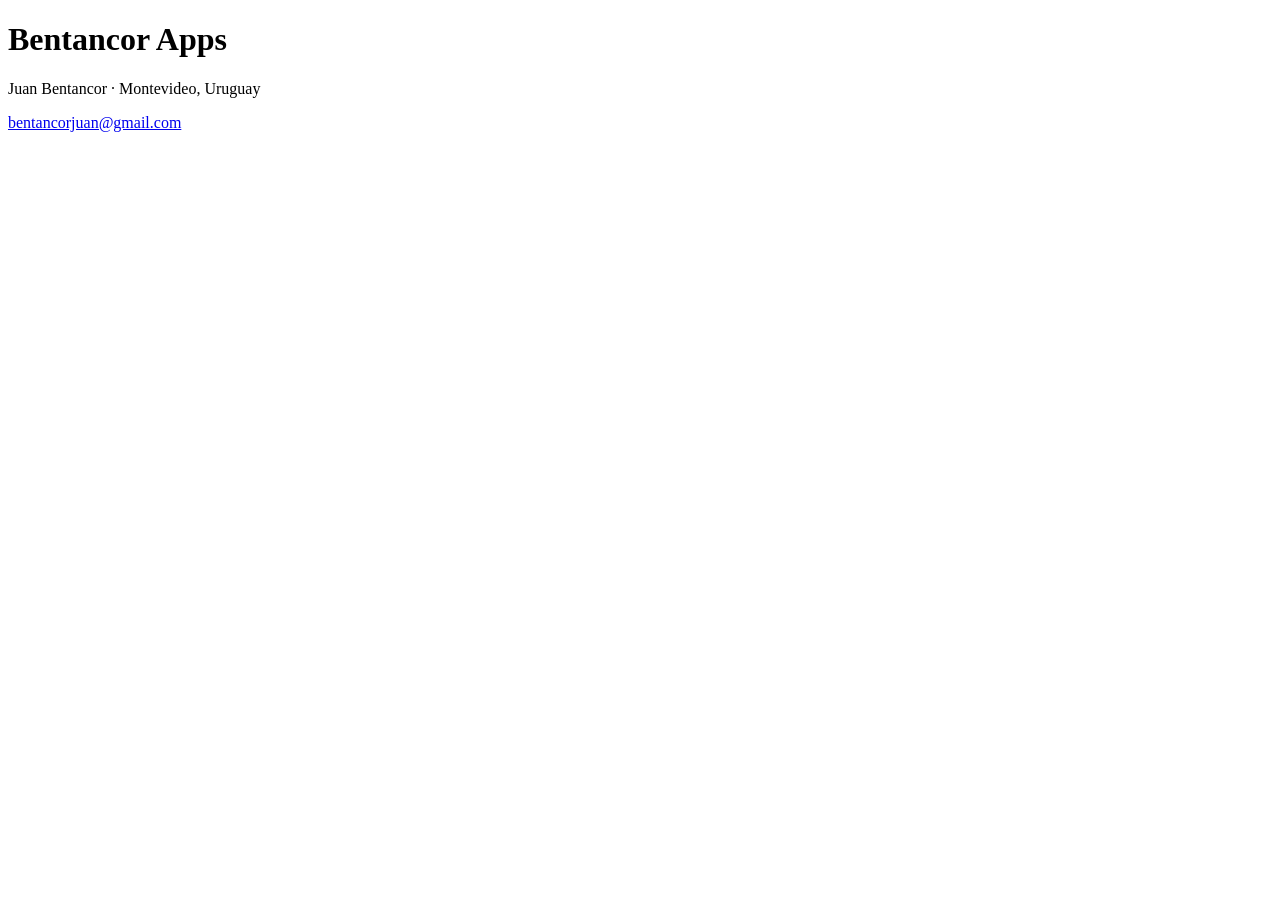
<file: index.html>
﻿<!DOCTYPE html>
<html lang="es">
<head><meta charset="utf-8"><title>Bentancor Apps</title></head>
<body>
  <h1>Bentancor Apps</h1>
  <p>Juan Bentancor · Montevideo, Uruguay</p>
  <p><a href="mailto:bentancorjuan@gmail.com">bentancorjuan@gmail.com</a></p>
</body>
</html>
</file>
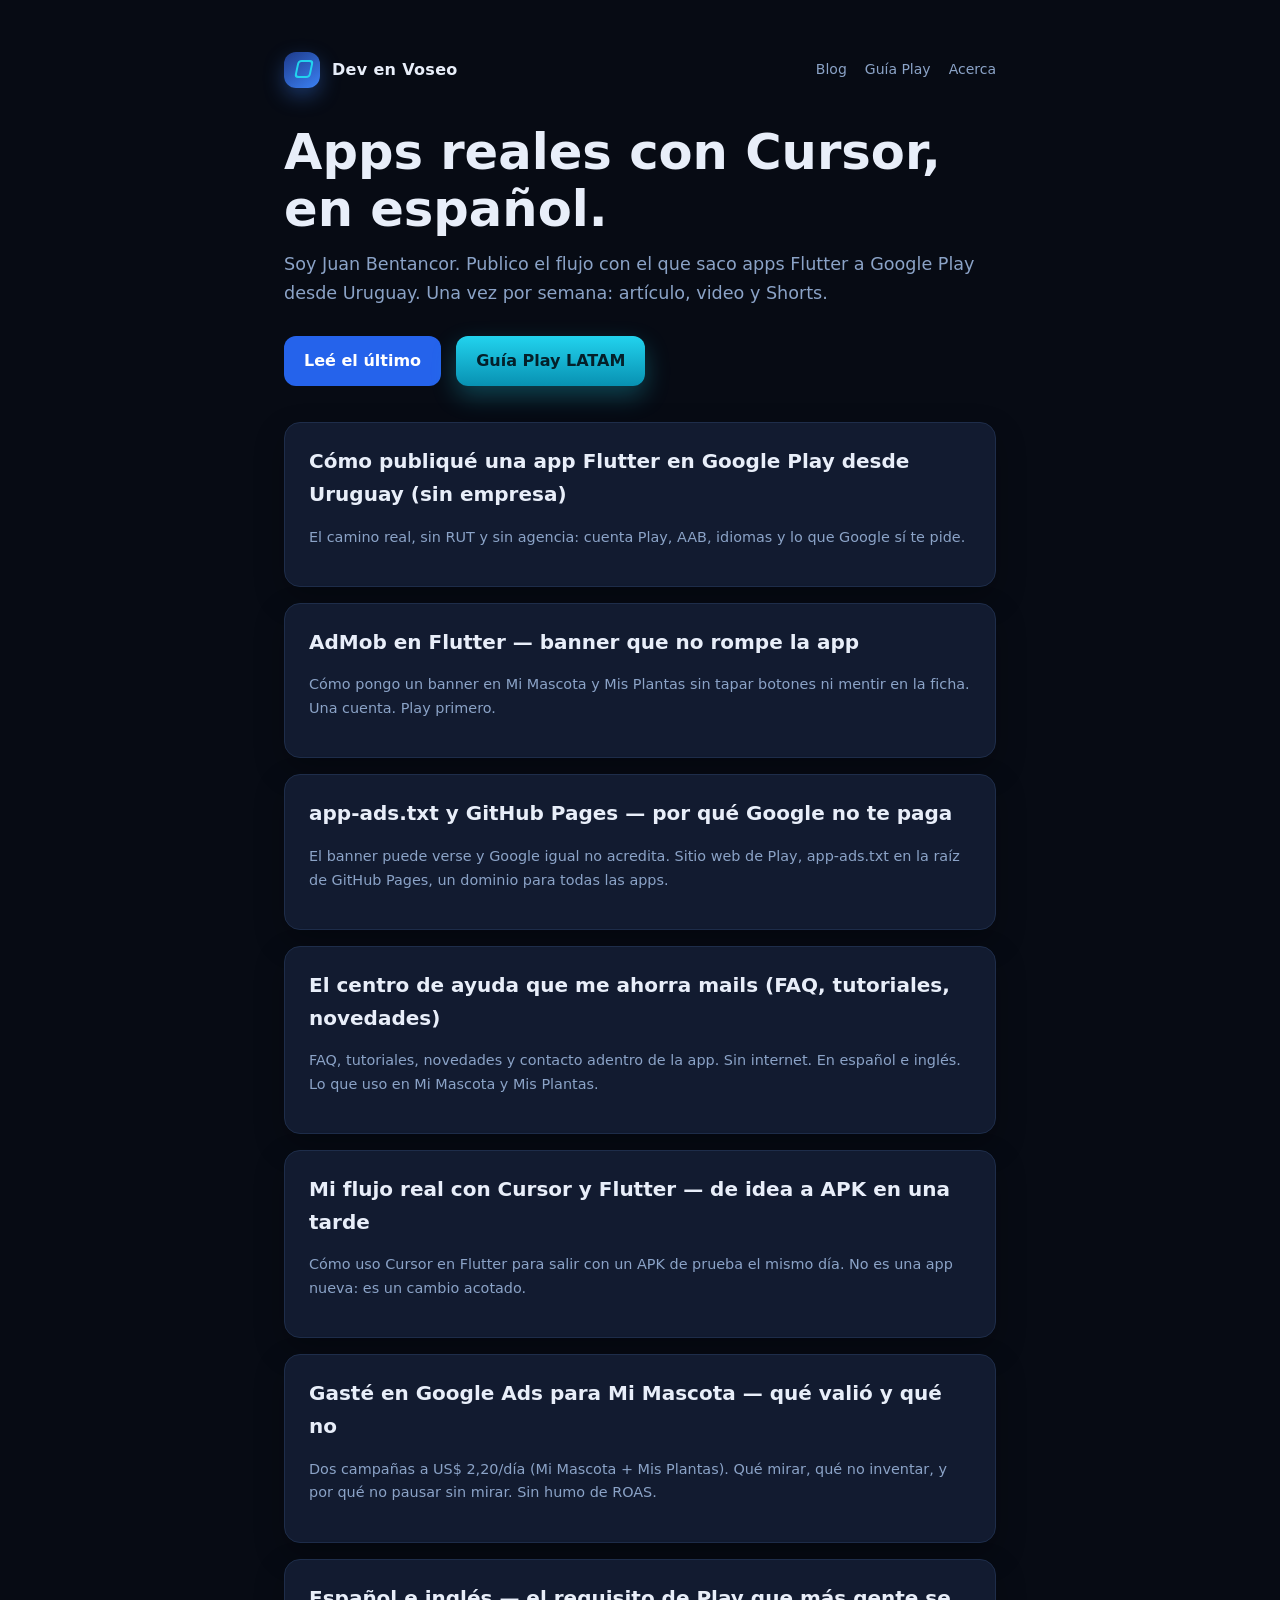
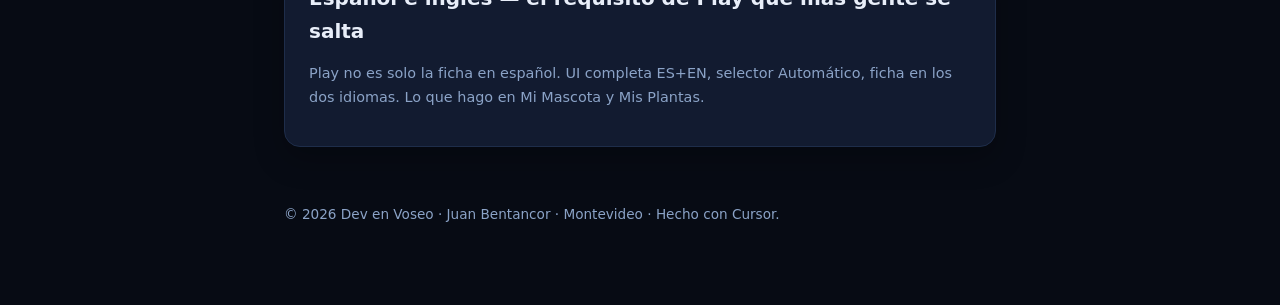
<file: dev-en-voseo/index.html>
<!DOCTYPE html>
<html lang="es">
<head>
<meta charset="utf-8">
<meta name="viewport" content="width=device-width, initial-scale=1">
<title>Blog · Dev en Voseo</title>
<meta name="description" content="Tutoriales Flutter y Cursor en español rioplatense.">
<link rel="stylesheet" href="./estilos.css">
</head>
<body>
<div class="wrap">
<header class="site">
  <a class="brand" href="./"><span class="logo"></span>Dev en Voseo</a>
  <nav>
    <a href="./">Blog</a>
    <a href="./guia.html">Guía Play</a>
    <a href="./acerca.html">Acerca</a>
  </nav>
</header>

<section class="hero">
  <h1>Apps reales con Cursor, en español.</h1>
  <p>Soy Juan Bentancor. Publico el flujo con el que saco apps Flutter a Google Play desde Uruguay. Una vez por semana: artículo, video y Shorts.</p>
  <a class="btn" href="./publicar-app-flutter-google-play-uruguay.html">Leé el último</a>
  <a class="btn btn-cta" href="./guia.html" style="margin-left:10px">Guía Play LATAM</a>
</section>
<div class="grid"><article class="card"><h2><a href="./publicar-app-flutter-google-play-uruguay.html">Cómo publiqué una app Flutter en Google Play desde Uruguay (sin empresa)</a></h2><p class="muted">El camino real, sin RUT y sin agencia: cuenta Play, AAB, idiomas y lo que Google sí te pide.</p></article><article class="card"><h2><a href="./admob-flutter-banner-discreto.html">AdMob en Flutter — banner que no rompe la app</a></h2><p class="muted">Cómo pongo un banner en Mi Mascota y Mis Plantas sin tapar botones ni mentir en la ficha. Una cuenta. Play primero.</p></article><article class="card"><h2><a href="./app-ads-txt-github-pages.html">app-ads.txt y GitHub Pages — por qué Google no te paga</a></h2><p class="muted">El banner puede verse y Google igual no acredita. Sitio web de Play, app-ads.txt en la raíz de GitHub Pages, un dominio para todas las apps.</p></article><article class="card"><h2><a href="./centro-ayuda-apps-flutter.html">El centro de ayuda que me ahorra mails (FAQ, tutoriales, novedades)</a></h2><p class="muted">FAQ, tutoriales, novedades y contacto adentro de la app. Sin internet. En español e inglés. Lo que uso en Mi Mascota y Mis Plantas.</p></article><article class="card"><h2><a href="./cursor-flutter-flujo-diario.html">Mi flujo real con Cursor y Flutter — de idea a APK en una tarde</a></h2><p class="muted">Cómo uso Cursor en Flutter para salir con un APK de prueba el mismo día. No es una app nueva: es un cambio acotado.</p></article><article class="card"><h2><a href="./google-ads-app-mascotas.html">Gasté en Google Ads para Mi Mascota — qué valió y qué no</a></h2><p class="muted">Dos campañas a US$ 2,20/día (Mi Mascota + Mis Plantas). Qué mirar, qué no inventar, y por qué no pausar sin mirar. Sin humo de ROAS.</p></article><article class="card"><h2><a href="./i18n-espanol-ingles-google-play.html">Español e inglés — el requisito de Play que más gente se salta</a></h2><p class="muted">Play no es solo la ficha en español. UI completa ES+EN, selector Automático, ficha en los dos idiomas. Lo que hago en Mi Mascota y Mis Plantas.</p></article></div>

<footer>© 2026 Dev en Voseo · Juan Bentancor · Montevideo · Hecho con Cursor.</footer>
</div>
</body>
</html>
</file>
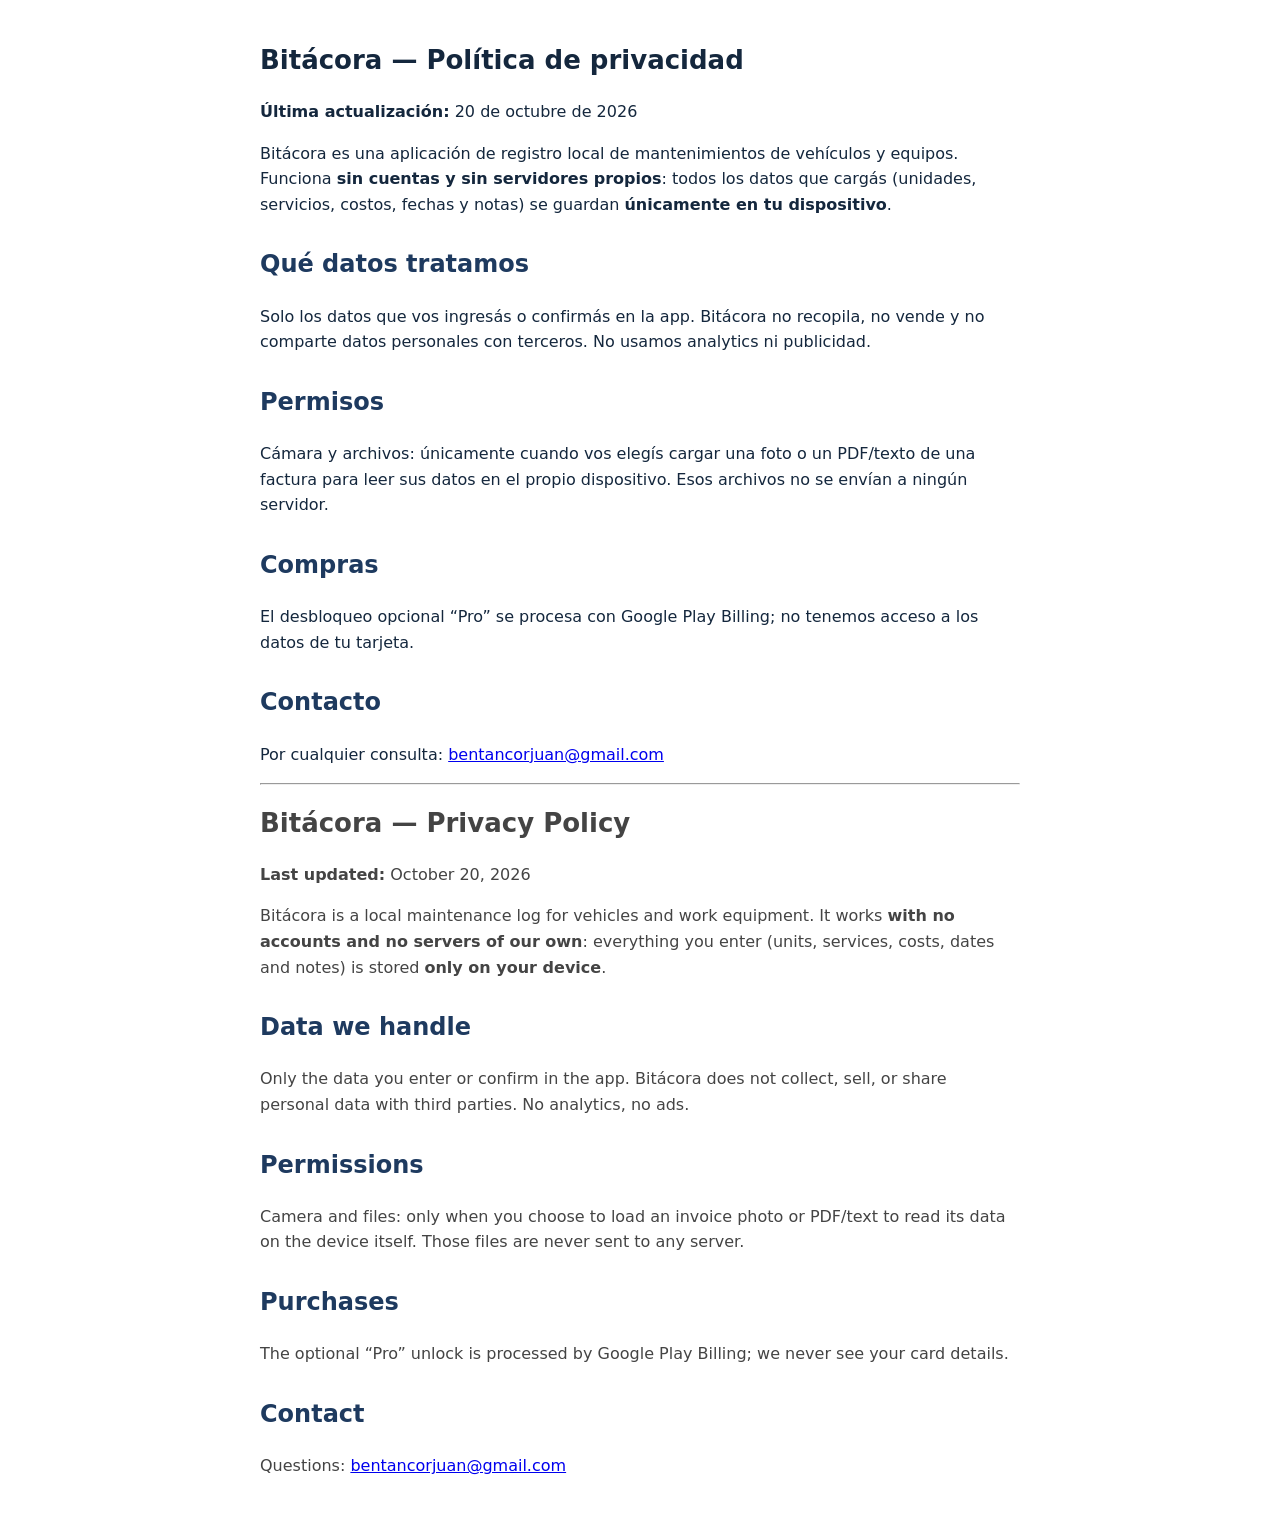
<file: bitacora-privacy.html>
<!doctype html>
<html lang="es">
<head>
<meta charset="utf-8">
<meta name="viewport" content="width=device-width, initial-scale=1">
<title>Bitácora — Política de privacidad / Privacy Policy</title>
<style>
body{font-family:system-ui,Segoe UI,Roboto,sans-serif;max-width:760px;margin:40px auto;padding:0 20px;line-height:1.6;color:#14273D}
h1{font-size:26px}h2{margin-top:28px;color:#1E3A5F}.en{color:#444}
</style>
</head>
<body>
<h1>Bitácora — Política de privacidad</h1>
<p><strong>Última actualización:</strong> 20 de octubre de 2026</p>
<p>Bitácora es una aplicación de registro local de mantenimientos de vehículos y equipos. Funciona <strong>sin cuentas y sin servidores propios</strong>: todos los datos que cargás (unidades, servicios, costos, fechas y notas) se guardan <strong>únicamente en tu dispositivo</strong>.</p>
<h2>Qué datos tratamos</h2>
<p>Solo los datos que vos ingresás o confirmás en la app. Bitácora no recopila, no vende y no comparte datos personales con terceros. No usamos analytics ni publicidad.</p>
<h2>Permisos</h2>
<p>Cámara y archivos: únicamente cuando vos elegís cargar una foto o un PDF/texto de una factura para leer sus datos en el propio dispositivo. Esos archivos no se envían a ningún servidor.</p>
<h2>Compras</h2>
<p>El desbloqueo opcional “Pro” se procesa con Google Play Billing; no tenemos acceso a los datos de tu tarjeta.</p>
<h2>Contacto</h2>
<p>Por cualquier consulta: <a href="mailto:bentancorjuan@gmail.com">bentancorjuan@gmail.com</a></p>

<hr>
<div class="en">
<h1>Bitácora — Privacy Policy</h1>
<p><strong>Last updated:</strong> October 20, 2026</p>
<p>Bitácora is a local maintenance log for vehicles and work equipment. It works <strong>with no accounts and no servers of our own</strong>: everything you enter (units, services, costs, dates and notes) is stored <strong>only on your device</strong>.</p>
<h2>Data we handle</h2>
<p>Only the data you enter or confirm in the app. Bitácora does not collect, sell, or share personal data with third parties. No analytics, no ads.</p>
<h2>Permissions</h2>
<p>Camera and files: only when you choose to load an invoice photo or PDF/text to read its data on the device itself. Those files are never sent to any server.</p>
<h2>Purchases</h2>
<p>The optional “Pro” unlock is processed by Google Play Billing; we never see your card details.</p>
<h2>Contact</h2>
<p>Questions: <a href="mailto:bentancorjuan@gmail.com">bentancorjuan@gmail.com</a></p>
</div>
</body>
</html>
</file>
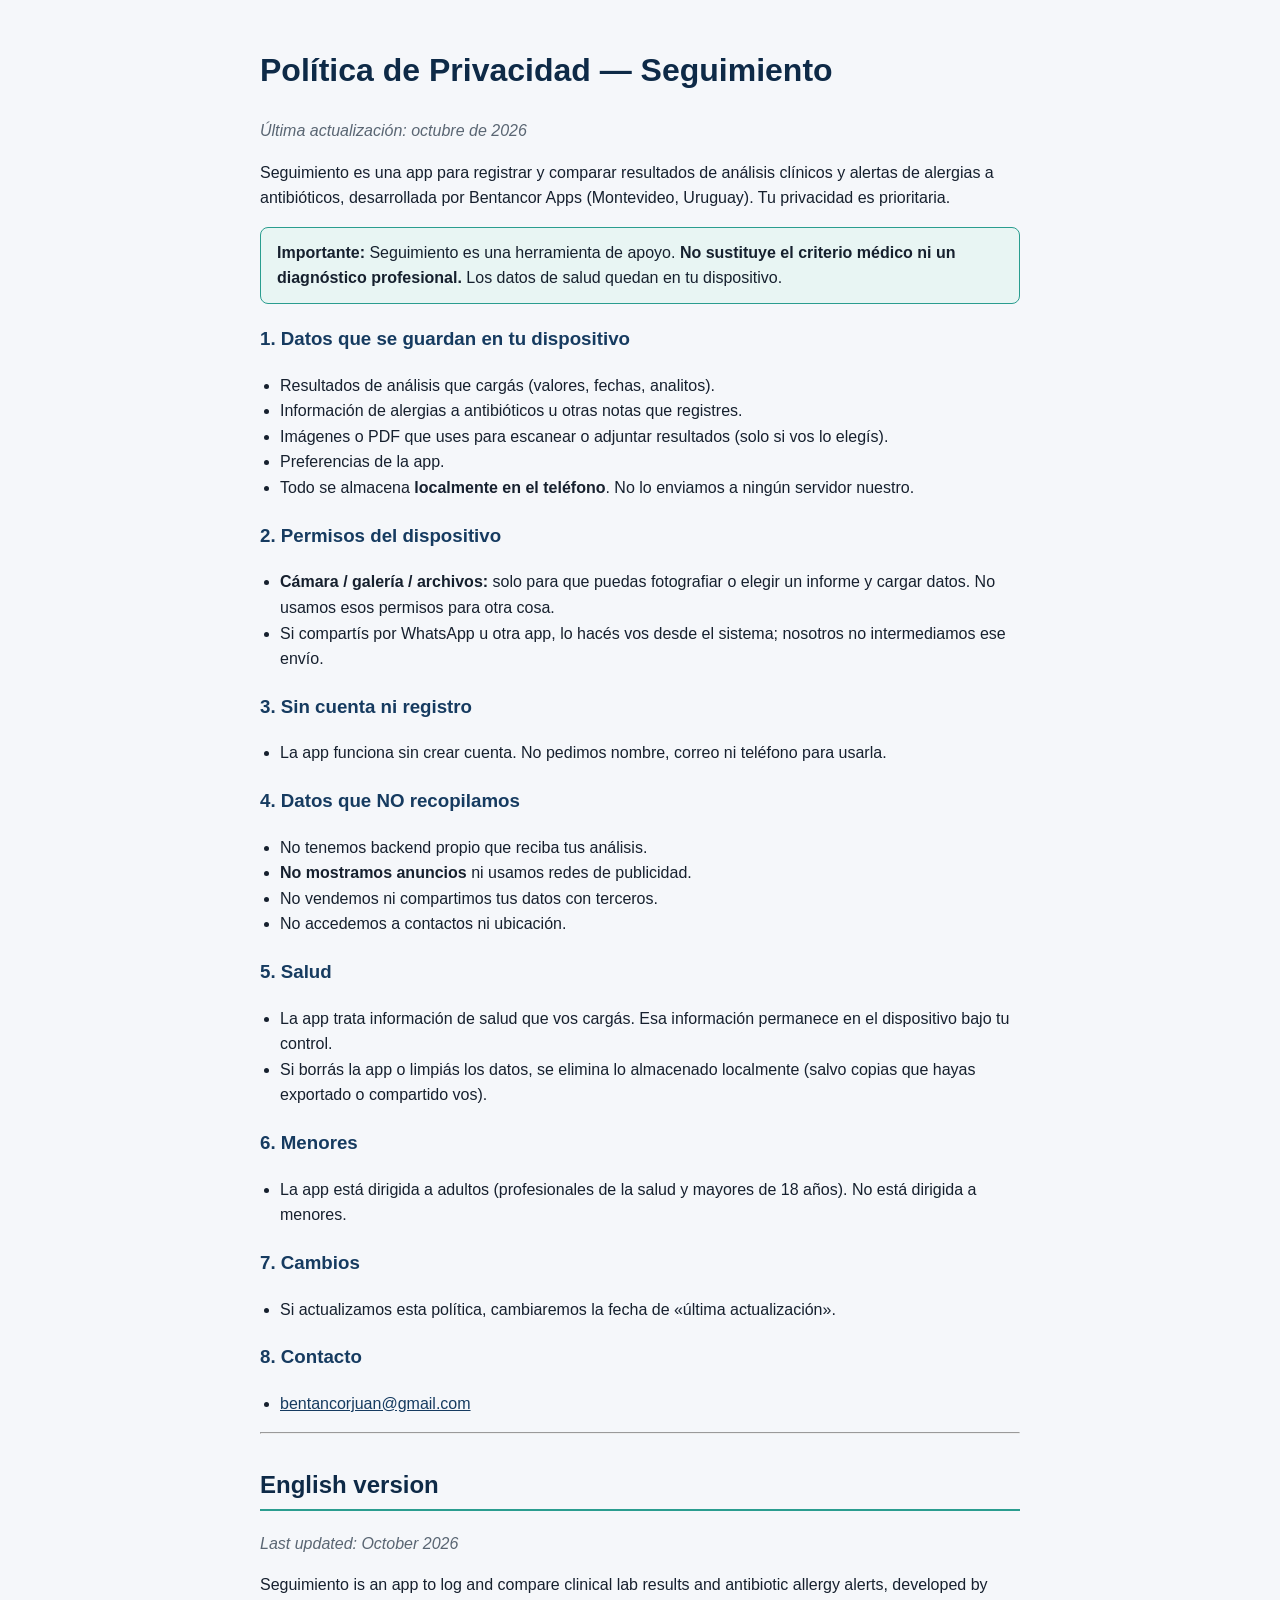
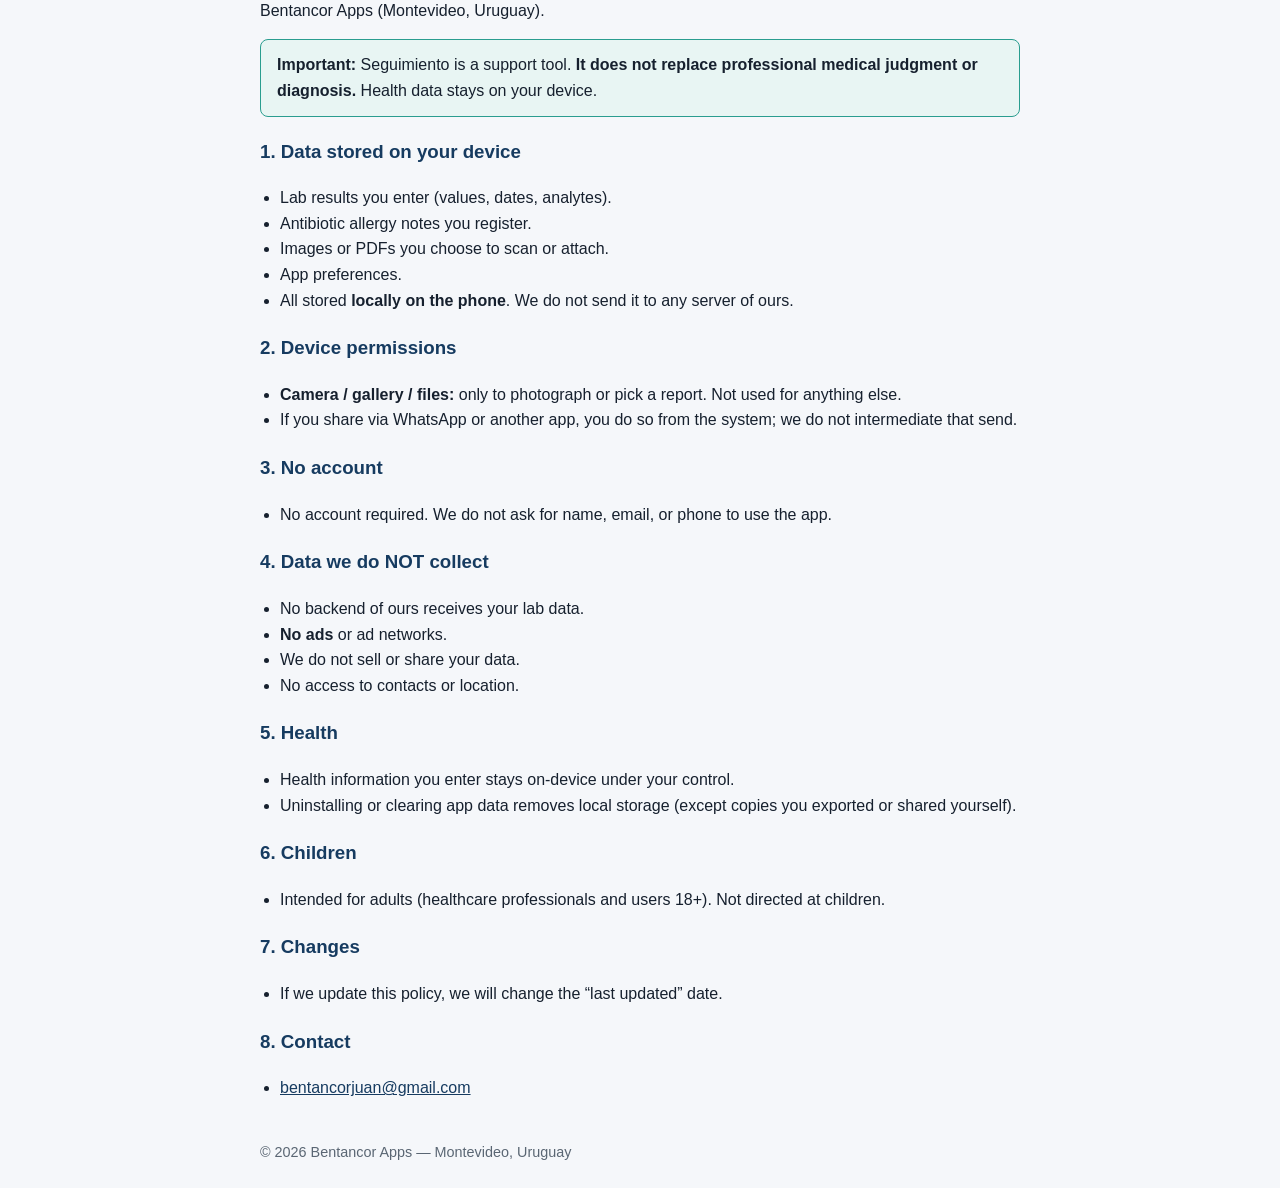
<file: seguimiento-privacy.html>
<!DOCTYPE html>
<html lang="es">
<head>
  <meta charset="UTF-8">
  <meta name="viewport" content="width=device-width, initial-scale=1.0">
  <title>Política de Privacidad - Seguimiento</title>
  <style>
    body { font-family: -apple-system, Segoe UI, Roboto, Arial, sans-serif; line-height: 1.6; color: #16202e; max-width: 760px; margin: 0 auto; padding: 24px; background: #f5f7fa; }
    h1 { color: #0e2a47; }
    h2 { color: #0e2a47; margin-top: 32px; border-bottom: 2px solid #2a9d8f; padding-bottom: 4px; }
    h3 { color: #163b60; margin-top: 20px; }
    .updated { color: #5a6673; font-style: italic; }
    .aviso { background: #e8f5f3; border: 1px solid #2a9d8f; border-radius: 8px; padding: 12px 16px; margin: 16px 0; }
    ul { padding-left: 20px; }
    a { color: #163b60; }
    footer { margin-top: 40px; font-size: 0.9em; color: #5a6673; }
  </style>
</head>
<body>
  <h1>Política de Privacidad — Seguimiento</h1>
  <p class="updated">Última actualización: octubre de 2026</p>
  <p>Seguimiento es una app para registrar y comparar resultados de análisis clínicos y alertas de alergias a antibióticos, desarrollada por Bentancor Apps (Montevideo, Uruguay). Tu privacidad es prioritaria.</p>

  <div class="aviso">
    <strong>Importante:</strong> Seguimiento es una herramienta de apoyo. <strong>No sustituye el criterio médico ni un diagnóstico profesional.</strong> Los datos de salud quedan en tu dispositivo.
  </div>

  <h3>1. Datos que se guardan en tu dispositivo</h3>
  <ul>
    <li>Resultados de análisis que cargás (valores, fechas, analitos).</li>
    <li>Información de alergias a antibióticos u otras notas que registres.</li>
    <li>Imágenes o PDF que uses para escanear o adjuntar resultados (solo si vos lo elegís).</li>
    <li>Preferencias de la app.</li>
    <li>Todo se almacena <strong>localmente en el teléfono</strong>. No lo enviamos a ningún servidor nuestro.</li>
  </ul>

  <h3>2. Permisos del dispositivo</h3>
  <ul>
    <li><strong>Cámara / galería / archivos:</strong> solo para que puedas fotografiar o elegir un informe y cargar datos. No usamos esos permisos para otra cosa.</li>
    <li>Si compartís por WhatsApp u otra app, lo hacés vos desde el sistema; nosotros no intermediamos ese envío.</li>
  </ul>

  <h3>3. Sin cuenta ni registro</h3>
  <ul>
    <li>La app funciona sin crear cuenta. No pedimos nombre, correo ni teléfono para usarla.</li>
  </ul>

  <h3>4. Datos que NO recopilamos</h3>
  <ul>
    <li>No tenemos backend propio que reciba tus análisis.</li>
    <li><strong>No mostramos anuncios</strong> ni usamos redes de publicidad.</li>
    <li>No vendemos ni compartimos tus datos con terceros.</li>
    <li>No accedemos a contactos ni ubicación.</li>
  </ul>

  <h3>5. Salud</h3>
  <ul>
    <li>La app trata información de salud que vos cargás. Esa información permanece en el dispositivo bajo tu control.</li>
    <li>Si borrás la app o limpiás los datos, se elimina lo almacenado localmente (salvo copias que hayas exportado o compartido vos).</li>
  </ul>

  <h3>6. Menores</h3>
  <ul>
    <li>La app está dirigida a adultos (profesionales de la salud y mayores de 18 años). No está dirigida a menores.</li>
  </ul>

  <h3>7. Cambios</h3>
  <ul>
    <li>Si actualizamos esta política, cambiaremos la fecha de «última actualización».</li>
  </ul>

  <h3>8. Contacto</h3>
  <ul>
    <li><a href="mailto:bentancorjuan@gmail.com">bentancorjuan@gmail.com</a></li>
  </ul>

  <hr>

  <h2>English version</h2>
  <p class="updated">Last updated: October 2026</p>
  <p>Seguimiento is an app to log and compare clinical lab results and antibiotic allergy alerts, developed by Bentancor Apps (Montevideo, Uruguay).</p>

  <div class="aviso">
    <strong>Important:</strong> Seguimiento is a support tool. <strong>It does not replace professional medical judgment or diagnosis.</strong> Health data stays on your device.
  </div>

  <h3>1. Data stored on your device</h3>
  <ul>
    <li>Lab results you enter (values, dates, analytes).</li>
    <li>Antibiotic allergy notes you register.</li>
    <li>Images or PDFs you choose to scan or attach.</li>
    <li>App preferences.</li>
    <li>All stored <strong>locally on the phone</strong>. We do not send it to any server of ours.</li>
  </ul>

  <h3>2. Device permissions</h3>
  <ul>
    <li><strong>Camera / gallery / files:</strong> only to photograph or pick a report. Not used for anything else.</li>
    <li>If you share via WhatsApp or another app, you do so from the system; we do not intermediate that send.</li>
  </ul>

  <h3>3. No account</h3>
  <ul><li>No account required. We do not ask for name, email, or phone to use the app.</li></ul>

  <h3>4. Data we do NOT collect</h3>
  <ul>
    <li>No backend of ours receives your lab data.</li>
    <li><strong>No ads</strong> or ad networks.</li>
    <li>We do not sell or share your data.</li>
    <li>No access to contacts or location.</li>
  </ul>

  <h3>5. Health</h3>
  <ul>
    <li>Health information you enter stays on-device under your control.</li>
    <li>Uninstalling or clearing app data removes local storage (except copies you exported or shared yourself).</li>
  </ul>

  <h3>6. Children</h3>
  <ul><li>Intended for adults (healthcare professionals and users 18+). Not directed at children.</li></ul>

  <h3>7. Changes</h3>
  <ul><li>If we update this policy, we will change the “last updated” date.</li></ul>

  <h3>8. Contact</h3>
  <ul><li><a href="mailto:bentancorjuan@gmail.com">bentancorjuan@gmail.com</a></li></ul>

  <footer>© 2026 Bentancor Apps — Montevideo, Uruguay</footer>
</body>
</html>
</file>
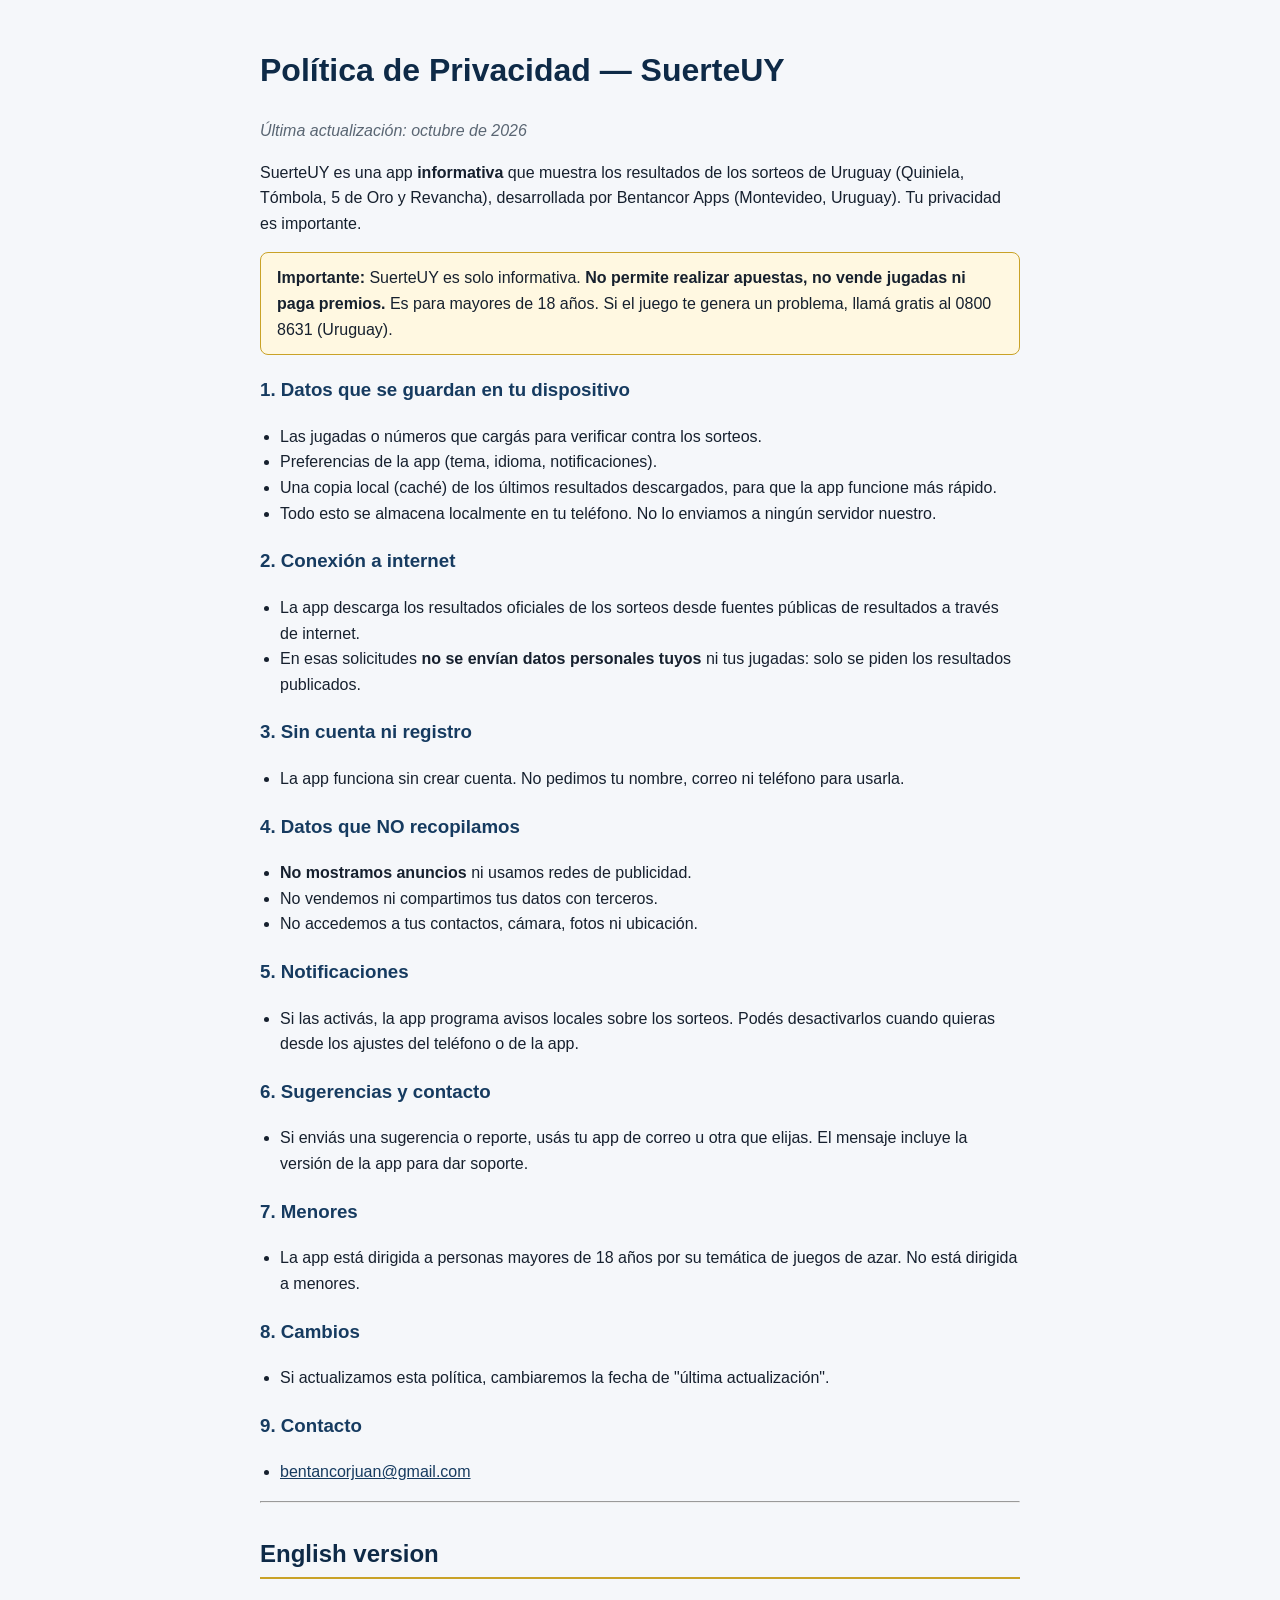
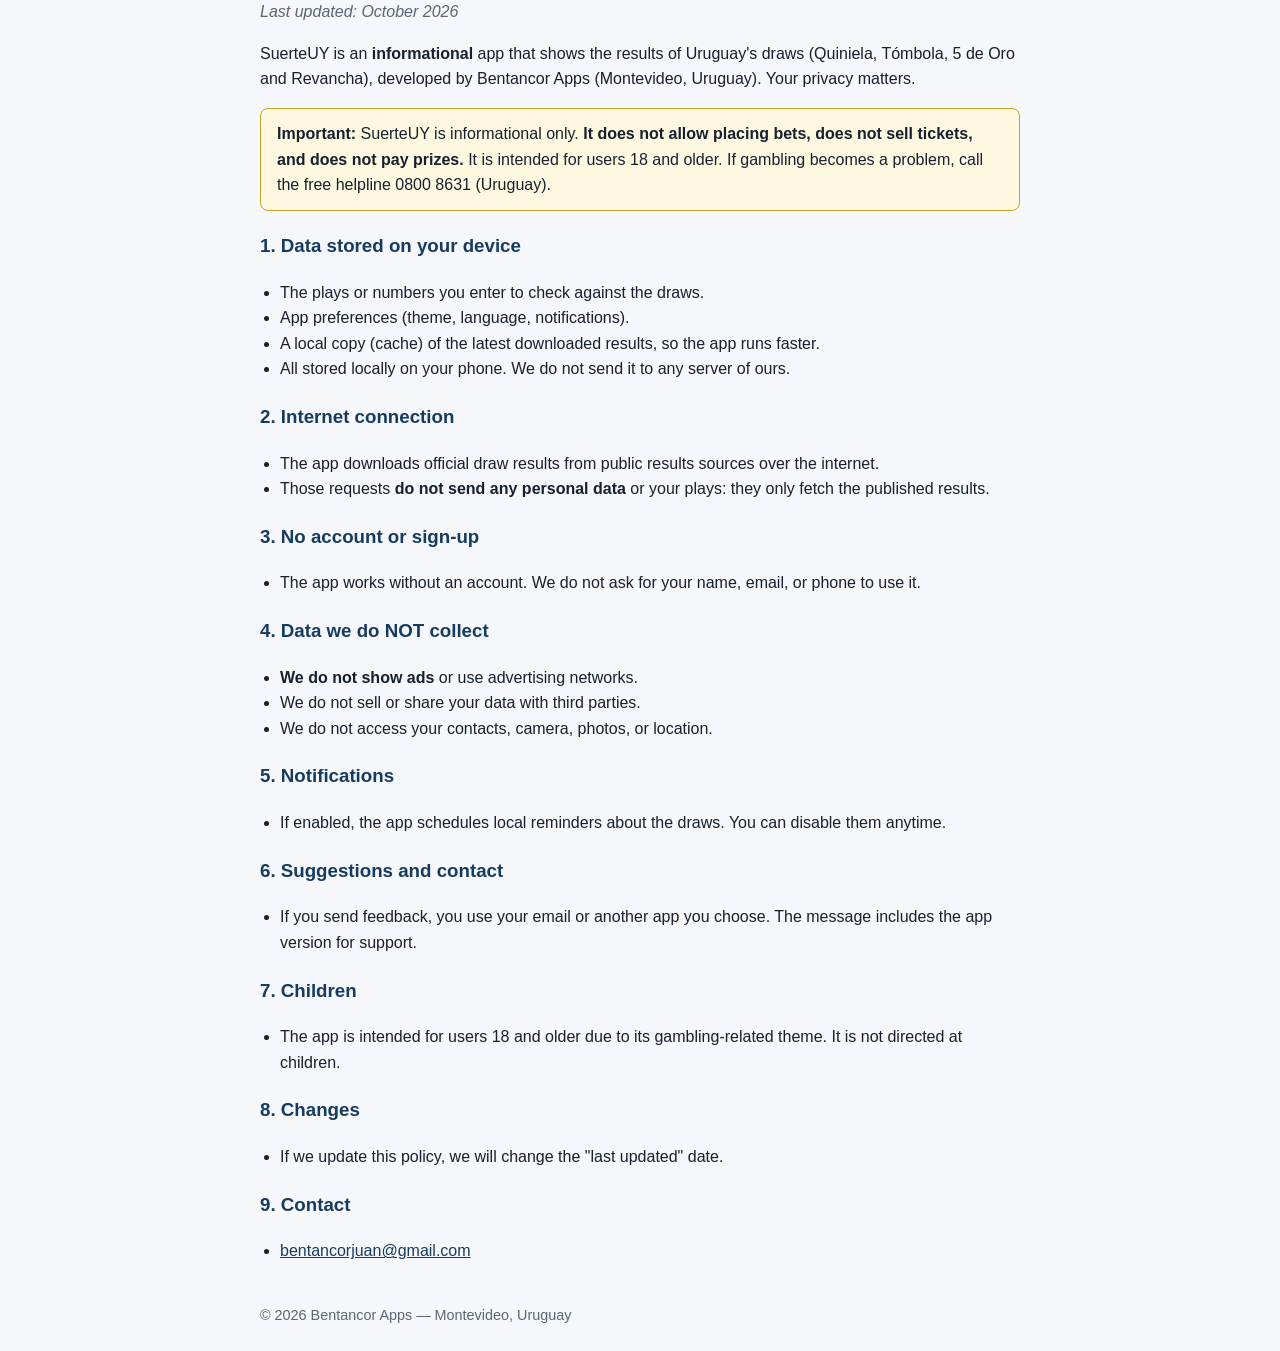
<file: suerteuy-privacy.html>
<!DOCTYPE html>
<html lang="es">
<head>
  <meta charset="UTF-8">
  <meta name="viewport" content="width=device-width, initial-scale=1.0">
  <title>Política de Privacidad - SuerteUY</title>
  <style>
    body { font-family: -apple-system, Segoe UI, Roboto, Arial, sans-serif; line-height: 1.6; color: #16202e; max-width: 760px; margin: 0 auto; padding: 24px; background: #f5f7fa; }
    h1 { color: #0e2a47; }
    h2 { color: #0e2a47; margin-top: 32px; border-bottom: 2px solid #c9a227; padding-bottom: 4px; }
    h3 { color: #163b60; margin-top: 20px; }
    .updated { color: #5a6673; font-style: italic; }
    .aviso { background: #fff8e1; border: 1px solid #c9a227; border-radius: 8px; padding: 12px 16px; margin: 16px 0; }
    ul { padding-left: 20px; }
    a { color: #163b60; }
    footer { margin-top: 40px; font-size: 0.9em; color: #5a6673; }
  </style>
</head>
<body>
  <h1>Política de Privacidad — SuerteUY</h1>
  <p class="updated">Última actualización: octubre de 2026</p>
  <p>SuerteUY es una app <strong>informativa</strong> que muestra los resultados de los sorteos de Uruguay (Quiniela, Tómbola, 5 de Oro y Revancha), desarrollada por Bentancor Apps (Montevideo, Uruguay). Tu privacidad es importante.</p>

  <div class="aviso">
    <strong>Importante:</strong> SuerteUY es solo informativa. <strong>No permite realizar apuestas, no vende jugadas ni paga premios.</strong> Es para mayores de 18 años. Si el juego te genera un problema, llamá gratis al 0800 8631 (Uruguay).
  </div>

  <h3>1. Datos que se guardan en tu dispositivo</h3>
  <ul>
    <li>Las jugadas o números que cargás para verificar contra los sorteos.</li>
    <li>Preferencias de la app (tema, idioma, notificaciones).</li>
    <li>Una copia local (caché) de los últimos resultados descargados, para que la app funcione más rápido.</li>
    <li>Todo esto se almacena localmente en tu teléfono. No lo enviamos a ningún servidor nuestro.</li>
  </ul>

  <h3>2. Conexión a internet</h3>
  <ul>
    <li>La app descarga los resultados oficiales de los sorteos desde fuentes públicas de resultados a través de internet.</li>
    <li>En esas solicitudes <strong>no se envían datos personales tuyos</strong> ni tus jugadas: solo se piden los resultados publicados.</li>
  </ul>

  <h3>3. Sin cuenta ni registro</h3>
  <ul><li>La app funciona sin crear cuenta. No pedimos tu nombre, correo ni teléfono para usarla.</li></ul>

  <h3>4. Datos que NO recopilamos</h3>
  <ul>
    <li><strong>No mostramos anuncios</strong> ni usamos redes de publicidad.</li>
    <li>No vendemos ni compartimos tus datos con terceros.</li>
    <li>No accedemos a tus contactos, cámara, fotos ni ubicación.</li>
  </ul>

  <h3>5. Notificaciones</h3>
  <ul><li>Si las activás, la app programa avisos locales sobre los sorteos. Podés desactivarlos cuando quieras desde los ajustes del teléfono o de la app.</li></ul>

  <h3>6. Sugerencias y contacto</h3>
  <ul><li>Si enviás una sugerencia o reporte, usás tu app de correo u otra que elijas. El mensaje incluye la versión de la app para dar soporte.</li></ul>

  <h3>7. Menores</h3>
  <ul><li>La app está dirigida a personas mayores de 18 años por su temática de juegos de azar. No está dirigida a menores.</li></ul>

  <h3>8. Cambios</h3>
  <ul><li>Si actualizamos esta política, cambiaremos la fecha de "última actualización".</li></ul>

  <h3>9. Contacto</h3>
  <ul><li><a href="mailto:bentancorjuan@gmail.com">bentancorjuan@gmail.com</a></li></ul>

  <hr>

  <h2>English version</h2>
  <p class="updated">Last updated: October 2026</p>
  <p>SuerteUY is an <strong>informational</strong> app that shows the results of Uruguay's draws (Quiniela, Tómbola, 5 de Oro and Revancha), developed by Bentancor Apps (Montevideo, Uruguay). Your privacy matters.</p>

  <div class="aviso">
    <strong>Important:</strong> SuerteUY is informational only. <strong>It does not allow placing bets, does not sell tickets, and does not pay prizes.</strong> It is intended for users 18 and older. If gambling becomes a problem, call the free helpline 0800 8631 (Uruguay).
  </div>

  <h3>1. Data stored on your device</h3>
  <ul>
    <li>The plays or numbers you enter to check against the draws.</li>
    <li>App preferences (theme, language, notifications).</li>
    <li>A local copy (cache) of the latest downloaded results, so the app runs faster.</li>
    <li>All stored locally on your phone. We do not send it to any server of ours.</li>
  </ul>

  <h3>2. Internet connection</h3>
  <ul>
    <li>The app downloads official draw results from public results sources over the internet.</li>
    <li>Those requests <strong>do not send any personal data</strong> or your plays: they only fetch the published results.</li>
  </ul>

  <h3>3. No account or sign-up</h3>
  <ul><li>The app works without an account. We do not ask for your name, email, or phone to use it.</li></ul>

  <h3>4. Data we do NOT collect</h3>
  <ul>
    <li><strong>We do not show ads</strong> or use advertising networks.</li>
    <li>We do not sell or share your data with third parties.</li>
    <li>We do not access your contacts, camera, photos, or location.</li>
  </ul>

  <h3>5. Notifications</h3>
  <ul><li>If enabled, the app schedules local reminders about the draws. You can disable them anytime.</li></ul>

  <h3>6. Suggestions and contact</h3>
  <ul><li>If you send feedback, you use your email or another app you choose. The message includes the app version for support.</li></ul>

  <h3>7. Children</h3>
  <ul><li>The app is intended for users 18 and older due to its gambling-related theme. It is not directed at children.</li></ul>

  <h3>8. Changes</h3>
  <ul><li>If we update this policy, we will change the "last updated" date.</li></ul>

  <h3>9. Contact</h3>
  <ul><li><a href="mailto:bentancorjuan@gmail.com">bentancorjuan@gmail.com</a></li></ul>

  <footer>© 2026 Bentancor Apps — Montevideo, Uruguay</footer>
</body>
</html>
</file>
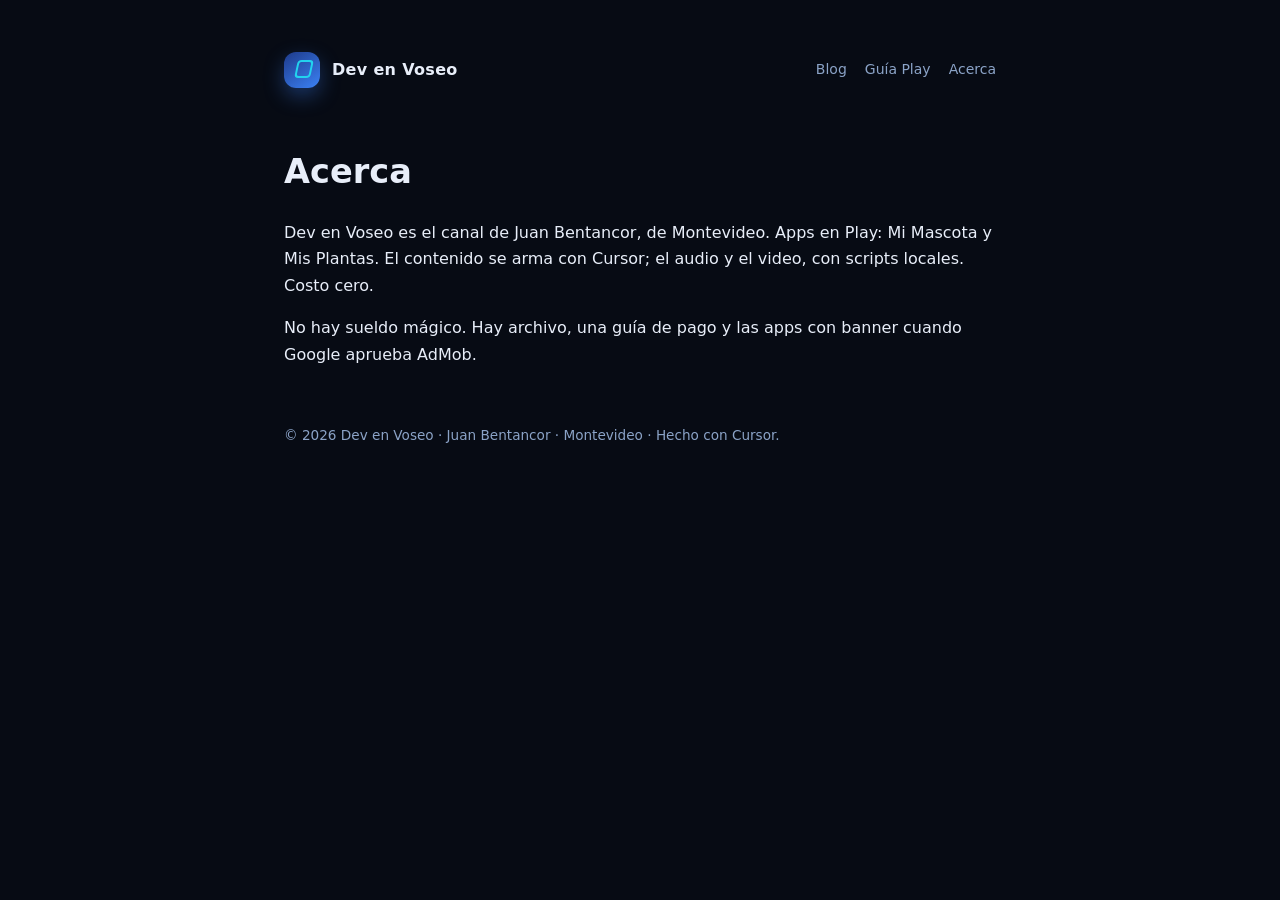
<file: dev-en-voseo/acerca.html>
<!DOCTYPE html>
<html lang="es">
<head>
<meta charset="utf-8">
<meta name="viewport" content="width=device-width, initial-scale=1">
<title>Acerca · Dev en Voseo</title>
<meta name="description" content="Dev en Voseo">
<link rel="stylesheet" href="./estilos.css">
</head>
<body>
<div class="wrap">
<header class="site">
  <a class="brand" href="./"><span class="logo"></span>Dev en Voseo</a>
  <nav>
    <a href="./">Blog</a>
    <a href="./guia.html">Guía Play</a>
    <a href="./acerca.html">Acerca</a>
  </nav>
</header>

<article class="post">
  <h1>Acerca</h1>
  <p>Dev en Voseo es el canal de Juan Bentancor, de Montevideo. Apps en Play: Mi Mascota y Mis Plantas. El contenido se arma con Cursor; el audio y el video, con scripts locales. Costo cero.</p>
  <p>No hay sueldo mágico. Hay archivo, una guía de pago y las apps con banner cuando Google aprueba AdMob.</p>
</article>

<footer>© 2026 Dev en Voseo · Juan Bentancor · Montevideo · Hecho con Cursor.</footer>
</div>
</body>
</html>
</file>
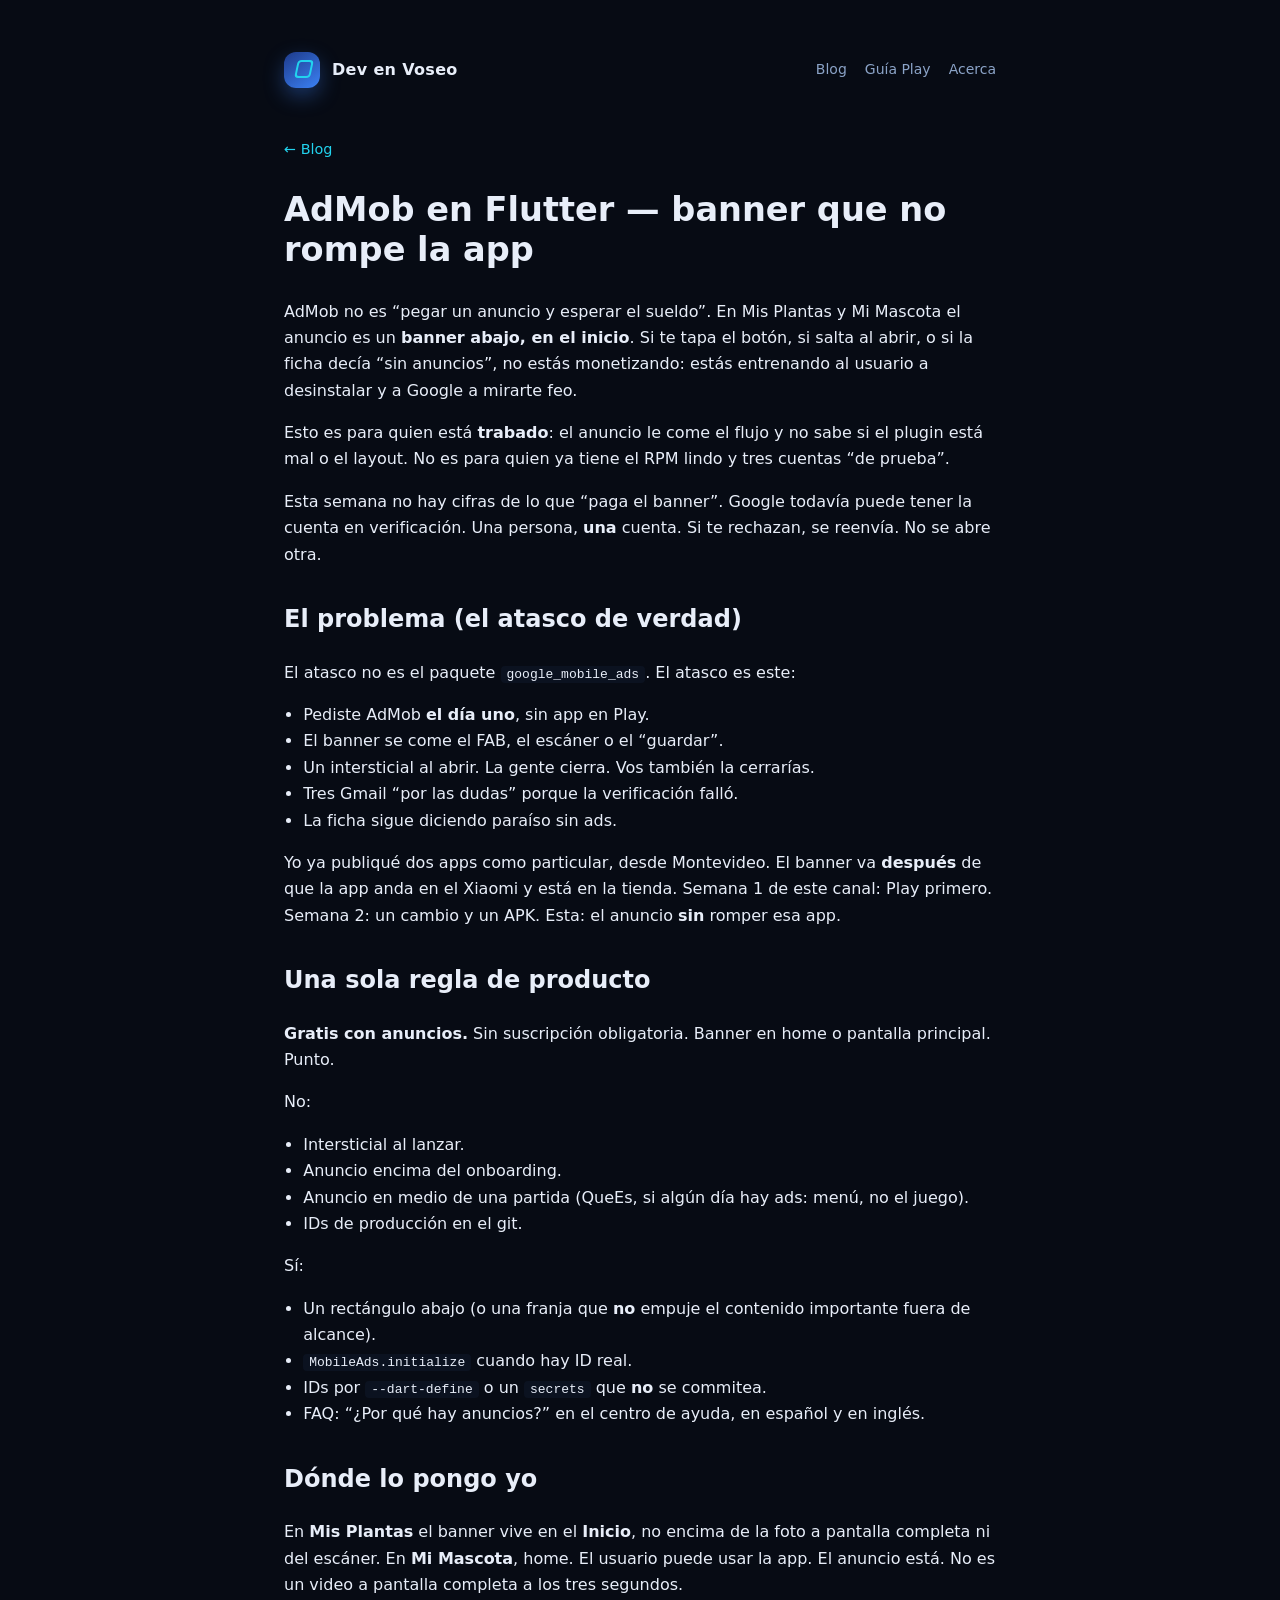
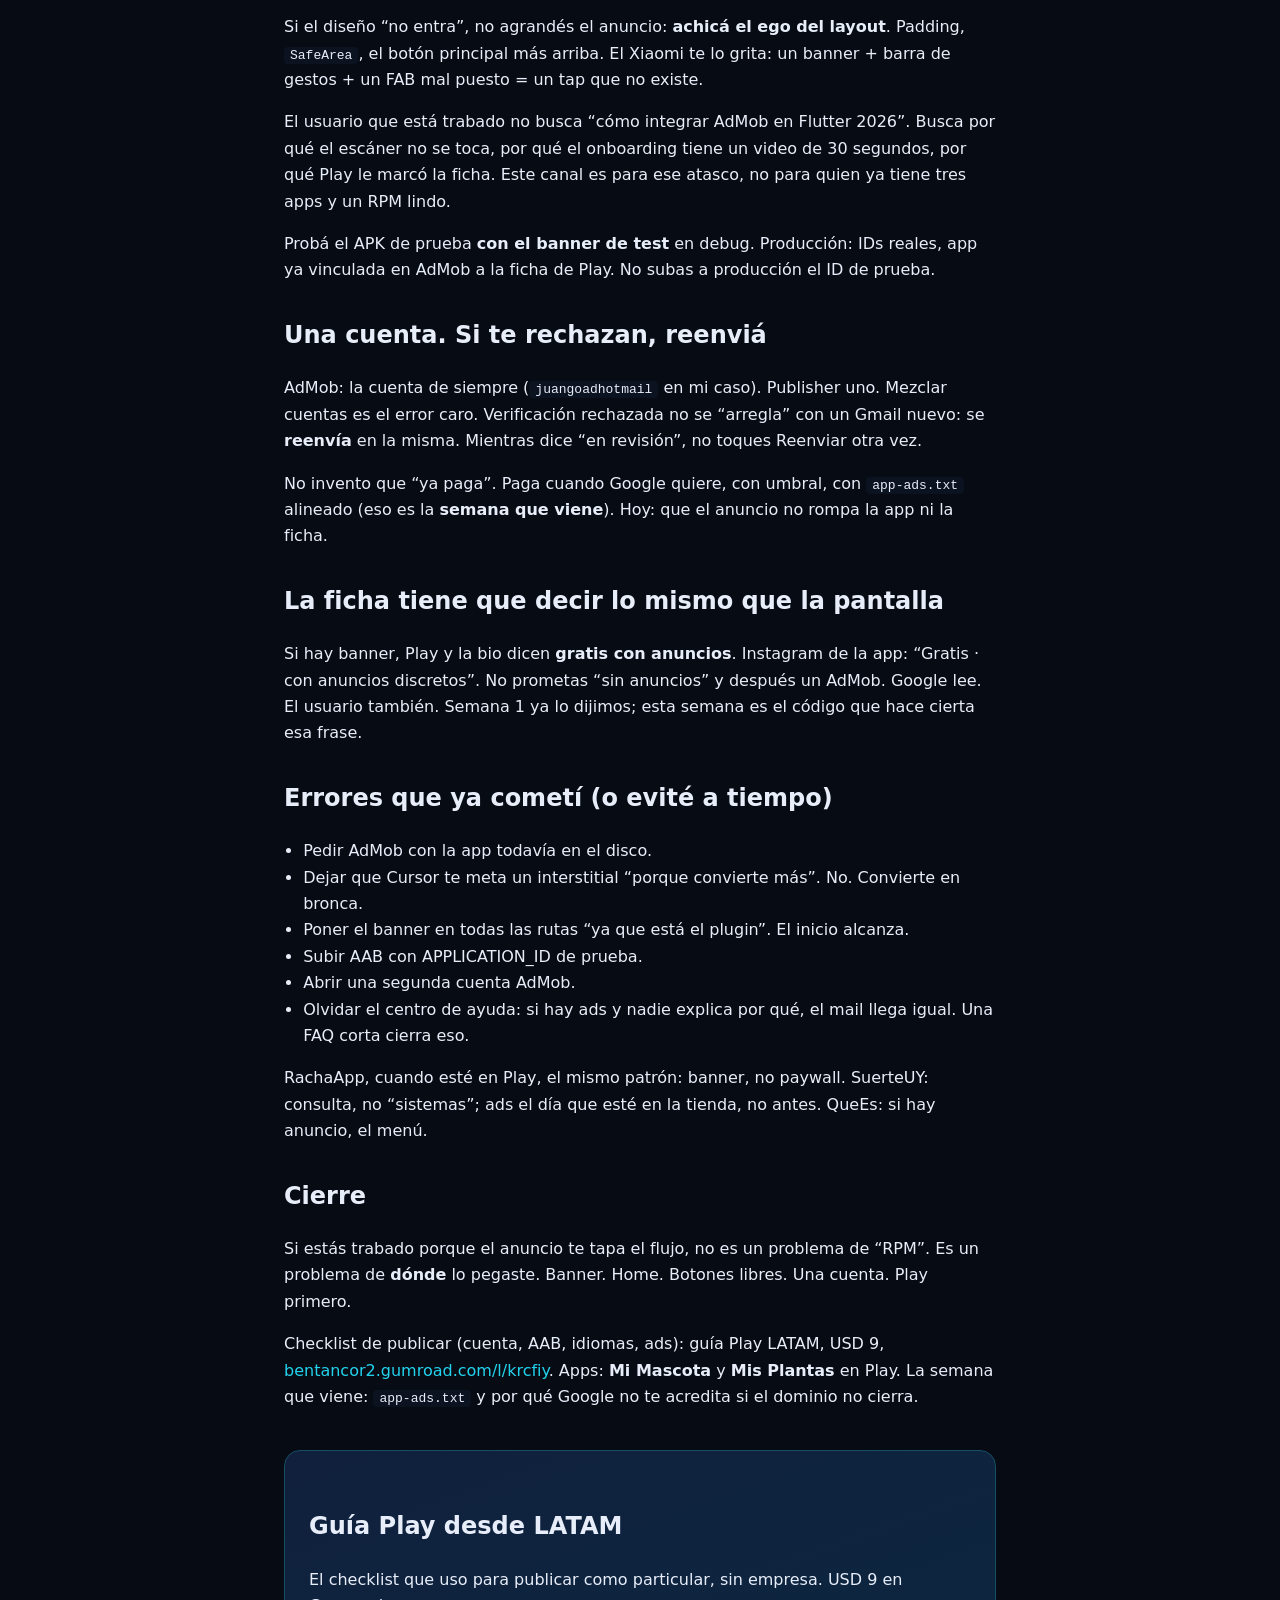
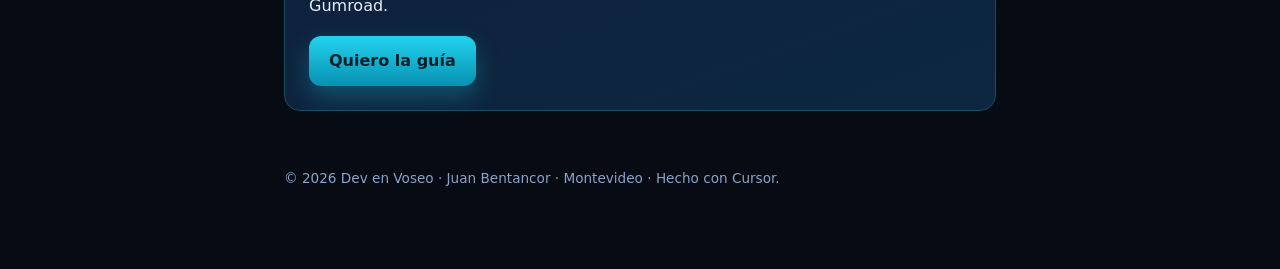
<file: dev-en-voseo/admob-flutter-banner-discreto.html>
<!DOCTYPE html>
<html lang="es">
<head>
<meta charset="utf-8">
<meta name="viewport" content="width=device-width, initial-scale=1">
<title>AdMob en Flutter — banner que no rompe la app · Dev en Voseo</title>
<meta name="description" content="Cómo pongo un banner en Mi Mascota y Mis Plantas sin tapar botones ni mentir en la ficha. Una cuenta. Play primero.">
<link rel="stylesheet" href="./estilos.css">
</head>
<body>
<div class="wrap">
<header class="site">
  <a class="brand" href="./"><span class="logo"></span>Dev en Voseo</a>
  <nav>
    <a href="./">Blog</a>
    <a href="./guia.html">Guía Play</a>
    <a href="./acerca.html">Acerca</a>
  </nav>
</header>

<article class="post">
  <p class="muted"><a href="./">← Blog</a></p>
  <h1>AdMob en Flutter — banner que no rompe la app</h1>
  <p>AdMob no es “pegar un anuncio y esperar el sueldo”. En Mis Plantas y Mi Mascota el anuncio es un <strong>banner abajo, en el inicio</strong>. Si te tapa el botón, si salta al abrir, o si la ficha decía “sin anuncios”, no estás monetizando: estás entrenando al usuario a desinstalar y a Google a mirarte feo.</p>
<p>Esto es para quien está <strong>trabado</strong>: el anuncio le come el flujo y no sabe si el plugin está mal o el layout. No es para quien ya tiene el RPM lindo y tres cuentas “de prueba”.</p>
<p>Esta semana no hay cifras de lo que “paga el banner”. Google todavía puede tener la cuenta en verificación. Una persona, <strong>una</strong> cuenta. Si te rechazan, se reenvía. No se abre otra.</p>
<h2>El problema (el atasco de verdad)</h2>
<p>El atasco no es el paquete <code>google_mobile_ads</code>. El atasco es este:</p>
<ul>
<li>Pediste AdMob <strong>el día uno</strong>, sin app en Play.</li>
<li>El banner se come el FAB, el escáner o el “guardar”.</li>
<li>Un intersticial al abrir. La gente cierra. Vos también la cerrarías.</li>
<li>Tres Gmail “por las dudas” porque la verificación falló.</li>
<li>La ficha sigue diciendo paraíso sin ads.</li>
</ul>
<p>Yo ya publiqué dos apps como particular, desde Montevideo. El banner va <strong>después</strong> de que la app anda en el Xiaomi y está en la tienda. Semana 1 de este canal: Play primero. Semana 2: un cambio y un APK. Esta: el anuncio <strong>sin</strong> romper esa app.</p>
<h2>Una sola regla de producto</h2>
<p><strong>Gratis con anuncios.</strong> Sin suscripción obligatoria. Banner en home o pantalla principal. Punto.</p>
<p>No:</p>
<ul>
<li>Intersticial al lanzar.</li>
<li>Anuncio encima del onboarding.</li>
<li>Anuncio en medio de una partida (QueEs, si algún día hay ads: menú, no el juego).</li>
<li>IDs de producción en el git.</li>
</ul>
<p>Sí:</p>
<ul>
<li>Un rectángulo abajo (o una franja que <strong>no</strong> empuje el contenido importante fuera de alcance).</li>
<li><code>MobileAds.initialize</code> cuando hay ID real.</li>
<li>IDs por <code>--dart-define</code> o un <code>secrets</code> que <strong>no</strong> se commitea.</li>
<li>FAQ: “¿Por qué hay anuncios?” en el centro de ayuda, en español y en inglés.</li>
</ul>
<h2>Dónde lo pongo yo</h2>
<p>En <strong>Mis Plantas</strong> el banner vive en el <strong>Inicio</strong>, no encima de la foto a pantalla completa ni del escáner. En <strong>Mi Mascota</strong>, home. El usuario puede usar la app. El anuncio está. No es un video a pantalla completa a los tres segundos.</p>
<p>Si el diseño “no entra”, no agrandés el anuncio: <strong>achicá el ego del layout</strong>. Padding, <code>SafeArea</code>, el botón principal más arriba. El Xiaomi te lo grita: un banner + barra de gestos + un FAB mal puesto = un tap que no existe.</p>
<p>El usuario que está trabado no busca “cómo integrar AdMob en Flutter 2026”. Busca por qué el escáner no se toca, por qué el onboarding tiene un video de 30 segundos, por qué Play le marcó la ficha. Este canal es para ese atasco, no para quien ya tiene tres apps y un RPM lindo.</p>
<p>Probá el APK de prueba <strong>con el banner de test</strong> en debug. Producción: IDs reales, app ya vinculada en AdMob a la ficha de Play. No subas a producción el ID de prueba.</p>
<h2>Una cuenta. Si te rechazan, reenviá</h2>
<p>AdMob: la cuenta de siempre (<code>juangoadhotmail</code> en mi caso). Publisher uno. Mezclar cuentas es el error caro. Verificación rechazada no se “arregla” con un Gmail nuevo: se <strong>reenvía</strong> en la misma. Mientras dice “en revisión”, no toques Reenviar otra vez.</p>
<p>No invento que “ya paga”. Paga cuando Google quiere, con umbral, con <code>app-ads.txt</code> alineado (eso es la <strong>semana que viene</strong>). Hoy: que el anuncio no rompa la app ni la ficha.</p>
<h2>La ficha tiene que decir lo mismo que la pantalla</h2>
<p>Si hay banner, Play y la bio dicen <strong>gratis con anuncios</strong>. Instagram de la app: “Gratis · con anuncios discretos”. No prometas “sin anuncios” y después un AdMob. Google lee. El usuario también. Semana 1 ya lo dijimos; esta semana es el código que hace cierta esa frase.</p>
<h2>Errores que ya cometí (o evité a tiempo)</h2>
<ul>
<li>Pedir AdMob con la app todavía en el disco.</li>
<li>Dejar que Cursor te meta un interstitial “porque convierte más”. No. Convierte en bronca.</li>
<li>Poner el banner en todas las rutas “ya que está el plugin”. El inicio alcanza.</li>
<li>Subir AAB con APPLICATION_ID de prueba.</li>
<li>Abrir una segunda cuenta AdMob.</li>
<li>Olvidar el centro de ayuda: si hay ads y nadie explica por qué, el mail llega igual. Una FAQ corta cierra eso.</li>
</ul>
<p>RachaApp, cuando esté en Play, el mismo patrón: banner, no paywall. SuerteUY: consulta, no “sistemas”; ads el día que esté en la tienda, no antes. QueEs: si hay anuncio, el menú.</p>
<h2>Cierre</h2>
<p>Si estás trabado porque el anuncio te tapa el flujo, no es un problema de “RPM”. Es un problema de <strong>dónde</strong> lo pegaste. Banner. Home. Botones libres. Una cuenta. Play primero.</p>
<p>Checklist de publicar (cuenta, AAB, idiomas, ads): guía Play LATAM, USD 9, <a href="https://bentancor2.gumroad.com/l/krcfiy">bentancor2.gumroad.com/l/krcfiy</a>. Apps: <strong>Mi Mascota</strong> y <strong>Mis Plantas</strong> en Play. La semana que viene: <code>app-ads.txt</code> y por qué Google no te acredita si el dominio no cierra.</p>
  <div class="cta-box">
    <h2>Guía Play desde LATAM</h2>
    <p>El checklist que uso para publicar como particular, sin empresa. USD 9 en Gumroad.</p>
    <a class="btn btn-cta" href="./guia.html">Quiero la guía</a>
  </div>
</article>

<footer>© 2026 Dev en Voseo · Juan Bentancor · Montevideo · Hecho con Cursor.</footer>
</div>
</body>
</html>
</file>
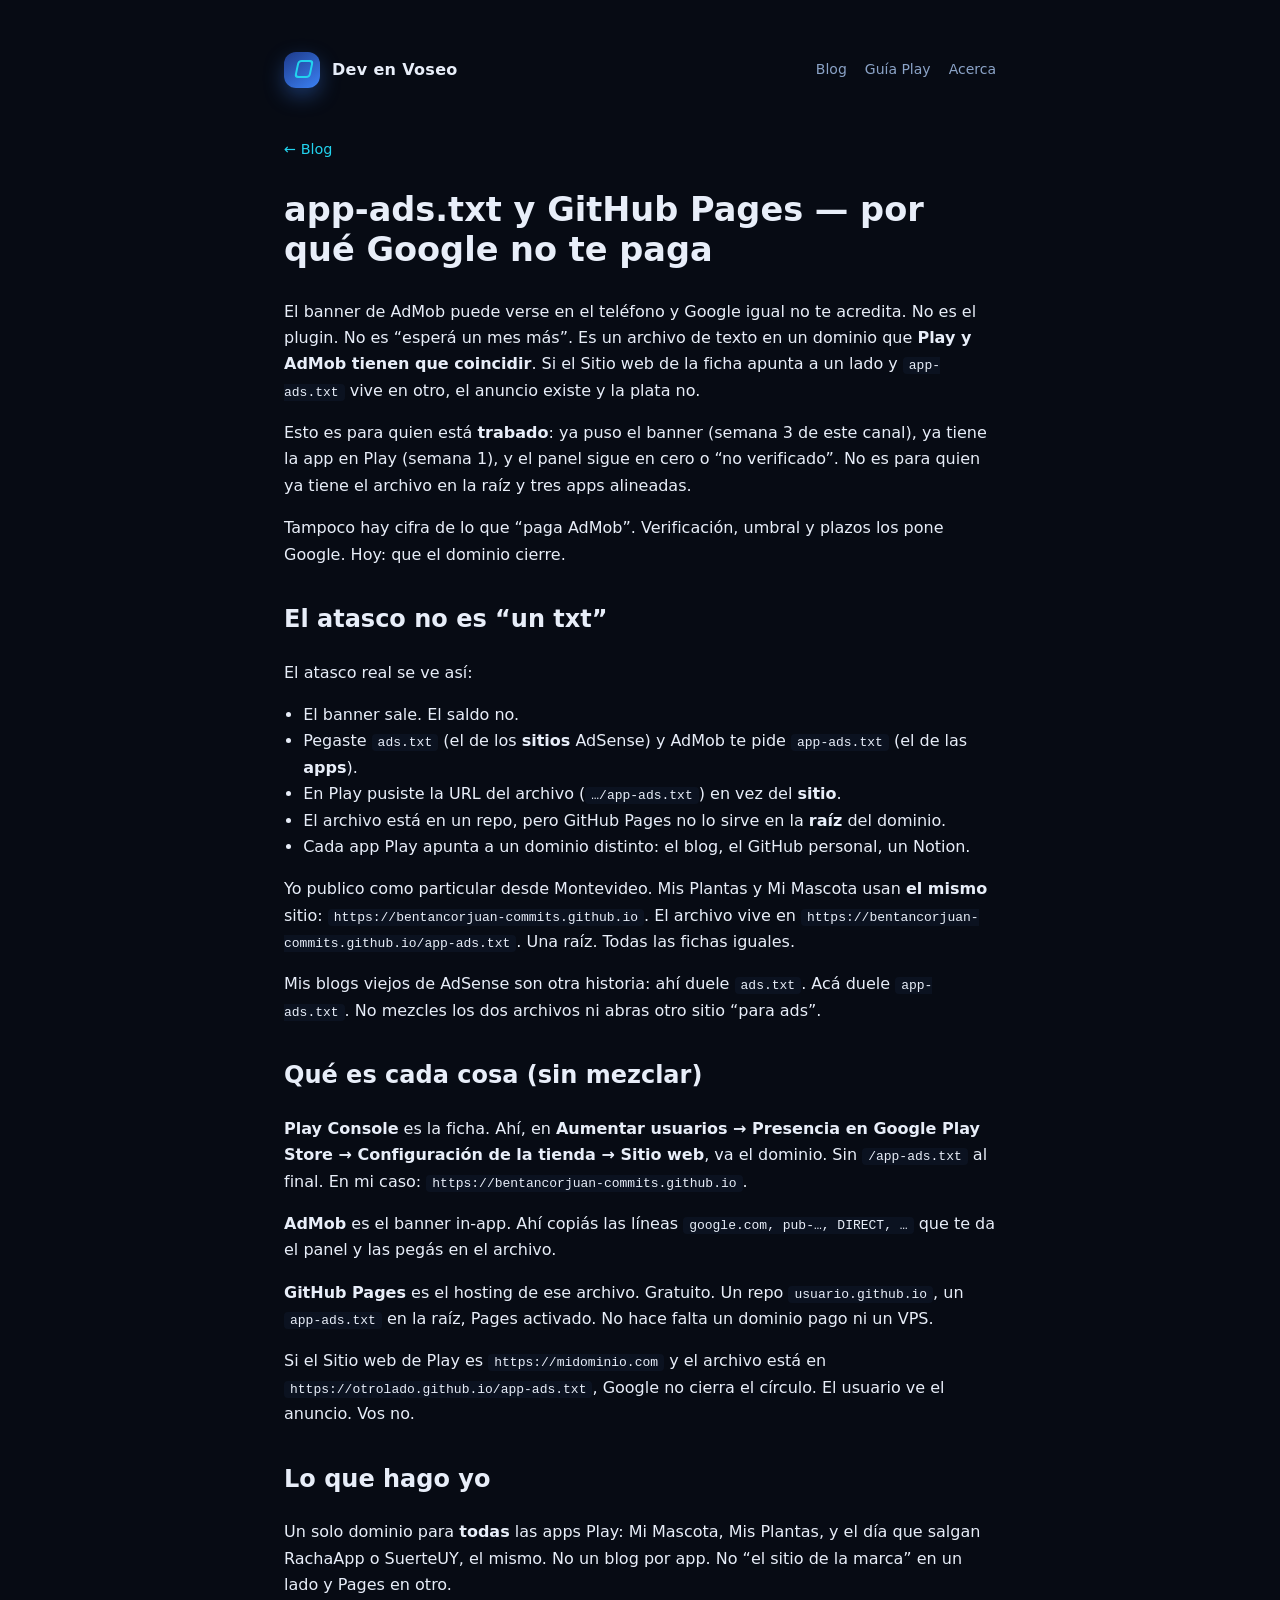
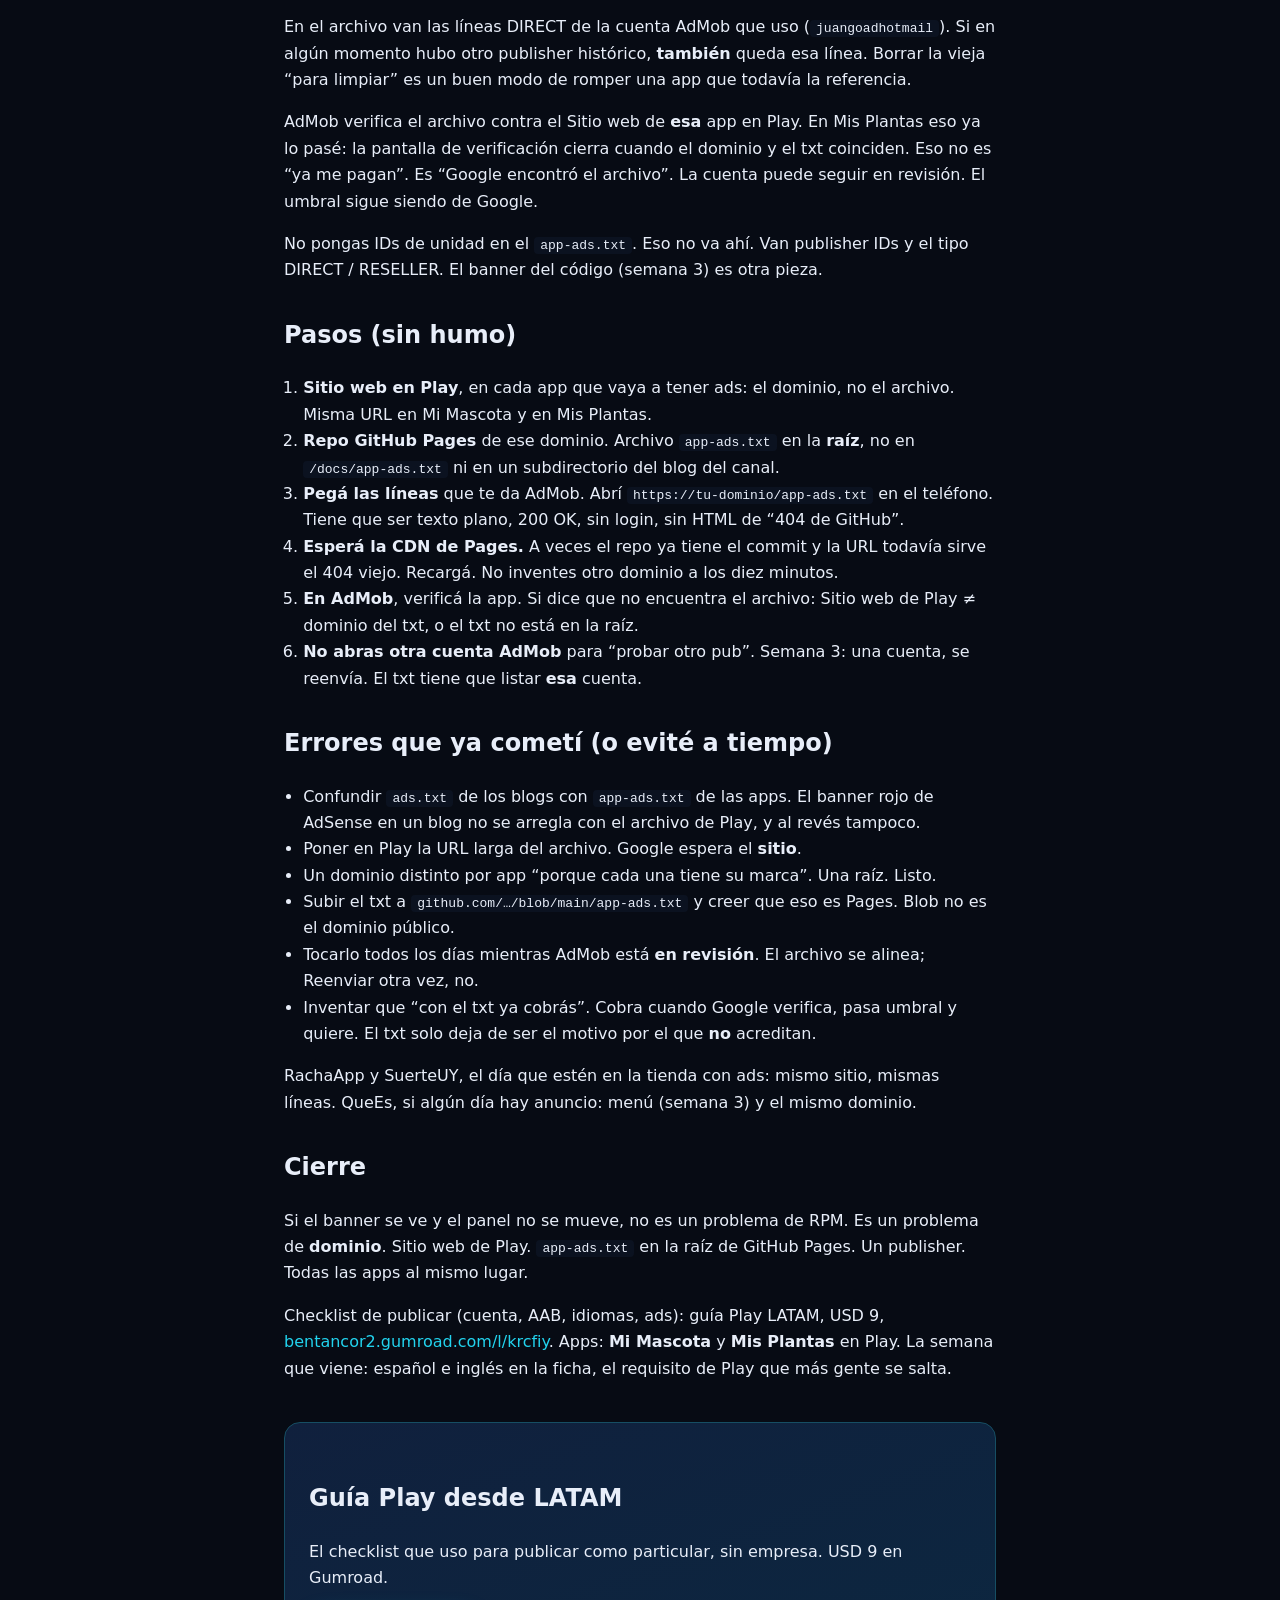
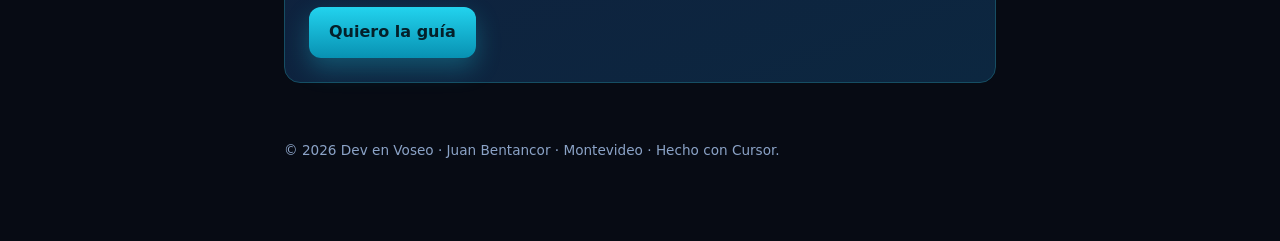
<file: dev-en-voseo/app-ads-txt-github-pages.html>
<!DOCTYPE html>
<html lang="es">
<head>
<meta charset="utf-8">
<meta name="viewport" content="width=device-width, initial-scale=1">
<title>app-ads.txt y GitHub Pages — por qué Google no te paga · Dev en Voseo</title>
<meta name="description" content="El banner puede verse y Google igual no acredita. Sitio web de Play, app-ads.txt en la raíz de GitHub Pages, un dominio para todas las apps.">
<link rel="stylesheet" href="./estilos.css">
</head>
<body>
<div class="wrap">
<header class="site">
  <a class="brand" href="./"><span class="logo"></span>Dev en Voseo</a>
  <nav>
    <a href="./">Blog</a>
    <a href="./guia.html">Guía Play</a>
    <a href="./acerca.html">Acerca</a>
  </nav>
</header>

<article class="post">
  <p class="muted"><a href="./">← Blog</a></p>
  <h1>app-ads.txt y GitHub Pages — por qué Google no te paga</h1>
  <p>El banner de AdMob puede verse en el teléfono y Google igual no te acredita. No es el plugin. No es “esperá un mes más”. Es un archivo de texto en un dominio que <strong>Play y AdMob tienen que coincidir</strong>. Si el Sitio web de la ficha apunta a un lado y <code>app-ads.txt</code> vive en otro, el anuncio existe y la plata no.</p>
<p>Esto es para quien está <strong>trabado</strong>: ya puso el banner (semana 3 de este canal), ya tiene la app en Play (semana 1), y el panel sigue en cero o “no verificado”. No es para quien ya tiene el archivo en la raíz y tres apps alineadas.</p>
<p>Tampoco hay cifra de lo que “paga AdMob”. Verificación, umbral y plazos los pone Google. Hoy: que el dominio cierre.</p>
<h2>El atasco no es “un txt”</h2>
<p>El atasco real se ve así:</p>
<ul>
<li>El banner sale. El saldo no.</li>
<li>Pegaste <code>ads.txt</code> (el de los <strong>sitios</strong> AdSense) y AdMob te pide <code>app-ads.txt</code> (el de las <strong>apps</strong>).</li>
<li>En Play pusiste la URL del archivo (<code>…/app-ads.txt</code>) en vez del <strong>sitio</strong>.</li>
<li>El archivo está en un repo, pero GitHub Pages no lo sirve en la <strong>raíz</strong> del dominio.</li>
<li>Cada app Play apunta a un dominio distinto: el blog, el GitHub personal, un Notion.</li>
</ul>
<p>Yo publico como particular desde Montevideo. Mis Plantas y Mi Mascota usan <strong>el mismo</strong> sitio: <code>https://bentancorjuan-commits.github.io</code>. El archivo vive en <code>https://bentancorjuan-commits.github.io/app-ads.txt</code>. Una raíz. Todas las fichas iguales.</p>
<p>Mis blogs viejos de AdSense son otra historia: ahí duele <code>ads.txt</code>. Acá duele <code>app-ads.txt</code>. No mezcles los dos archivos ni abras otro sitio “para ads”.</p>
<h2>Qué es cada cosa (sin mezclar)</h2>
<p><strong>Play Console</strong> es la ficha. Ahí, en <strong>Aumentar usuarios → Presencia en Google Play Store → Configuración de la tienda → Sitio web</strong>, va el dominio. Sin <code>/app-ads.txt</code> al final. En mi caso: <code>https://bentancorjuan-commits.github.io</code>.</p>
<p><strong>AdMob</strong> es el banner in-app. Ahí copiás las líneas <code>google.com, pub-…, DIRECT, …</code> que te da el panel y las pegás en el archivo.</p>
<p><strong>GitHub Pages</strong> es el hosting de ese archivo. Gratuito. Un repo <code>usuario.github.io</code>, un <code>app-ads.txt</code> en la raíz, Pages activado. No hace falta un dominio pago ni un VPS.</p>
<p>Si el Sitio web de Play es <code>https://midominio.com</code> y el archivo está en <code>https://otrolado.github.io/app-ads.txt</code>, Google no cierra el círculo. El usuario ve el anuncio. Vos no.</p>
<h2>Lo que hago yo</h2>
<p>Un solo dominio para <strong>todas</strong> las apps Play: Mi Mascota, Mis Plantas, y el día que salgan RachaApp o SuerteUY, el mismo. No un blog por app. No “el sitio de la marca” en un lado y Pages en otro.</p>
<p>En el archivo van las líneas DIRECT de la cuenta AdMob que uso (<code>juangoadhotmail</code>). Si en algún momento hubo otro publisher histórico, <strong>también</strong> queda esa línea. Borrar la vieja “para limpiar” es un buen modo de romper una app que todavía la referencia.</p>
<p>AdMob verifica el archivo contra el Sitio web de <strong>esa</strong> app en Play. En Mis Plantas eso ya lo pasé: la pantalla de verificación cierra cuando el dominio y el txt coinciden. Eso no es “ya me pagan”. Es “Google encontró el archivo”. La cuenta puede seguir en revisión. El umbral sigue siendo de Google.</p>
<p>No pongas IDs de unidad en el <code>app-ads.txt</code>. Eso no va ahí. Van publisher IDs y el tipo DIRECT / RESELLER. El banner del código (semana 3) es otra pieza.</p>
<h2>Pasos (sin humo)</h2>
<ol>
<li><strong>Sitio web en Play</strong>, en cada app que vaya a tener ads: el dominio, no el archivo. Misma URL en Mi Mascota y en Mis Plantas.</li>
<li><strong>Repo GitHub Pages</strong> de ese dominio. Archivo <code>app-ads.txt</code> en la <strong>raíz</strong>, no en <code>/docs/app-ads.txt</code> ni en un subdirectorio del blog del canal.</li>
<li><strong>Pegá las líneas</strong> que te da AdMob. Abrí <code>https://tu-dominio/app-ads.txt</code> en el teléfono. Tiene que ser texto plano, 200 OK, sin login, sin HTML de “404 de GitHub”.</li>
<li><strong>Esperá la CDN de Pages.</strong> A veces el repo ya tiene el commit y la URL todavía sirve el 404 viejo. Recargá. No inventes otro dominio a los diez minutos.</li>
<li><strong>En AdMob</strong>, verificá la app. Si dice que no encuentra el archivo: Sitio web de Play ≠ dominio del txt, o el txt no está en la raíz.</li>
<li><strong>No abras otra cuenta AdMob</strong> para “probar otro pub”. Semana 3: una cuenta, se reenvía. El txt tiene que listar <strong>esa</strong> cuenta.</li>
</ol>
<h2>Errores que ya cometí (o evité a tiempo)</h2>
<ul>
<li>Confundir <code>ads.txt</code> de los blogs con <code>app-ads.txt</code> de las apps. El banner rojo de AdSense en un blog no se arregla con el archivo de Play, y al revés tampoco.</li>
<li>Poner en Play la URL larga del archivo. Google espera el <strong>sitio</strong>.</li>
<li>Un dominio distinto por app “porque cada una tiene su marca”. Una raíz. Listo.</li>
<li>Subir el txt a <code>github.com/…/blob/main/app-ads.txt</code> y creer que eso es Pages. Blob no es el dominio público.</li>
<li>Tocarlo todos los días mientras AdMob está <strong>en revisión</strong>. El archivo se alinea; Reenviar otra vez, no.</li>
<li>Inventar que “con el txt ya cobrás”. Cobra cuando Google verifica, pasa umbral y quiere. El txt solo deja de ser el motivo por el que <strong>no</strong> acreditan.</li>
</ul>
<p>RachaApp y SuerteUY, el día que estén en la tienda con ads: mismo sitio, mismas líneas. QueEs, si algún día hay anuncio: menú (semana 3) y el mismo dominio.</p>
<h2>Cierre</h2>
<p>Si el banner se ve y el panel no se mueve, no es un problema de RPM. Es un problema de <strong>dominio</strong>. Sitio web de Play. <code>app-ads.txt</code> en la raíz de GitHub Pages. Un publisher. Todas las apps al mismo lugar.</p>
<p>Checklist de publicar (cuenta, AAB, idiomas, ads): guía Play LATAM, USD 9, <a href="https://bentancor2.gumroad.com/l/krcfiy">bentancor2.gumroad.com/l/krcfiy</a>. Apps: <strong>Mi Mascota</strong> y <strong>Mis Plantas</strong> en Play. La semana que viene: español e inglés en la ficha, el requisito de Play que más gente se salta.</p>
  <div class="cta-box">
    <h2>Guía Play desde LATAM</h2>
    <p>El checklist que uso para publicar como particular, sin empresa. USD 9 en Gumroad.</p>
    <a class="btn btn-cta" href="./guia.html">Quiero la guía</a>
  </div>
</article>

<footer>© 2026 Dev en Voseo · Juan Bentancor · Montevideo · Hecho con Cursor.</footer>
</div>
</body>
</html>
</file>
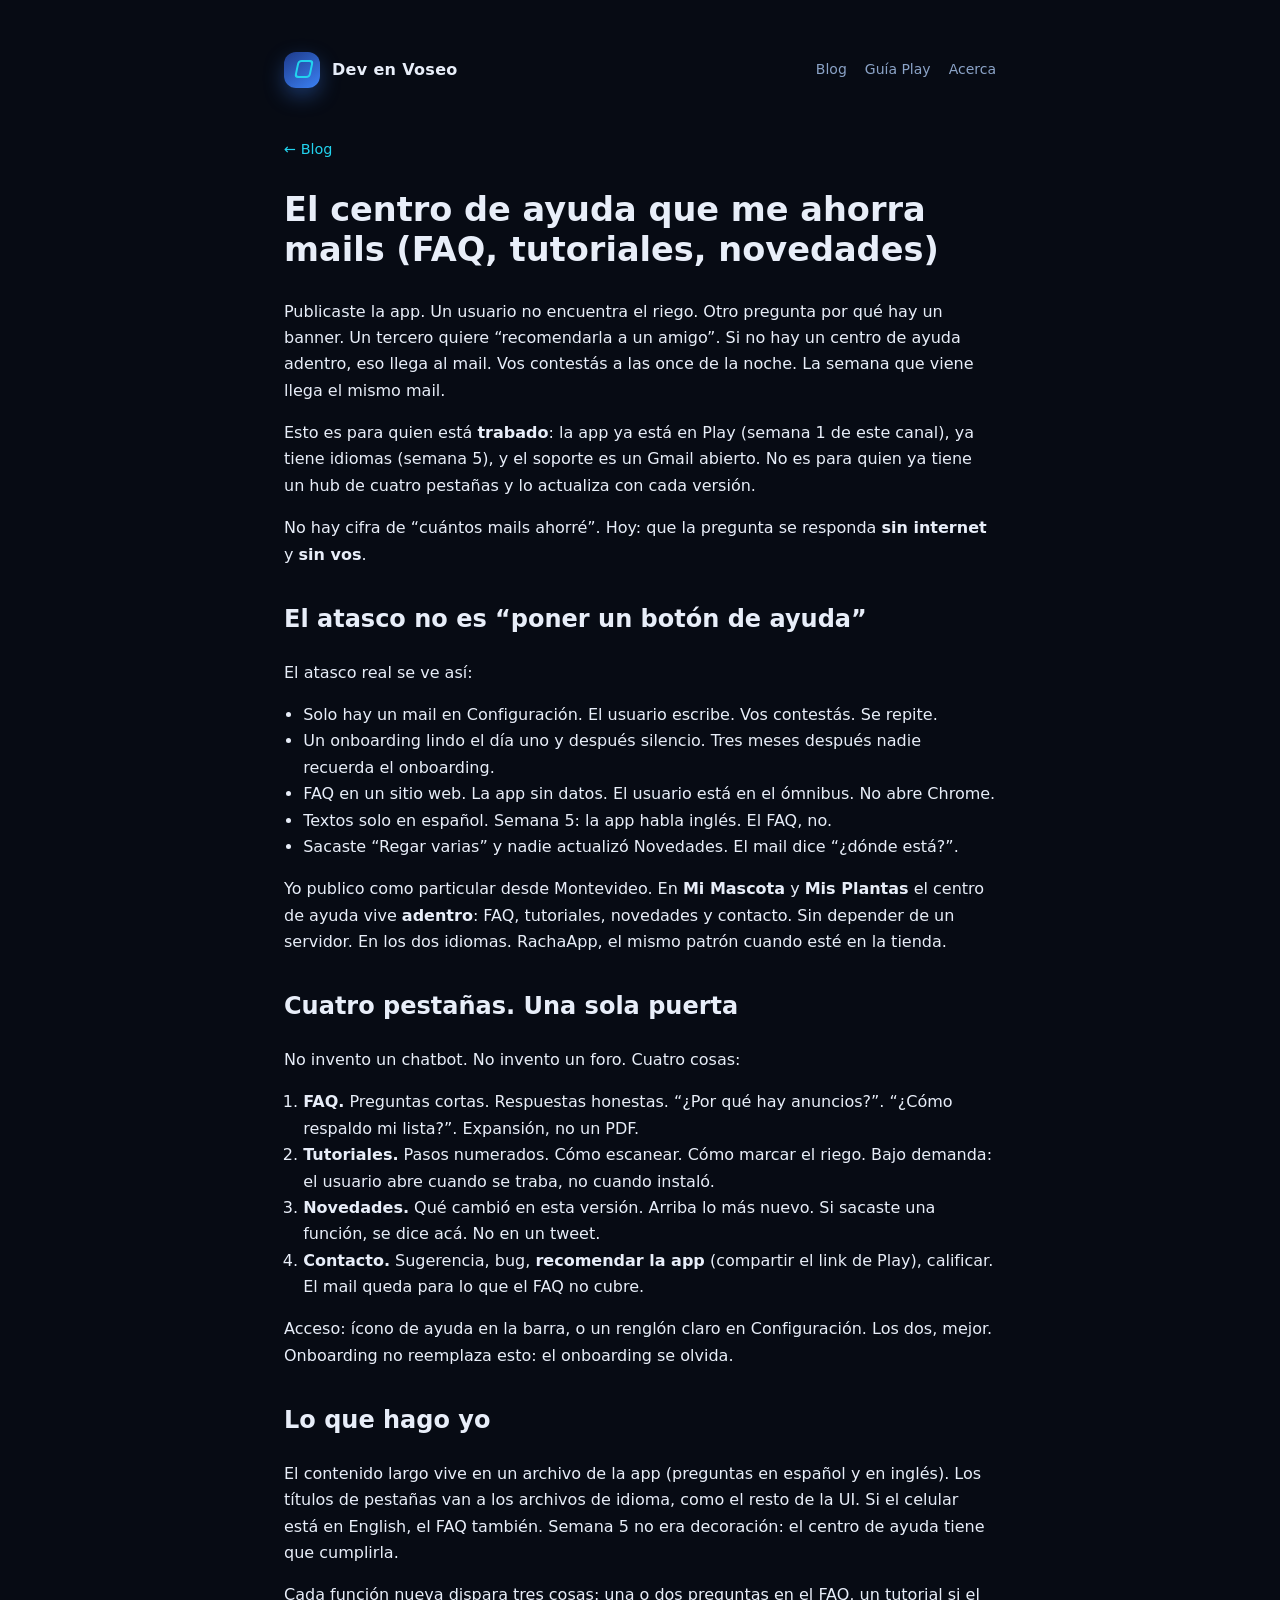
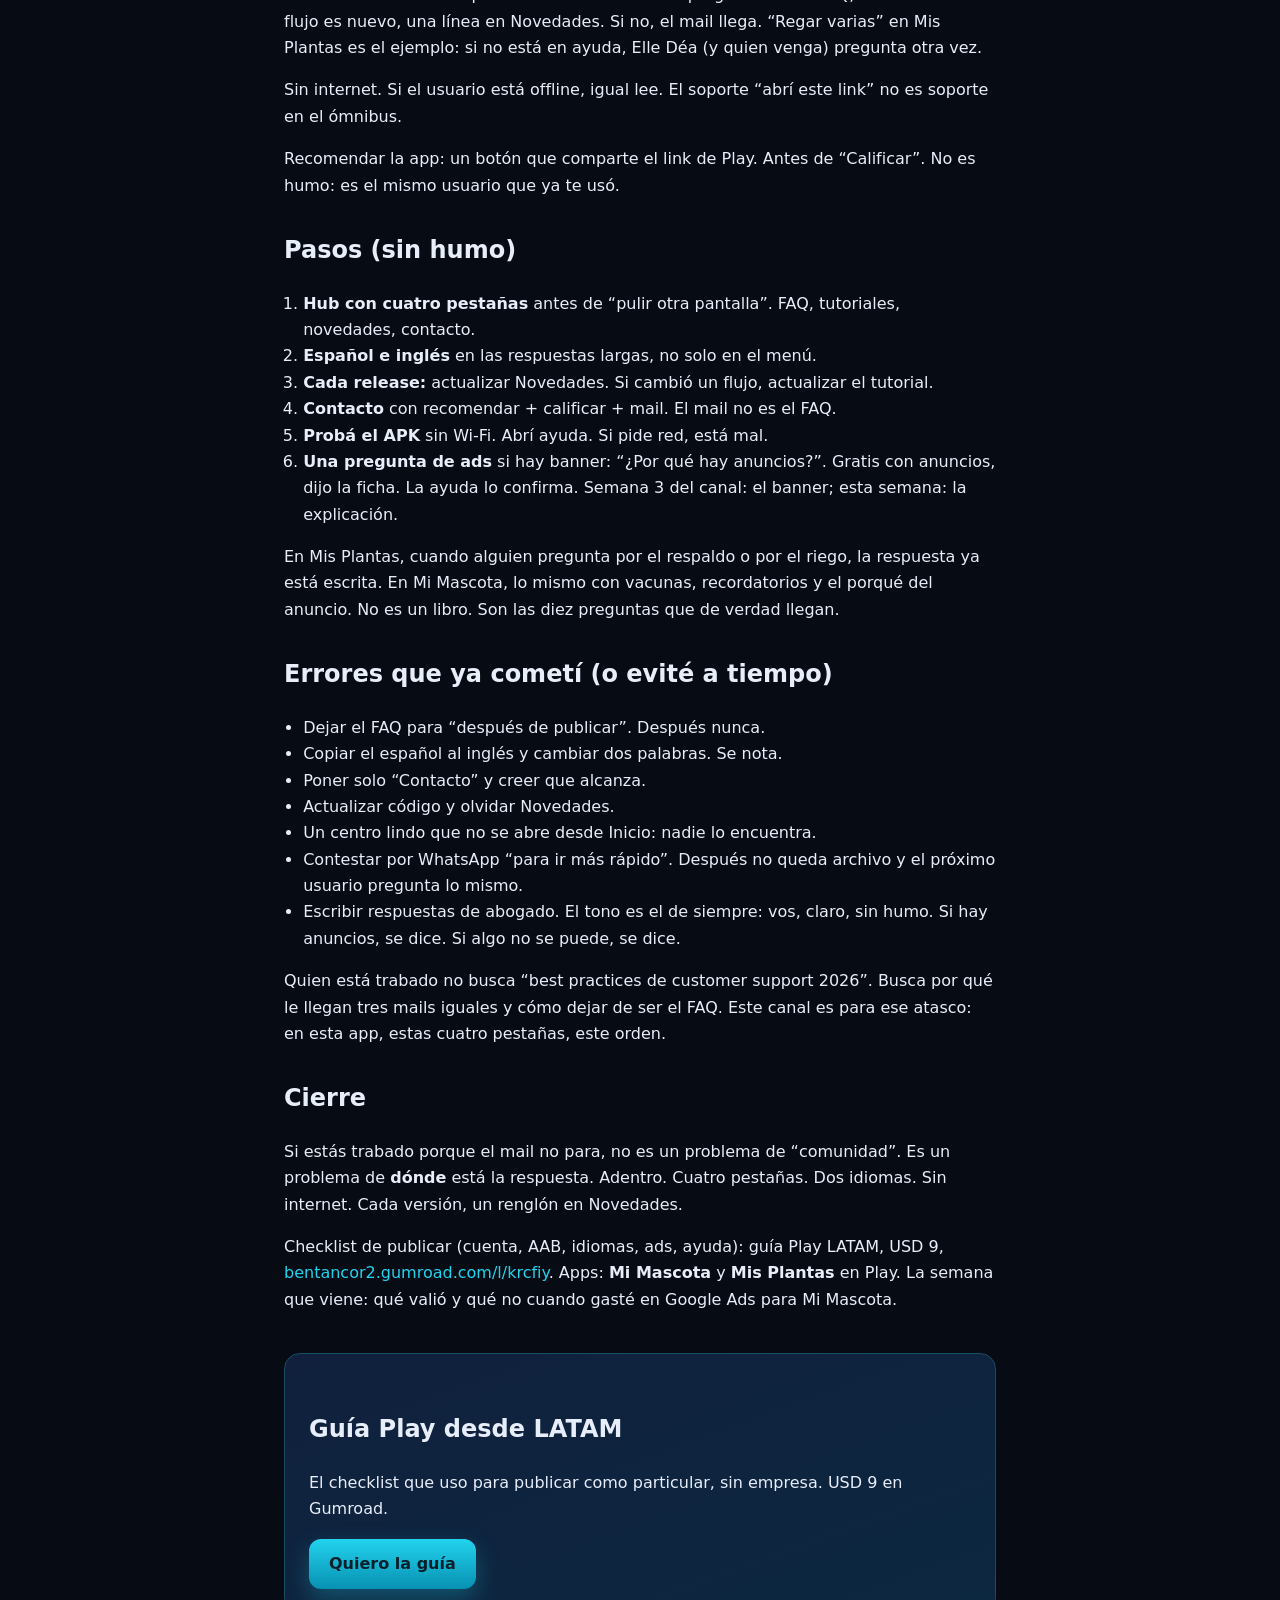
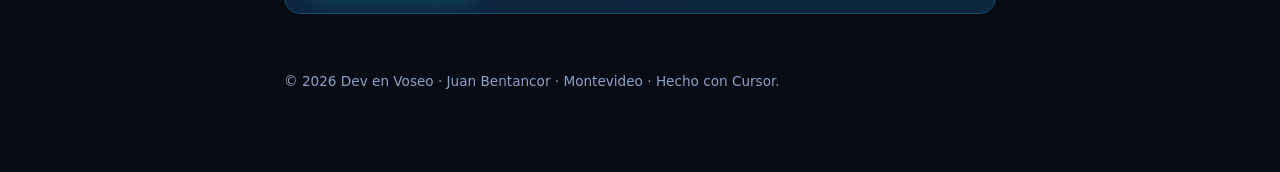
<file: dev-en-voseo/centro-ayuda-apps-flutter.html>
<!DOCTYPE html>
<html lang="es">
<head>
<meta charset="utf-8">
<meta name="viewport" content="width=device-width, initial-scale=1">
<title>El centro de ayuda que me ahorra mails (FAQ, tutoriales, novedades) · Dev en Voseo</title>
<meta name="description" content="FAQ, tutoriales, novedades y contacto adentro de la app. Sin internet. En español e inglés. Lo que uso en Mi Mascota y Mis Plantas.">
<link rel="stylesheet" href="./estilos.css">
</head>
<body>
<div class="wrap">
<header class="site">
  <a class="brand" href="./"><span class="logo"></span>Dev en Voseo</a>
  <nav>
    <a href="./">Blog</a>
    <a href="./guia.html">Guía Play</a>
    <a href="./acerca.html">Acerca</a>
  </nav>
</header>

<article class="post">
  <p class="muted"><a href="./">← Blog</a></p>
  <h1>El centro de ayuda que me ahorra mails (FAQ, tutoriales, novedades)</h1>
  <p>Publicaste la app. Un usuario no encuentra el riego. Otro pregunta por qué hay un banner. Un tercero quiere “recomendarla a un amigo”. Si no hay un centro de ayuda adentro, eso llega al mail. Vos contestás a las once de la noche. La semana que viene llega el mismo mail.</p>
<p>Esto es para quien está <strong>trabado</strong>: la app ya está en Play (semana 1 de este canal), ya tiene idiomas (semana 5), y el soporte es un Gmail abierto. No es para quien ya tiene un hub de cuatro pestañas y lo actualiza con cada versión.</p>
<p>No hay cifra de “cuántos mails ahorré”. Hoy: que la pregunta se responda <strong>sin internet</strong> y <strong>sin vos</strong>.</p>
<h2>El atasco no es “poner un botón de ayuda”</h2>
<p>El atasco real se ve así:</p>
<ul>
<li>Solo hay un mail en Configuración. El usuario escribe. Vos contestás. Se repite.</li>
<li>Un onboarding lindo el día uno y después silencio. Tres meses después nadie recuerda el onboarding.</li>
<li>FAQ en un sitio web. La app sin datos. El usuario está en el ómnibus. No abre Chrome.</li>
<li>Textos solo en español. Semana 5: la app habla inglés. El FAQ, no.</li>
<li>Sacaste “Regar varias” y nadie actualizó Novedades. El mail dice “¿dónde está?”.</li>
</ul>
<p>Yo publico como particular desde Montevideo. En <strong>Mi Mascota</strong> y <strong>Mis Plantas</strong> el centro de ayuda vive <strong>adentro</strong>: FAQ, tutoriales, novedades y contacto. Sin depender de un servidor. En los dos idiomas. RachaApp, el mismo patrón cuando esté en la tienda.</p>
<h2>Cuatro pestañas. Una sola puerta</h2>
<p>No invento un chatbot. No invento un foro. Cuatro cosas:</p>
<ol>
<li><strong>FAQ.</strong> Preguntas cortas. Respuestas honestas. “¿Por qué hay anuncios?”. “¿Cómo respaldo mi lista?”. Expansión, no un PDF.</li>
<li><strong>Tutoriales.</strong> Pasos numerados. Cómo escanear. Cómo marcar el riego. Bajo demanda: el usuario abre cuando se traba, no cuando instaló.</li>
<li><strong>Novedades.</strong> Qué cambió en esta versión. Arriba lo más nuevo. Si sacaste una función, se dice acá. No en un tweet.</li>
<li><strong>Contacto.</strong> Sugerencia, bug, <strong>recomendar la app</strong> (compartir el link de Play), calificar. El mail queda para lo que el FAQ no cubre.</li>
</ol>
<p>Acceso: ícono de ayuda en la barra, o un renglón claro en Configuración. Los dos, mejor. Onboarding no reemplaza esto: el onboarding se olvida.</p>
<h2>Lo que hago yo</h2>
<p>El contenido largo vive en un archivo de la app (preguntas en español y en inglés). Los títulos de pestañas van a los archivos de idioma, como el resto de la UI. Si el celular está en English, el FAQ también. Semana 5 no era decoración: el centro de ayuda tiene que cumplirla.</p>
<p>Cada función nueva dispara tres cosas: una o dos preguntas en el FAQ, un tutorial si el flujo es nuevo, una línea en Novedades. Si no, el mail llega. “Regar varias” en Mis Plantas es el ejemplo: si no está en ayuda, Elle Déa (y quien venga) pregunta otra vez.</p>
<p>Sin internet. Si el usuario está offline, igual lee. El soporte “abrí este link” no es soporte en el ómnibus.</p>
<p>Recomendar la app: un botón que comparte el link de Play. Antes de “Calificar”. No es humo: es el mismo usuario que ya te usó.</p>
<h2>Pasos (sin humo)</h2>
<ol>
<li><strong>Hub con cuatro pestañas</strong> antes de “pulir otra pantalla”. FAQ, tutoriales, novedades, contacto.</li>
<li><strong>Español e inglés</strong> en las respuestas largas, no solo en el menú.</li>
<li><strong>Cada release:</strong> actualizar Novedades. Si cambió un flujo, actualizar el tutorial.</li>
<li><strong>Contacto</strong> con recomendar + calificar + mail. El mail no es el FAQ.</li>
<li><strong>Probá el APK</strong> sin Wi‑Fi. Abrí ayuda. Si pide red, está mal.</li>
<li><strong>Una pregunta de ads</strong> si hay banner: “¿Por qué hay anuncios?”. Gratis con anuncios, dijo la ficha. La ayuda lo confirma. Semana 3 del canal: el banner; esta semana: la explicación.</li>
</ol>
<p>En Mis Plantas, cuando alguien pregunta por el respaldo o por el riego, la respuesta ya está escrita. En Mi Mascota, lo mismo con vacunas, recordatorios y el porqué del anuncio. No es un libro. Son las diez preguntas que de verdad llegan.</p>
<h2>Errores que ya cometí (o evité a tiempo)</h2>
<ul>
<li>Dejar el FAQ para “después de publicar”. Después nunca.</li>
<li>Copiar el español al inglés y cambiar dos palabras. Se nota.</li>
<li>Poner solo “Contacto” y creer que alcanza.</li>
<li>Actualizar código y olvidar Novedades.</li>
<li>Un centro lindo que no se abre desde Inicio: nadie lo encuentra.</li>
<li>Contestar por WhatsApp “para ir más rápido”. Después no queda archivo y el próximo usuario pregunta lo mismo.</li>
<li>Escribir respuestas de abogado. El tono es el de siempre: vos, claro, sin humo. Si hay anuncios, se dice. Si algo no se puede, se dice.</li>
</ul>
<p>Quien está trabado no busca “best practices de customer support 2026”. Busca por qué le llegan tres mails iguales y cómo dejar de ser el FAQ. Este canal es para ese atasco: en esta app, estas cuatro pestañas, este orden.</p>
<h2>Cierre</h2>
<p>Si estás trabado porque el mail no para, no es un problema de “comunidad”. Es un problema de <strong>dónde</strong> está la respuesta. Adentro. Cuatro pestañas. Dos idiomas. Sin internet. Cada versión, un renglón en Novedades.</p>
<p>Checklist de publicar (cuenta, AAB, idiomas, ads, ayuda): guía Play LATAM, USD 9, <a href="https://bentancor2.gumroad.com/l/krcfiy">bentancor2.gumroad.com/l/krcfiy</a>. Apps: <strong>Mi Mascota</strong> y <strong>Mis Plantas</strong> en Play. La semana que viene: qué valió y qué no cuando gasté en Google Ads para Mi Mascota.</p>
  <div class="cta-box">
    <h2>Guía Play desde LATAM</h2>
    <p>El checklist que uso para publicar como particular, sin empresa. USD 9 en Gumroad.</p>
    <a class="btn btn-cta" href="./guia.html">Quiero la guía</a>
  </div>
</article>

<footer>© 2026 Dev en Voseo · Juan Bentancor · Montevideo · Hecho con Cursor.</footer>
</div>
</body>
</html>
</file>
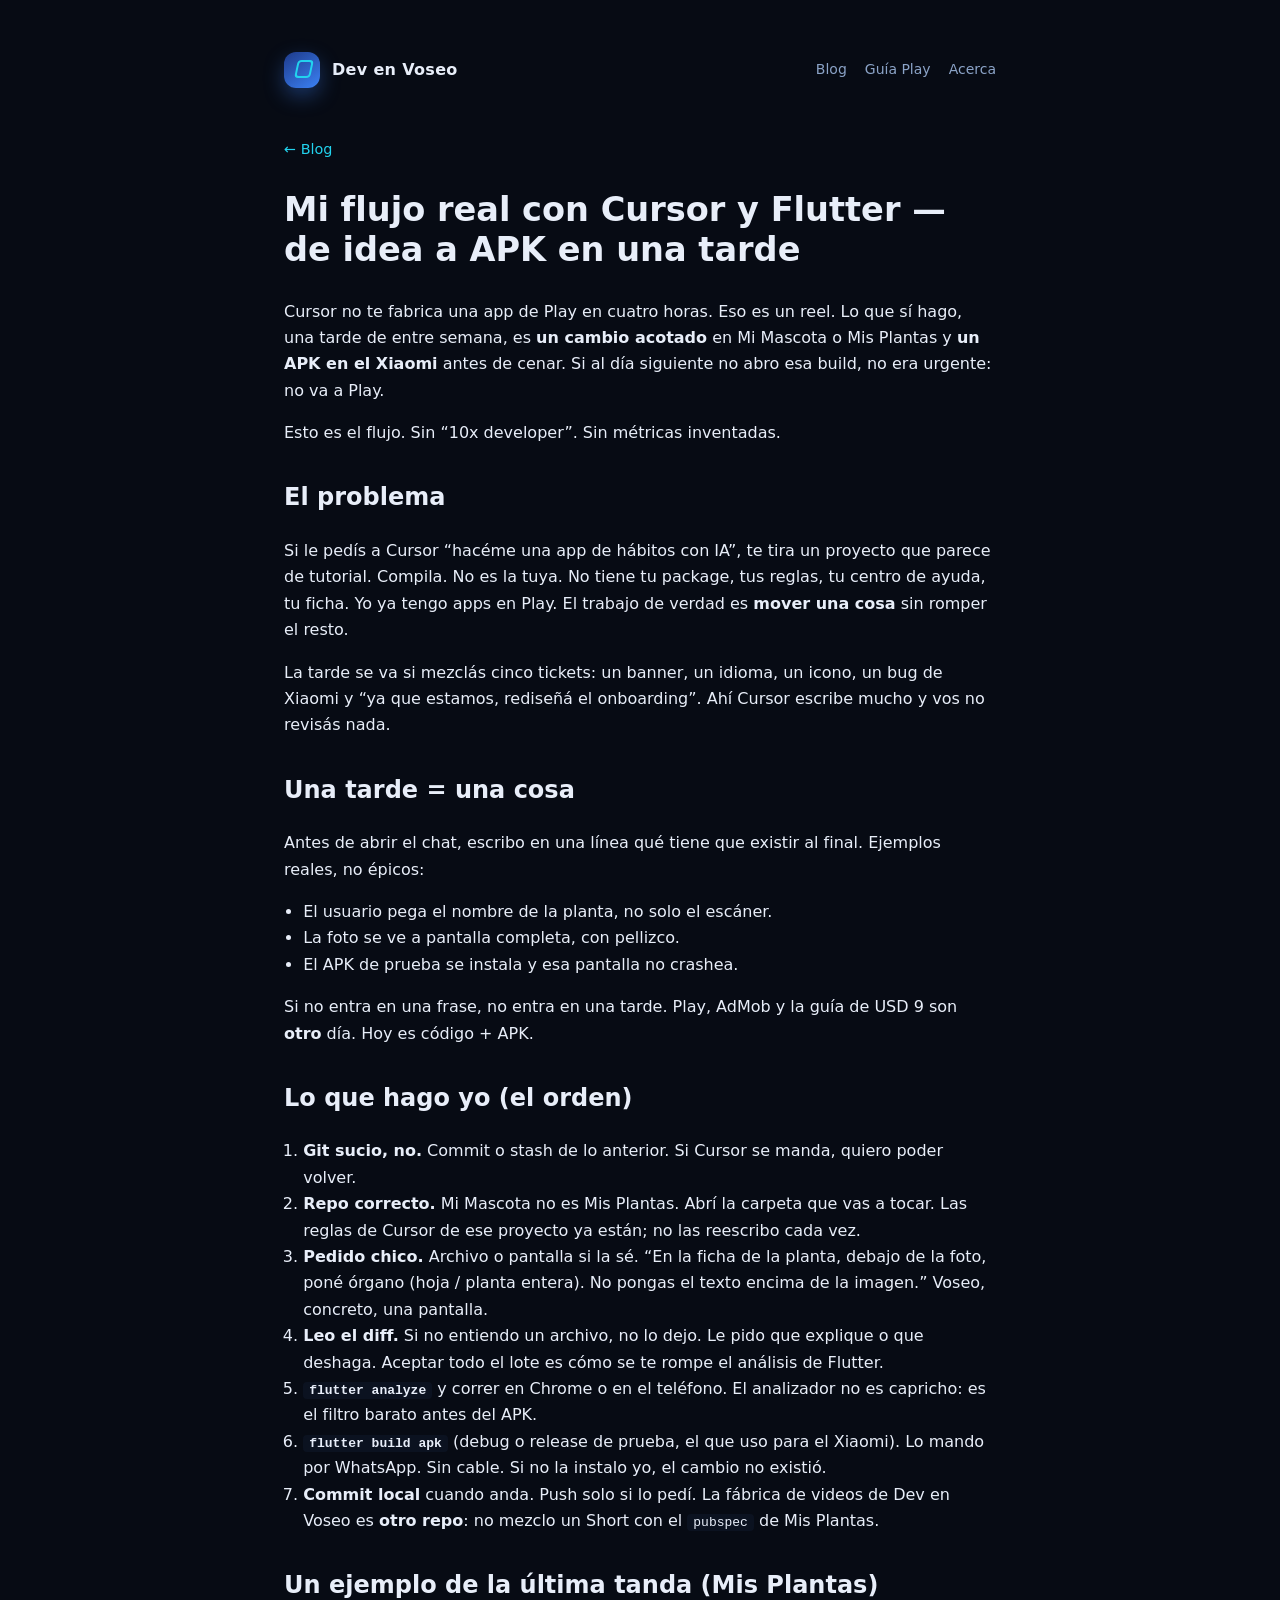
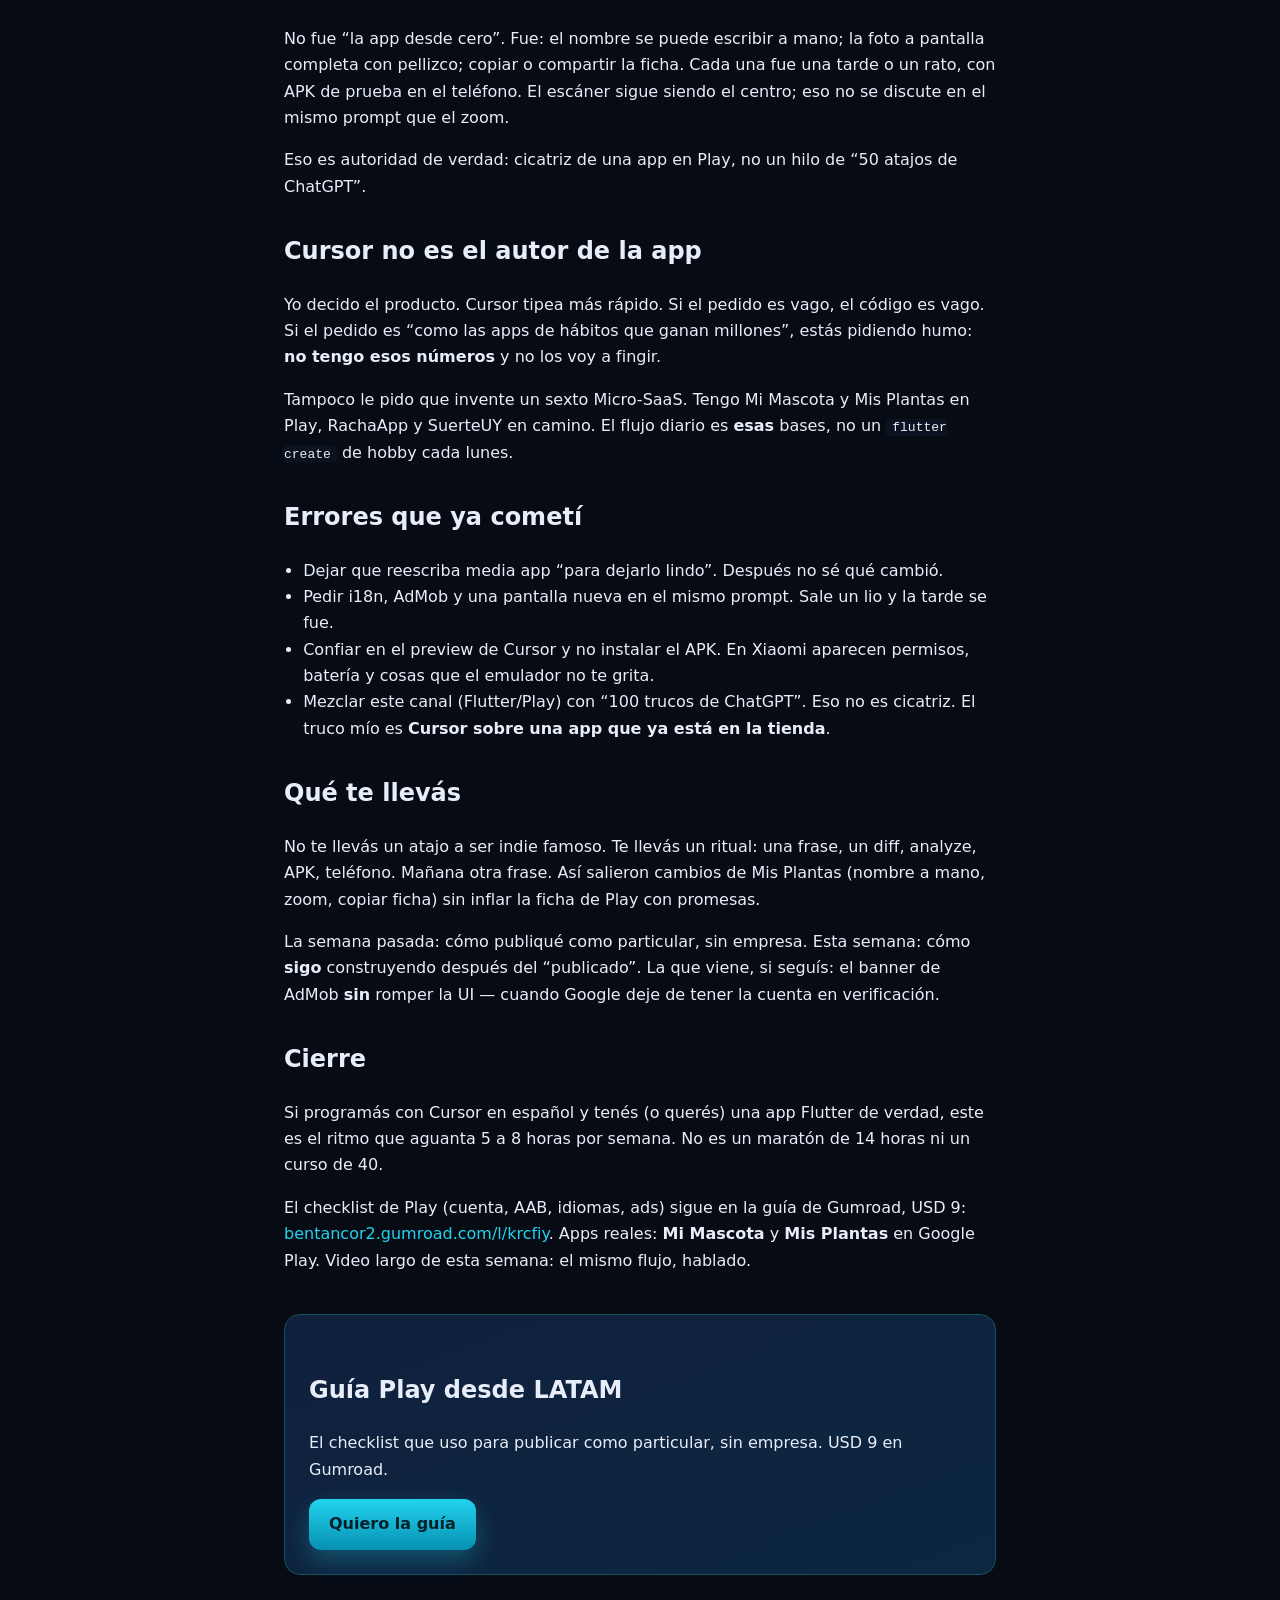
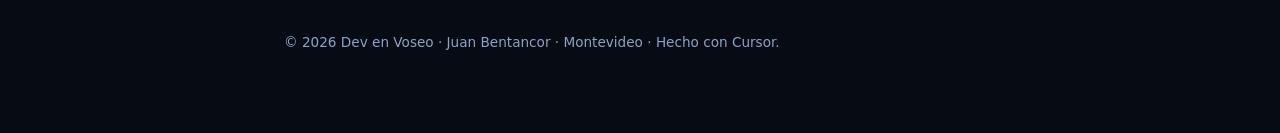
<file: dev-en-voseo/cursor-flutter-flujo-diario.html>
<!DOCTYPE html>
<html lang="es">
<head>
<meta charset="utf-8">
<meta name="viewport" content="width=device-width, initial-scale=1">
<title>Mi flujo real con Cursor y Flutter — de idea a APK en una tarde · Dev en Voseo</title>
<meta name="description" content="Cómo uso Cursor en Flutter para salir con un APK de prueba el mismo día. No es una app nueva: es un cambio acotado.">
<link rel="stylesheet" href="./estilos.css">
</head>
<body>
<div class="wrap">
<header class="site">
  <a class="brand" href="./"><span class="logo"></span>Dev en Voseo</a>
  <nav>
    <a href="./">Blog</a>
    <a href="./guia.html">Guía Play</a>
    <a href="./acerca.html">Acerca</a>
  </nav>
</header>

<article class="post">
  <p class="muted"><a href="./">← Blog</a></p>
  <h1>Mi flujo real con Cursor y Flutter — de idea a APK en una tarde</h1>
  <p>Cursor no te fabrica una app de Play en cuatro horas. Eso es un reel. Lo que sí hago, una tarde de entre semana, es <strong>un cambio acotado</strong> en Mi Mascota o Mis Plantas y <strong>un APK en el Xiaomi</strong> antes de cenar. Si al día siguiente no abro esa build, no era urgente: no va a Play.</p>
<p>Esto es el flujo. Sin “10x developer”. Sin métricas inventadas.</p>
<h2>El problema</h2>
<p>Si le pedís a Cursor “hacéme una app de hábitos con IA”, te tira un proyecto que parece de tutorial. Compila. No es la tuya. No tiene tu package, tus reglas, tu centro de ayuda, tu ficha. Yo ya tengo apps en Play. El trabajo de verdad es <strong>mover una cosa</strong> sin romper el resto.</p>
<p>La tarde se va si mezclás cinco tickets: un banner, un idioma, un icono, un bug de Xiaomi y “ya que estamos, rediseñá el onboarding”. Ahí Cursor escribe mucho y vos no revisás nada.</p>
<h2>Una tarde = una cosa</h2>
<p>Antes de abrir el chat, escribo en una línea qué tiene que existir al final. Ejemplos reales, no épicos:</p>
<ul>
<li>El usuario pega el nombre de la planta, no solo el escáner.</li>
<li>La foto se ve a pantalla completa, con pellizco.</li>
<li>El APK de prueba se instala y esa pantalla no crashea.</li>
</ul>
<p>Si no entra en una frase, no entra en una tarde. Play, AdMob y la guía de USD 9 son <strong>otro</strong> día. Hoy es código + APK.</p>
<h2>Lo que hago yo (el orden)</h2>
<ol>
<li><strong>Git sucio, no.</strong> Commit o stash de lo anterior. Si Cursor se manda, quiero poder volver.</li>
<li><strong>Repo correcto.</strong> Mi Mascota no es Mis Plantas. Abrí la carpeta que vas a tocar. Las reglas de Cursor de ese proyecto ya están; no las reescribo cada vez.</li>
<li><strong>Pedido chico.</strong> Archivo o pantalla si la sé. “En la ficha de la planta, debajo de la foto, poné órgano (hoja / planta entera). No pongas el texto encima de la imagen.” Voseo, concreto, una pantalla.</li>
<li><strong>Leo el diff.</strong> Si no entiendo un archivo, no lo dejo. Le pido que explique o que deshaga. Aceptar todo el lote es cómo se te rompe el análisis de Flutter.</li>
<li><strong><code>flutter analyze</code></strong> y correr en Chrome o en el teléfono. El analizador no es capricho: es el filtro barato antes del APK.</li>
<li><strong><code>flutter build apk</code></strong> (debug o release de prueba, el que uso para el Xiaomi). Lo mando por WhatsApp. Sin cable. Si no la instalo yo, el cambio no existió.</li>
<li><strong>Commit local</strong> cuando anda. Push solo si lo pedí. La fábrica de videos de Dev en Voseo es <strong>otro repo</strong>: no mezclo un Short con el <code>pubspec</code> de Mis Plantas.</li>
</ol>
<h2>Un ejemplo de la última tanda (Mis Plantas)</h2>
<p>No fue “la app desde cero”. Fue: el nombre se puede escribir a mano; la foto a pantalla completa con pellizco; copiar o compartir la ficha. Cada una fue una tarde o un rato, con APK de prueba en el teléfono. El escáner sigue siendo el centro; eso no se discute en el mismo prompt que el zoom.</p>
<p>Eso es autoridad de verdad: cicatriz de una app en Play, no un hilo de “50 atajos de ChatGPT”.</p>
<h2>Cursor no es el autor de la app</h2>
<p>Yo decido el producto. Cursor tipea más rápido. Si el pedido es vago, el código es vago. Si el pedido es “como las apps de hábitos que ganan millones”, estás pidiendo humo: <strong>no tengo esos números</strong> y no los voy a fingir.</p>
<p>Tampoco le pido que invente un sexto Micro-SaaS. Tengo Mi Mascota y Mis Plantas en Play, RachaApp y SuerteUY en camino. El flujo diario es <strong>esas</strong> bases, no un <code>flutter create</code> de hobby cada lunes.</p>
<h2>Errores que ya cometí</h2>
<ul>
<li>Dejar que reescriba media app “para dejarlo lindo”. Después no sé qué cambió.</li>
<li>Pedir i18n, AdMob y una pantalla nueva en el mismo prompt. Sale un lio y la tarde se fue.</li>
<li>Confiar en el preview de Cursor y no instalar el APK. En Xiaomi aparecen permisos, batería y cosas que el emulador no te grita.</li>
<li>Mezclar este canal (Flutter/Play) con “100 trucos de ChatGPT”. Eso no es cicatriz. El truco mío es <strong>Cursor sobre una app que ya está en la tienda</strong>.</li>
</ul>
<h2>Qué te llevás</h2>
<p>No te llevás un atajo a ser indie famoso. Te llevás un ritual: una frase, un diff, analyze, APK, teléfono. Mañana otra frase. Así salieron cambios de Mis Plantas (nombre a mano, zoom, copiar ficha) sin inflar la ficha de Play con promesas.</p>
<p>La semana pasada: cómo publiqué como particular, sin empresa. Esta semana: cómo <strong>sigo</strong> construyendo después del “publicado”. La que viene, si seguís: el banner de AdMob <strong>sin</strong> romper la UI — cuando Google deje de tener la cuenta en verificación.</p>
<h2>Cierre</h2>
<p>Si programás con Cursor en español y tenés (o querés) una app Flutter de verdad, este es el ritmo que aguanta 5 a 8 horas por semana. No es un maratón de 14 horas ni un curso de 40.</p>
<p>El checklist de Play (cuenta, AAB, idiomas, ads) sigue en la guía de Gumroad, USD 9: <a href="https://bentancor2.gumroad.com/l/krcfiy">bentancor2.gumroad.com/l/krcfiy</a>. Apps reales: <strong>Mi Mascota</strong> y <strong>Mis Plantas</strong> en Google Play. Video largo de esta semana: el mismo flujo, hablado.</p>
  <div class="cta-box">
    <h2>Guía Play desde LATAM</h2>
    <p>El checklist que uso para publicar como particular, sin empresa. USD 9 en Gumroad.</p>
    <a class="btn btn-cta" href="./guia.html">Quiero la guía</a>
  </div>
</article>

<footer>© 2026 Dev en Voseo · Juan Bentancor · Montevideo · Hecho con Cursor.</footer>
</div>
</body>
</html>
</file>
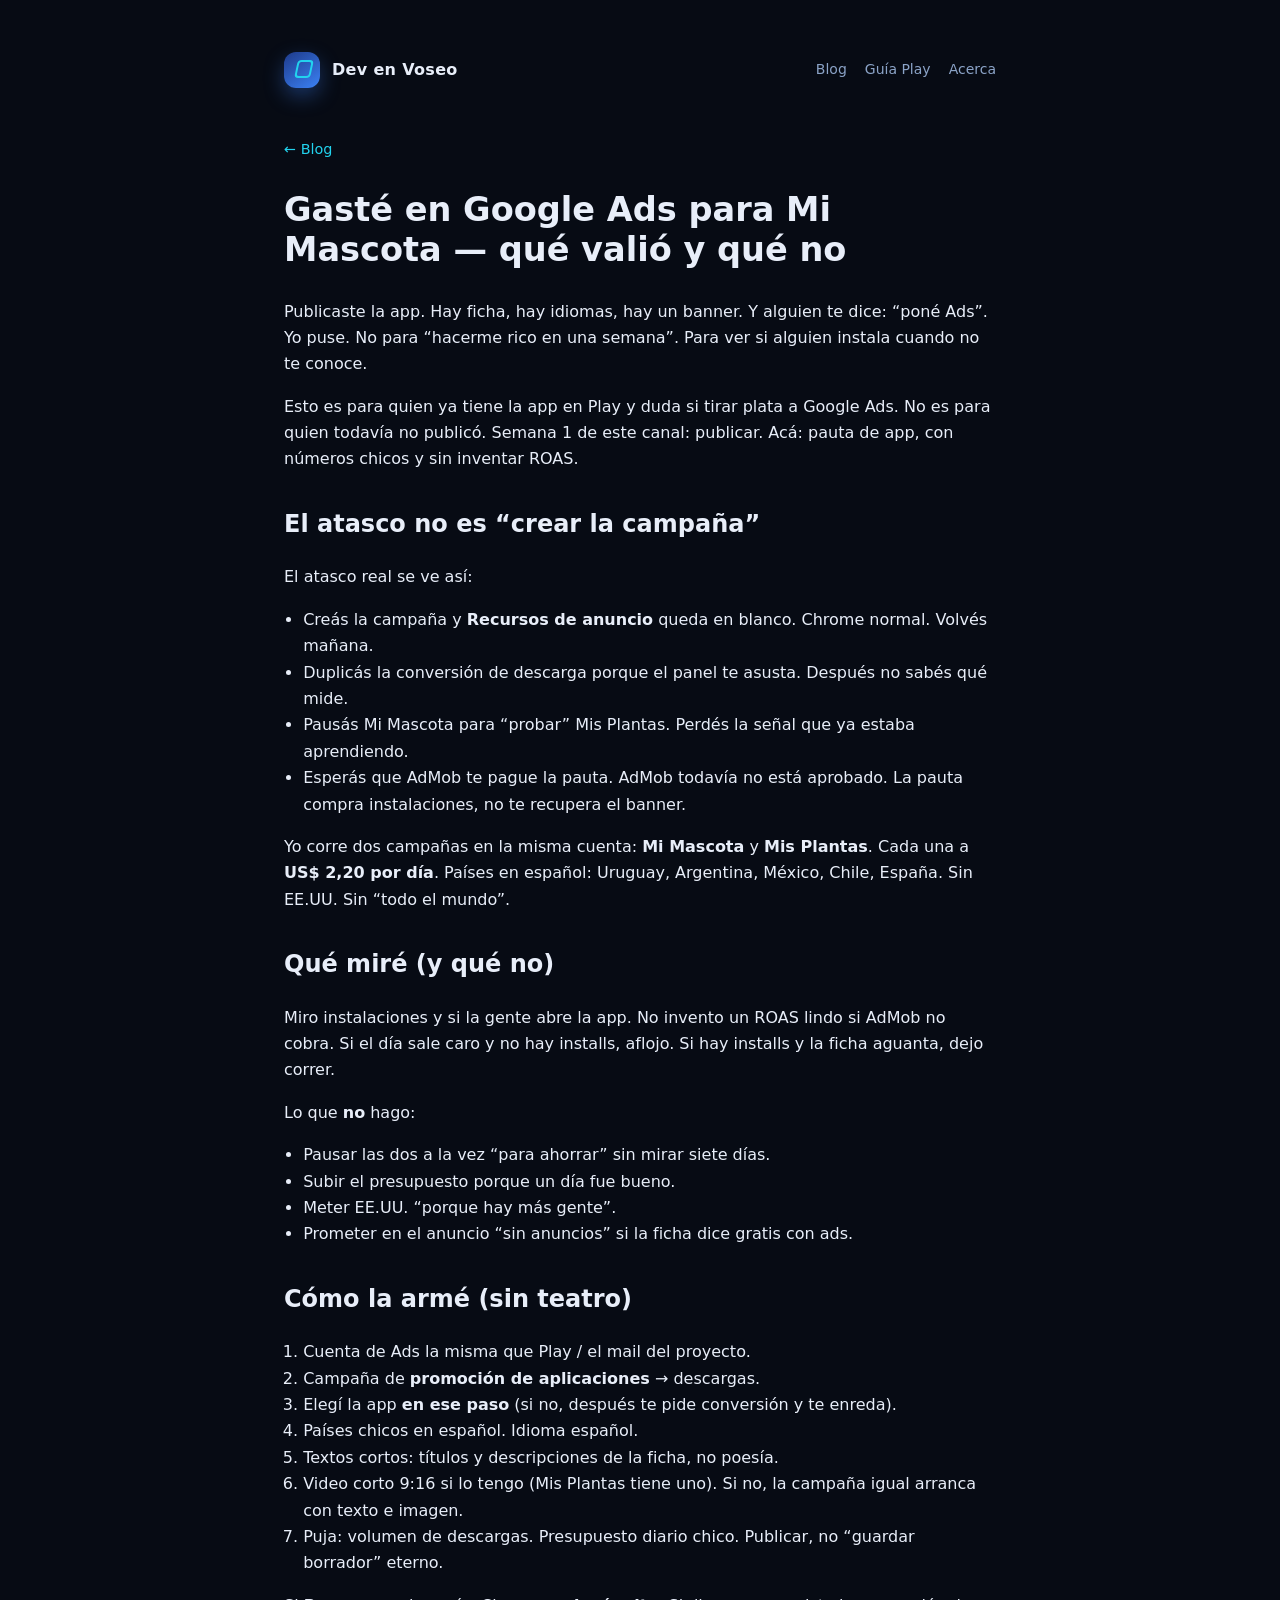
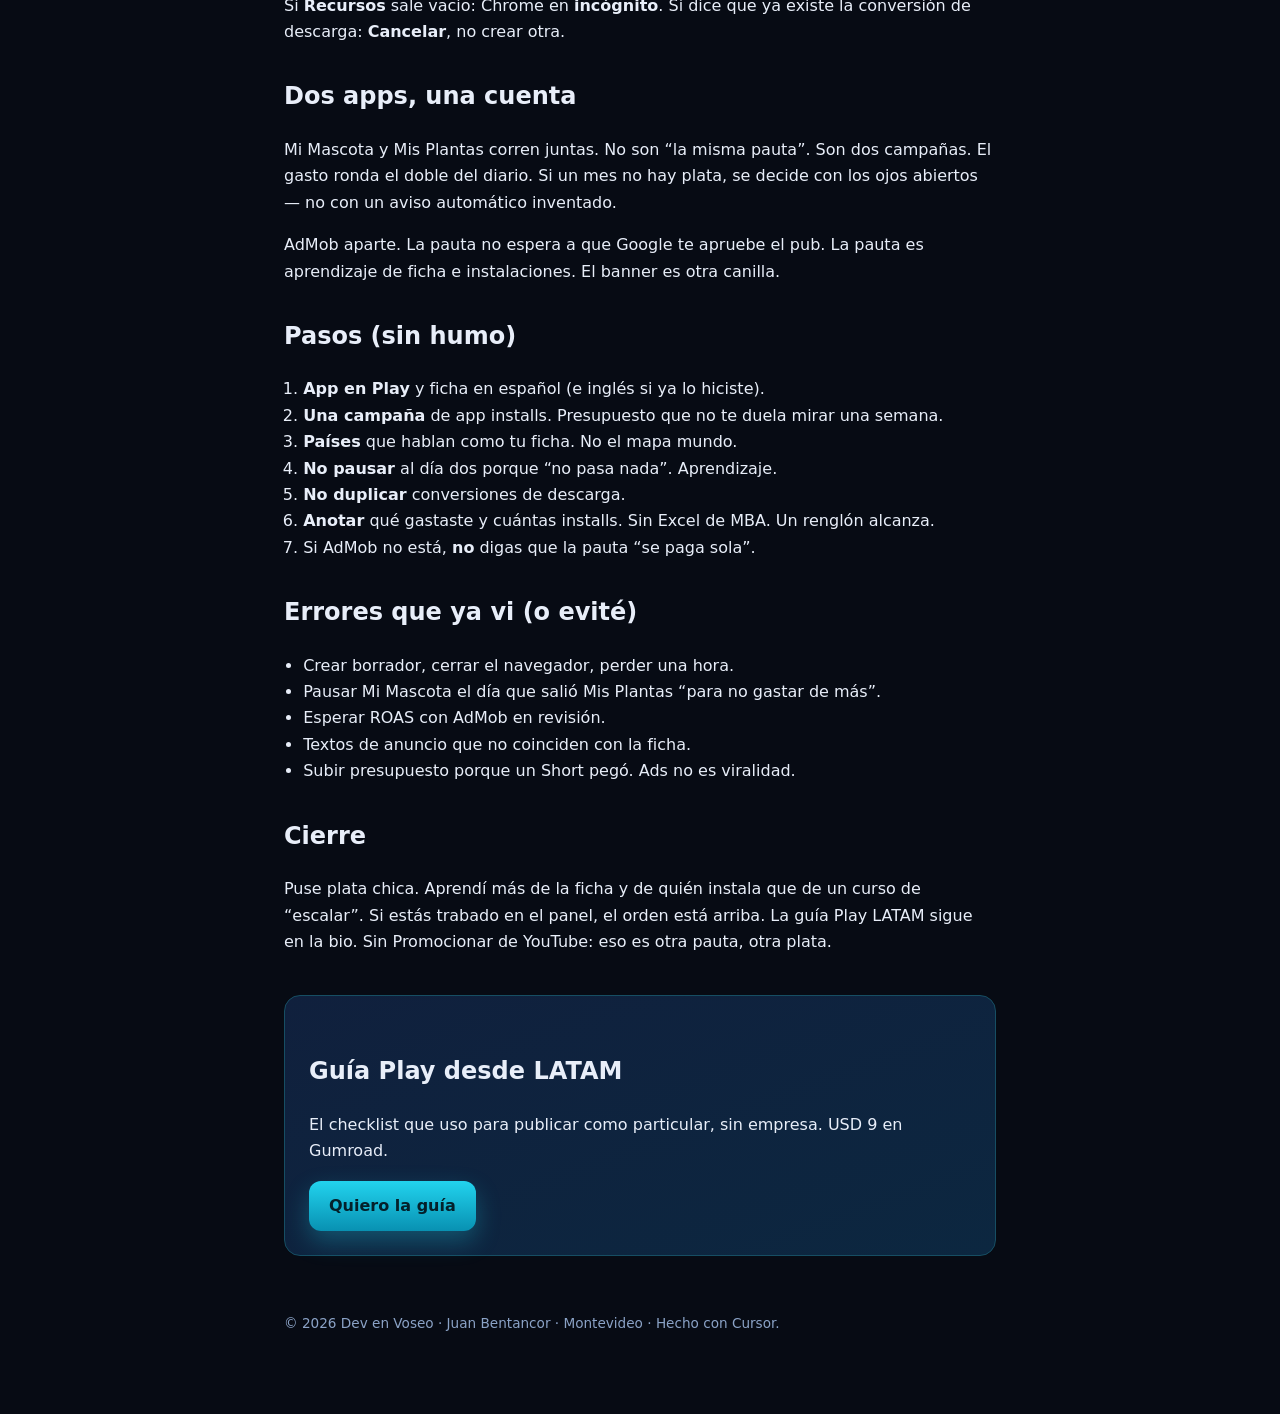
<file: dev-en-voseo/google-ads-app-mascotas.html>
<!DOCTYPE html>
<html lang="es">
<head>
<meta charset="utf-8">
<meta name="viewport" content="width=device-width, initial-scale=1">
<title>Gasté en Google Ads para Mi Mascota — qué valió y qué no · Dev en Voseo</title>
<meta name="description" content="Dos campañas a US$ 2,20/día (Mi Mascota + Mis Plantas). Qué mirar, qué no inventar, y por qué no pausar sin mirar. Sin humo de ROAS.">
<link rel="stylesheet" href="./estilos.css">
</head>
<body>
<div class="wrap">
<header class="site">
  <a class="brand" href="./"><span class="logo"></span>Dev en Voseo</a>
  <nav>
    <a href="./">Blog</a>
    <a href="./guia.html">Guía Play</a>
    <a href="./acerca.html">Acerca</a>
  </nav>
</header>

<article class="post">
  <p class="muted"><a href="./">← Blog</a></p>
  <h1>Gasté en Google Ads para Mi Mascota — qué valió y qué no</h1>
  <p>Publicaste la app. Hay ficha, hay idiomas, hay un banner. Y alguien te dice: “poné Ads”. Yo puse. No para “hacerme rico en una semana”. Para ver si alguien instala cuando no te conoce.</p>
<p>Esto es para quien ya tiene la app en Play y duda si tirar plata a Google Ads. No es para quien todavía no publicó. Semana 1 de este canal: publicar. Acá: pauta de app, con números chicos y sin inventar ROAS.</p>
<h2>El atasco no es “crear la campaña”</h2>
<p>El atasco real se ve así:</p>
<ul>
<li>Creás la campaña y <strong>Recursos de anuncio</strong> queda en blanco. Chrome normal. Volvés mañana.</li>
<li>Duplicás la conversión de descarga porque el panel te asusta. Después no sabés qué mide.</li>
<li>Pausás Mi Mascota para “probar” Mis Plantas. Perdés la señal que ya estaba aprendiendo.</li>
<li>Esperás que AdMob te pague la pauta. AdMob todavía no está aprobado. La pauta compra instalaciones, no te recupera el banner.</li>
</ul>
<p>Yo corre dos campañas en la misma cuenta: <strong>Mi Mascota</strong> y <strong>Mis Plantas</strong>. Cada una a <strong>US$ 2,20 por día</strong>. Países en español: Uruguay, Argentina, México, Chile, España. Sin EE.UU. Sin “todo el mundo”.</p>
<h2>Qué miré (y qué no)</h2>
<p>Miro instalaciones y si la gente abre la app. No invento un ROAS lindo si AdMob no cobra. Si el día sale caro y no hay installs, aflojo. Si hay installs y la ficha aguanta, dejo correr.</p>
<p>Lo que <strong>no</strong> hago:</p>
<ul>
<li>Pausar las dos a la vez “para ahorrar” sin mirar siete días.</li>
<li>Subir el presupuesto porque un día fue bueno.</li>
<li>Meter EE.UU. “porque hay más gente”.</li>
<li>Prometer en el anuncio “sin anuncios” si la ficha dice gratis con ads.</li>
</ul>
<h2>Cómo la armé (sin teatro)</h2>
<ol>
<li>Cuenta de Ads la misma que Play / el mail del proyecto.</li>
<li>Campaña de <strong>promoción de aplicaciones</strong> → descargas.</li>
<li>Elegí la app <strong>en ese paso</strong> (si no, después te pide conversión y te enreda).</li>
<li>Países chicos en español. Idioma español.</li>
<li>Textos cortos: títulos y descripciones de la ficha, no poesía.</li>
<li>Video corto 9:16 si lo tengo (Mis Plantas tiene uno). Si no, la campaña igual arranca con texto e imagen.</li>
<li>Puja: volumen de descargas. Presupuesto diario chico. Publicar, no “guardar borrador” eterno.</li>
</ol>
<p>Si <strong>Recursos</strong> sale vacío: Chrome en <strong>incógnito</strong>. Si dice que ya existe la conversión de descarga: <strong>Cancelar</strong>, no crear otra.</p>
<h2>Dos apps, una cuenta</h2>
<p>Mi Mascota y Mis Plantas corren juntas. No son “la misma pauta”. Son dos campañas. El gasto ronda el doble del diario. Si un mes no hay plata, se decide con los ojos abiertos — no con un aviso automático inventado.</p>
<p>AdMob aparte. La pauta no espera a que Google te apruebe el pub. La pauta es aprendizaje de ficha e instalaciones. El banner es otra canilla.</p>
<h2>Pasos (sin humo)</h2>
<ol>
<li><strong>App en Play</strong> y ficha en español (e inglés si ya lo hiciste).</li>
<li><strong>Una campaña</strong> de app installs. Presupuesto que no te duela mirar una semana.</li>
<li><strong>Países</strong> que hablan como tu ficha. No el mapa mundo.</li>
<li><strong>No pausar</strong> al día dos porque “no pasa nada”. Aprendizaje.</li>
<li><strong>No duplicar</strong> conversiones de descarga.</li>
<li><strong>Anotar</strong> qué gastaste y cuántas installs. Sin Excel de MBA. Un renglón alcanza.</li>
<li>Si AdMob no está, <strong>no</strong> digas que la pauta “se paga sola”.</li>
</ol>
<h2>Errores que ya vi (o evité)</h2>
<ul>
<li>Crear borrador, cerrar el navegador, perder una hora.</li>
<li>Pausar Mi Mascota el día que salió Mis Plantas “para no gastar de más”.</li>
<li>Esperar ROAS con AdMob en revisión.</li>
<li>Textos de anuncio que no coinciden con la ficha.</li>
<li>Subir presupuesto porque un Short pegó. Ads no es viralidad.</li>
</ul>
<h2>Cierre</h2>
<p>Puse plata chica. Aprendí más de la ficha y de quién instala que de un curso de “escalar”. Si estás trabado en el panel, el orden está arriba. La guía Play LATAM sigue en la bio. Sin Promocionar de YouTube: eso es otra pauta, otra plata.</p>
  <div class="cta-box">
    <h2>Guía Play desde LATAM</h2>
    <p>El checklist que uso para publicar como particular, sin empresa. USD 9 en Gumroad.</p>
    <a class="btn btn-cta" href="./guia.html">Quiero la guía</a>
  </div>
</article>

<footer>© 2026 Dev en Voseo · Juan Bentancor · Montevideo · Hecho con Cursor.</footer>
</div>
</body>
</html>
</file>
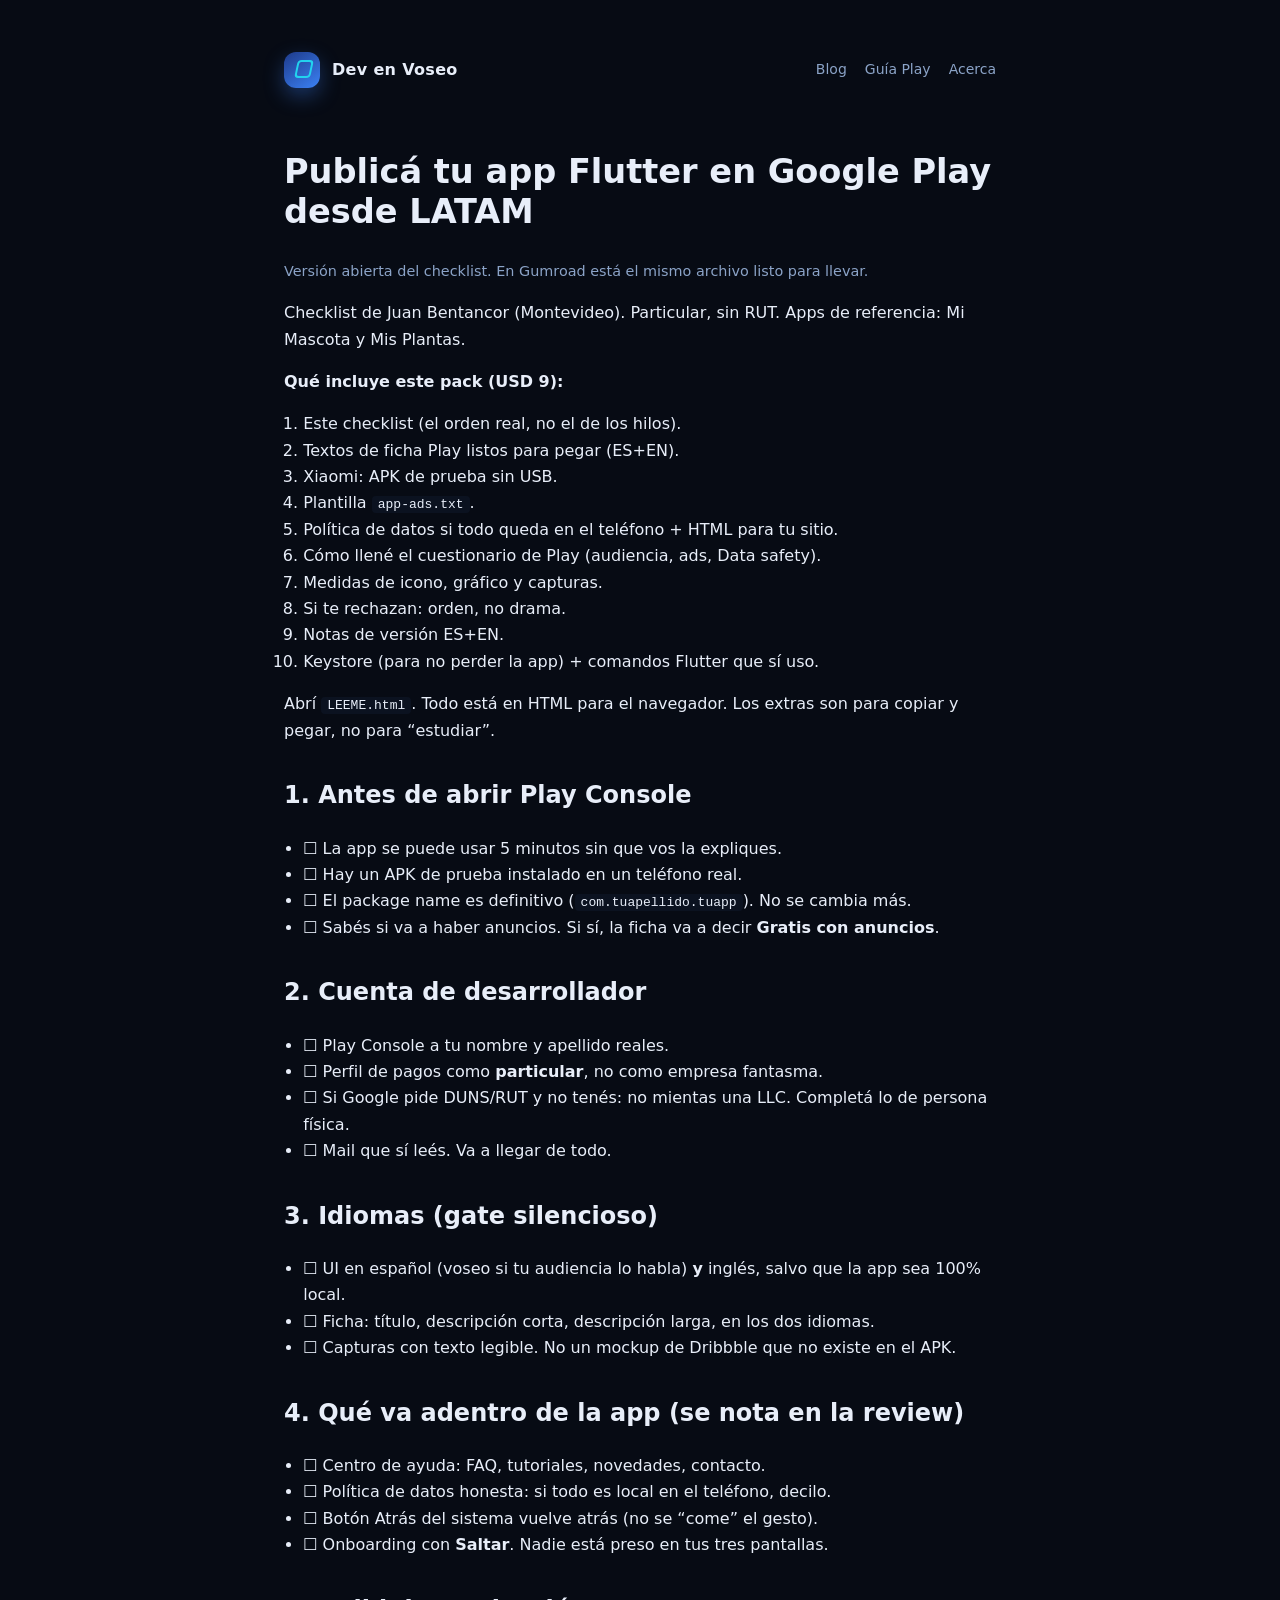
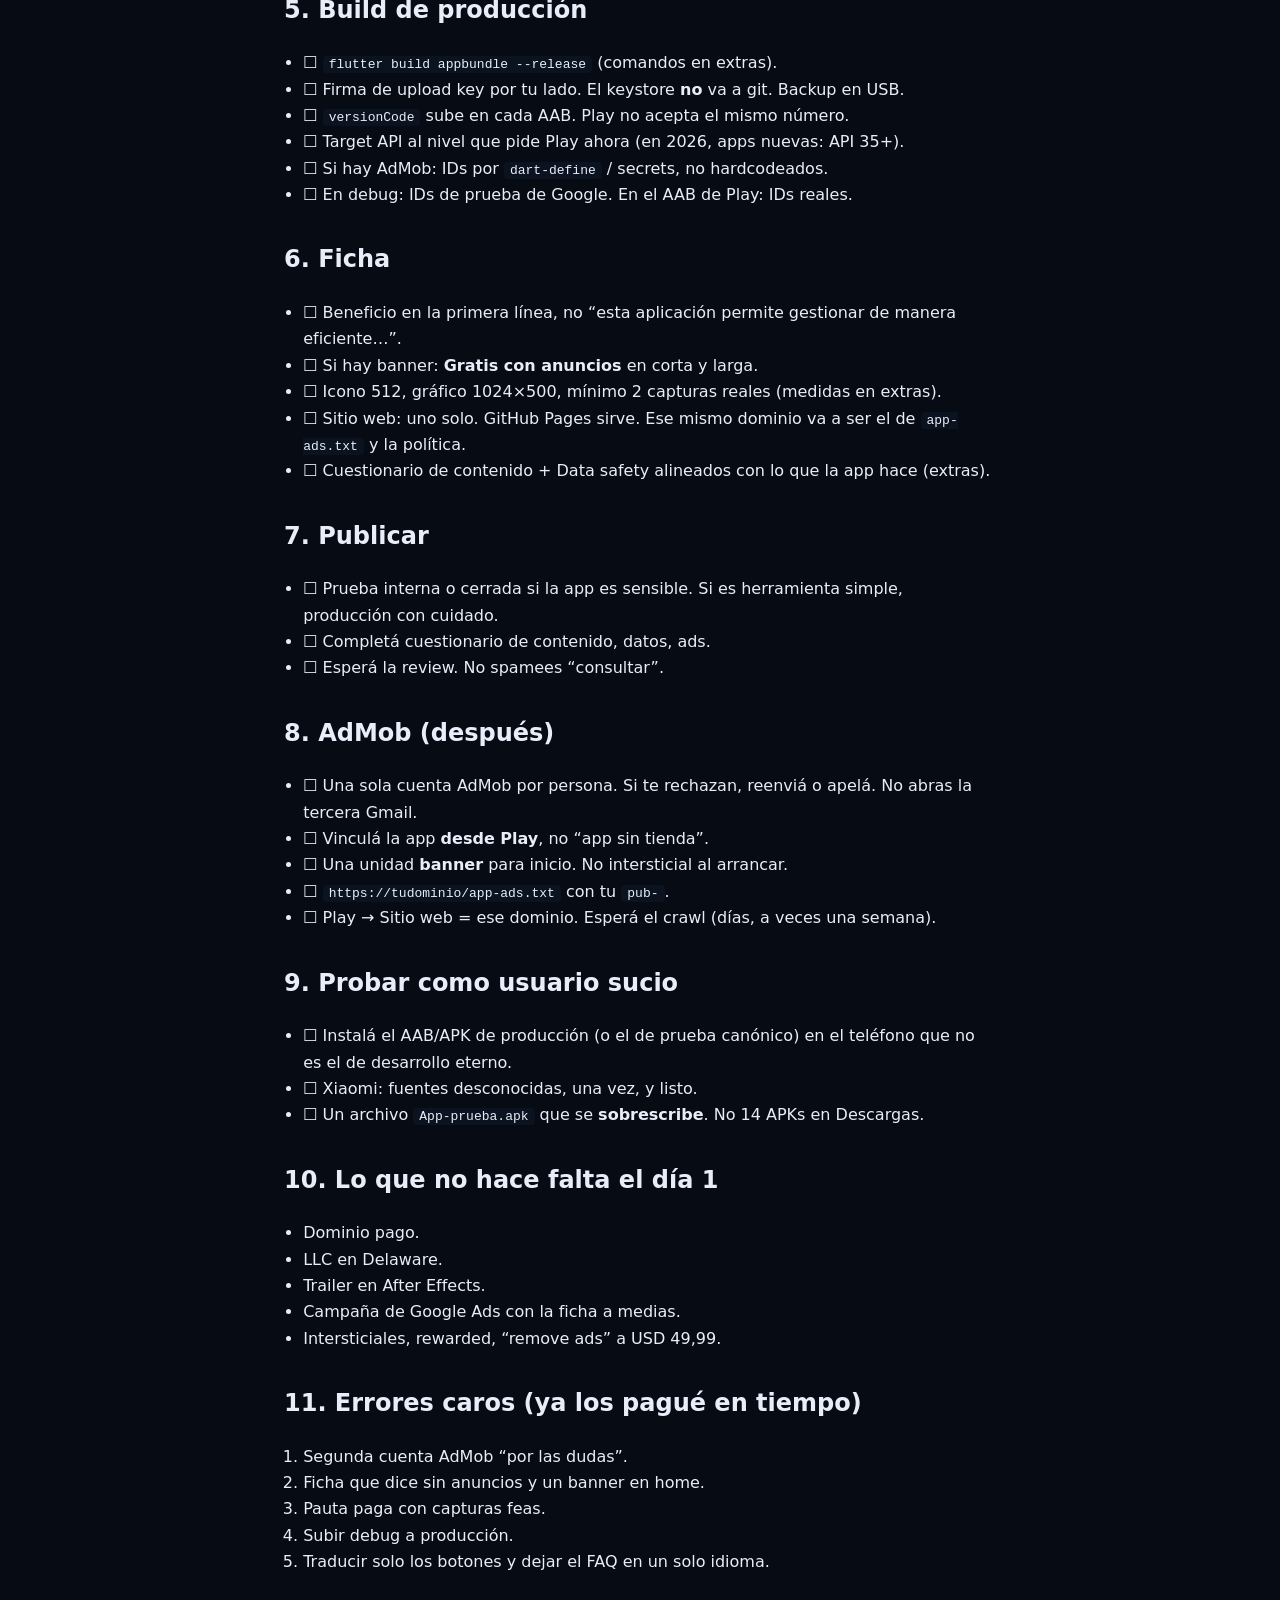
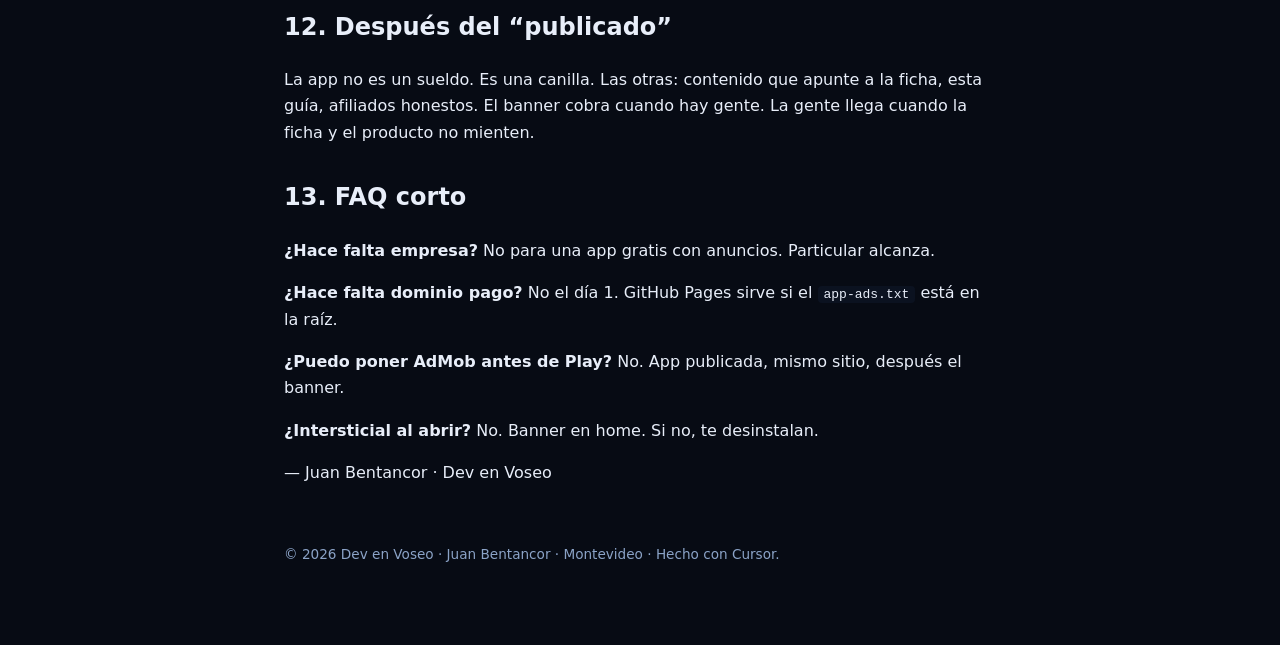
<file: dev-en-voseo/guia.html>
<!DOCTYPE html>
<html lang="es">
<head>
<meta charset="utf-8">
<meta name="viewport" content="width=device-width, initial-scale=1">
<title>Guía Play LATAM · Dev en Voseo</title>
<meta name="description" content="Dev en Voseo">
<link rel="stylesheet" href="./estilos.css">
</head>
<body>
<div class="wrap">
<header class="site">
  <a class="brand" href="./"><span class="logo"></span>Dev en Voseo</a>
  <nav>
    <a href="./">Blog</a>
    <a href="./guia.html">Guía Play</a>
    <a href="./acerca.html">Acerca</a>
  </nav>
</header>
<article class="post"><h1>Publicá tu app Flutter en Google Play desde LATAM</h1><p class="muted">Versión abierta del checklist. En Gumroad está el mismo archivo listo para llevar.</p><p>Checklist de Juan Bentancor (Montevideo). Particular, sin RUT. Apps de referencia: Mi Mascota y Mis Plantas.</p>
<p><strong>Qué incluye este pack (USD 9):</strong></p>
<ol>
<li>Este checklist (el orden real, no el de los hilos).</li>
<li>Textos de ficha Play listos para pegar (ES+EN).</li>
<li>Xiaomi: APK de prueba sin USB.</li>
<li>Plantilla <code>app-ads.txt</code>.</li>
<li>Política de datos si todo queda en el teléfono + HTML para tu sitio.</li>
<li>Cómo llené el cuestionario de Play (audiencia, ads, Data safety).</li>
<li>Medidas de icono, gráfico y capturas.</li>
<li>Si te rechazan: orden, no drama.</li>
<li>Notas de versión ES+EN.</li>
<li>Keystore (para no perder la app) + comandos Flutter que sí uso.</li>
</ol>
<p>Abrí <code>LEEME.html</code>. Todo está en HTML para el navegador. Los extras son para copiar y pegar, no para “estudiar”.</p>
<h2>1. Antes de abrir Play Console</h2>
<ul>
<li>☐ La app se puede usar 5 minutos sin que vos la expliques.</li>
<li>☐ Hay un APK de prueba instalado en un teléfono real.</li>
<li>☐ El package name es definitivo (<code>com.tuapellido.tuapp</code>). No se cambia más.</li>
<li>☐ Sabés si va a haber anuncios. Si sí, la ficha va a decir <strong>Gratis con anuncios</strong>.</li>
</ul>
<h2>2. Cuenta de desarrollador</h2>
<ul>
<li>☐ Play Console a tu nombre y apellido reales.</li>
<li>☐ Perfil de pagos como <strong>particular</strong>, no como empresa fantasma.</li>
<li>☐ Si Google pide DUNS/RUT y no tenés: no mientas una LLC. Completá lo de persona física.</li>
<li>☐ Mail que sí leés. Va a llegar de todo.</li>
</ul>
<h2>3. Idiomas (gate silencioso)</h2>
<ul>
<li>☐ UI en español (voseo si tu audiencia lo habla) <strong>y</strong> inglés, salvo que la app sea 100% local.</li>
<li>☐ Ficha: título, descripción corta, descripción larga, en los dos idiomas.</li>
<li>☐ Capturas con texto legible. No un mockup de Dribbble que no existe en el APK.</li>
</ul>
<h2>4. Qué va adentro de la app (se nota en la review)</h2>
<ul>
<li>☐ Centro de ayuda: FAQ, tutoriales, novedades, contacto.</li>
<li>☐ Política de datos honesta: si todo es local en el teléfono, decilo.</li>
<li>☐ Botón Atrás del sistema vuelve atrás (no se “come” el gesto).</li>
<li>☐ Onboarding con <strong>Saltar</strong>. Nadie está preso en tus tres pantallas.</li>
</ul>
<h2>5. Build de producción</h2>
<ul>
<li>☐ <code>flutter build appbundle --release</code> (comandos en extras).</li>
<li>☐ Firma de upload key por tu lado. El keystore <strong>no</strong> va a git. Backup en USB.</li>
<li>☐ <code>versionCode</code> sube en cada AAB. Play no acepta el mismo número.</li>
<li>☐ Target API al nivel que pide Play ahora (en 2026, apps nuevas: API 35+).</li>
<li>☐ Si hay AdMob: IDs por <code>dart-define</code> / secrets, no hardcodeados.</li>
<li>☐ En debug: IDs de prueba de Google. En el AAB de Play: IDs reales.</li>
</ul>
<h2>6. Ficha</h2>
<ul>
<li>☐ Beneficio en la primera línea, no “esta aplicación permite gestionar de manera eficiente…”.</li>
<li>☐ Si hay banner: <strong>Gratis con anuncios</strong> en corta y larga.</li>
<li>☐ Icono 512, gráfico 1024×500, mínimo 2 capturas reales (medidas en extras).</li>
<li>☐ Sitio web: uno solo. GitHub Pages sirve. Ese mismo dominio va a ser el de <code>app-ads.txt</code> y la política.</li>
<li>☐ Cuestionario de contenido + Data safety alineados con lo que la app hace (extras).</li>
</ul>
<h2>7. Publicar</h2>
<ul>
<li>☐ Prueba interna o cerrada si la app es sensible. Si es herramienta simple, producción con cuidado.</li>
<li>☐ Completá cuestionario de contenido, datos, ads.</li>
<li>☐ Esperá la review. No spamees “consultar”.</li>
</ul>
<h2>8. AdMob (después)</h2>
<ul>
<li>☐ Una sola cuenta AdMob por persona. Si te rechazan, reenviá o apelá. No abras la tercera Gmail.</li>
<li>☐ Vinculá la app <strong>desde Play</strong>, no “app sin tienda”.</li>
<li>☐ Una unidad <strong>banner</strong> para inicio. No intersticial al arrancar.</li>
<li>☐ <code>https://tudominio/app-ads.txt</code> con tu <code>pub-</code>.</li>
<li>☐ Play → Sitio web = ese dominio. Esperá el crawl (días, a veces una semana).</li>
</ul>
<h2>9. Probar como usuario sucio</h2>
<ul>
<li>☐ Instalá el AAB/APK de producción (o el de prueba canónico) en el teléfono que no es el de desarrollo eterno.</li>
<li>☐ Xiaomi: fuentes desconocidas, una vez, y listo.</li>
<li>☐ Un archivo <code>App-prueba.apk</code> que se <strong>sobrescribe</strong>. No 14 APKs en Descargas.</li>
</ul>
<h2>10. Lo que no hace falta el día 1</h2>
<ul>
<li>Dominio pago.</li>
<li>LLC en Delaware.</li>
<li>Trailer en After Effects.</li>
<li>Campaña de Google Ads con la ficha a medias.</li>
<li>Intersticiales, rewarded, “remove ads” a USD 49,99.</li>
</ul>
<h2>11. Errores caros (ya los pagué en tiempo)</h2>
<ol>
<li>Segunda cuenta AdMob “por las dudas”.</li>
<li>Ficha que dice sin anuncios y un banner en home.</li>
<li>Pauta paga con capturas feas.</li>
<li>Subir debug a producción.</li>
<li>Traducir solo los botones y dejar el FAQ en un solo idioma.</li>
</ol>
<h2>12. Después del “publicado”</h2>
<p>La app no es un sueldo. Es una canilla. Las otras: contenido que apunte a la ficha, esta guía, afiliados honestos. El banner cobra cuando hay gente. La gente llega cuando la ficha y el producto no mienten.</p>
<h2>13. FAQ corto</h2>
<p><strong>¿Hace falta empresa?</strong> No para una app gratis con anuncios. Particular alcanza.</p>
<p><strong>¿Hace falta dominio pago?</strong> No el día 1. GitHub Pages sirve si el <code>app-ads.txt</code> está en la raíz.</p>
<p><strong>¿Puedo poner AdMob antes de Play?</strong> No. App publicada, mismo sitio, después el banner.</p>
<p><strong>¿Intersticial al abrir?</strong> No. Banner en home. Si no, te desinstalan.</p>
<p>— Juan Bentancor · Dev en Voseo</p></article>
<footer>© 2026 Dev en Voseo · Juan Bentancor · Montevideo · Hecho con Cursor.</footer>
</div>
</body>
</html>
</file>
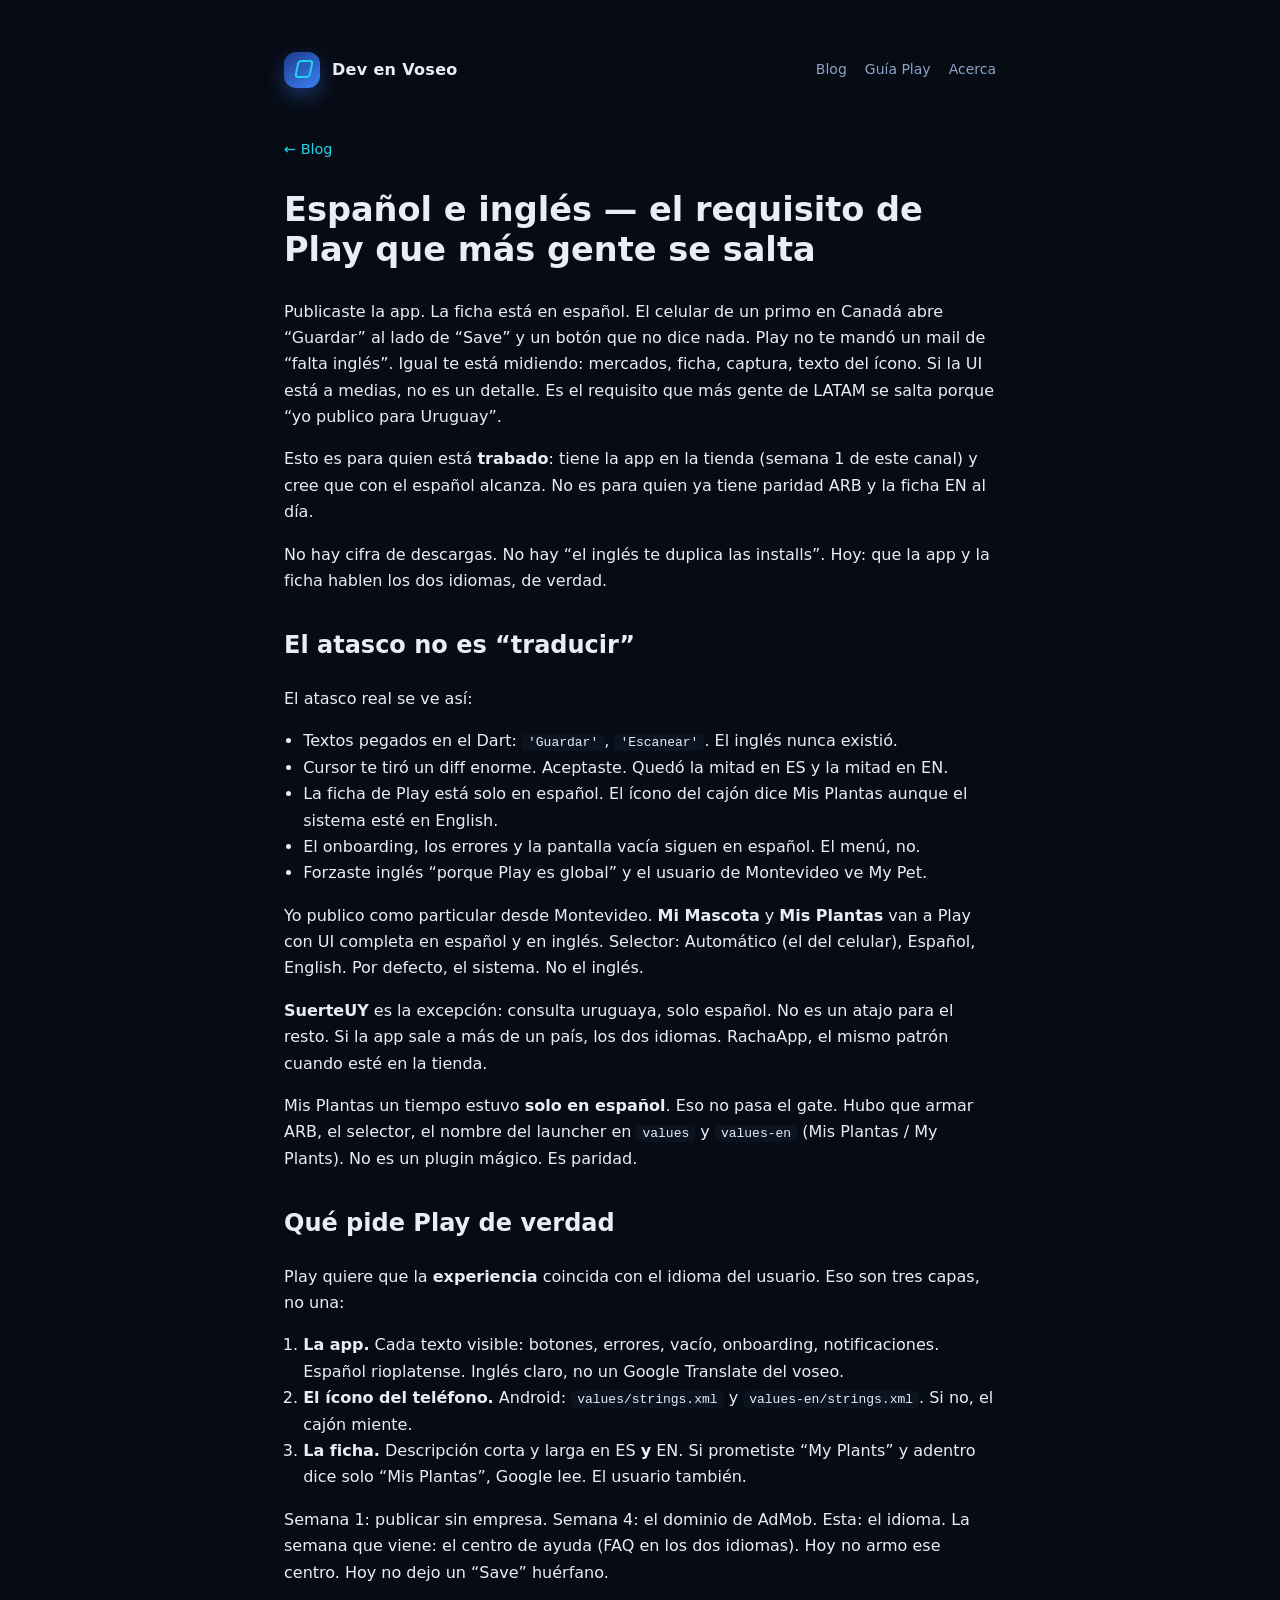
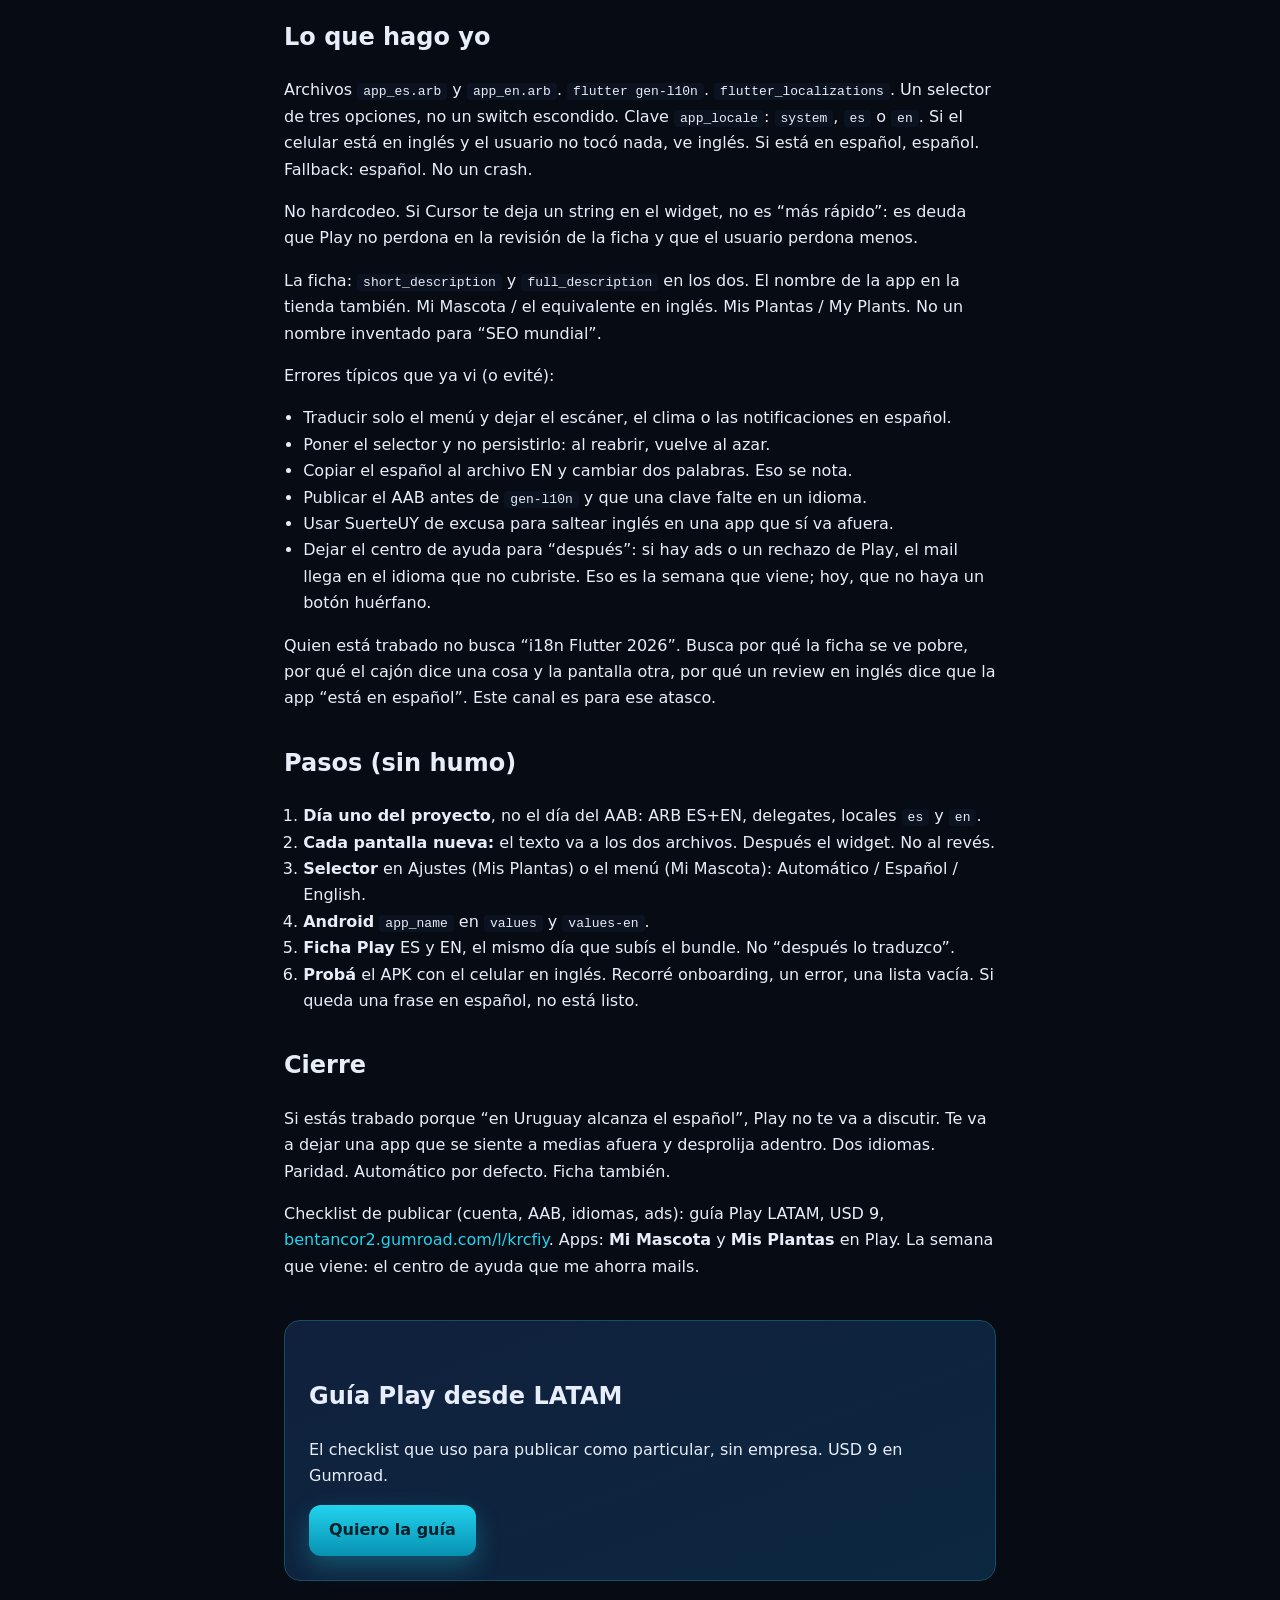
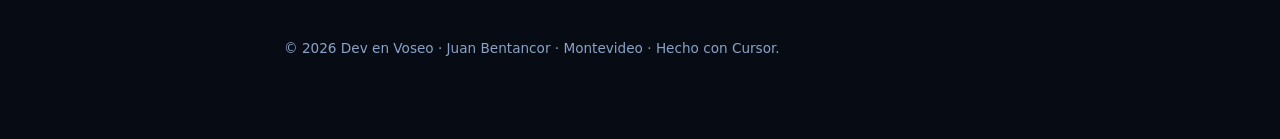
<file: dev-en-voseo/i18n-espanol-ingles-google-play.html>
<!DOCTYPE html>
<html lang="es">
<head>
<meta charset="utf-8">
<meta name="viewport" content="width=device-width, initial-scale=1">
<title>Español e inglés — el requisito de Play que más gente se salta · Dev en Voseo</title>
<meta name="description" content="Play no es solo la ficha en español. UI completa ES+EN, selector Automático, ficha en los dos idiomas. Lo que hago en Mi Mascota y Mis Plantas.">
<link rel="stylesheet" href="./estilos.css">
</head>
<body>
<div class="wrap">
<header class="site">
  <a class="brand" href="./"><span class="logo"></span>Dev en Voseo</a>
  <nav>
    <a href="./">Blog</a>
    <a href="./guia.html">Guía Play</a>
    <a href="./acerca.html">Acerca</a>
  </nav>
</header>

<article class="post">
  <p class="muted"><a href="./">← Blog</a></p>
  <h1>Español e inglés — el requisito de Play que más gente se salta</h1>
  <p>Publicaste la app. La ficha está en español. El celular de un primo en Canadá abre “Guardar” al lado de “Save” y un botón que no dice nada. Play no te mandó un mail de “falta inglés”. Igual te está midiendo: mercados, ficha, captura, texto del ícono. Si la UI está a medias, no es un detalle. Es el requisito que más gente de LATAM se salta porque “yo publico para Uruguay”.</p>
<p>Esto es para quien está <strong>trabado</strong>: tiene la app en la tienda (semana 1 de este canal) y cree que con el español alcanza. No es para quien ya tiene paridad ARB y la ficha EN al día.</p>
<p>No hay cifra de descargas. No hay “el inglés te duplica las installs”. Hoy: que la app y la ficha hablen los dos idiomas, de verdad.</p>
<h2>El atasco no es “traducir”</h2>
<p>El atasco real se ve así:</p>
<ul>
<li>Textos pegados en el Dart: <code>'Guardar'</code>, <code>'Escanear'</code>. El inglés nunca existió.</li>
<li>Cursor te tiró un diff enorme. Aceptaste. Quedó la mitad en ES y la mitad en EN.</li>
<li>La ficha de Play está solo en español. El ícono del cajón dice Mis Plantas aunque el sistema esté en English.</li>
<li>El onboarding, los errores y la pantalla vacía siguen en español. El menú, no.</li>
<li>Forzaste inglés “porque Play es global” y el usuario de Montevideo ve My Pet.</li>
</ul>
<p>Yo publico como particular desde Montevideo. <strong>Mi Mascota</strong> y <strong>Mis Plantas</strong> van a Play con UI completa en español y en inglés. Selector: Automático (el del celular), Español, English. Por defecto, el sistema. No el inglés.</p>
<p><strong>SuerteUY</strong> es la excepción: consulta uruguaya, solo español. No es un atajo para el resto. Si la app sale a más de un país, los dos idiomas. RachaApp, el mismo patrón cuando esté en la tienda.</p>
<p>Mis Plantas un tiempo estuvo <strong>solo en español</strong>. Eso no pasa el gate. Hubo que armar ARB, el selector, el nombre del launcher en <code>values</code> y <code>values-en</code> (Mis Plantas / My Plants). No es un plugin mágico. Es paridad.</p>
<h2>Qué pide Play de verdad</h2>
<p>Play quiere que la <strong>experiencia</strong> coincida con el idioma del usuario. Eso son tres capas, no una:</p>
<ol>
<li><strong>La app.</strong> Cada texto visible: botones, errores, vacío, onboarding, notificaciones. Español rioplatense. Inglés claro, no un Google Translate del voseo.</li>
<li><strong>El ícono del teléfono.</strong> Android: <code>values/strings.xml</code> y <code>values-en/strings.xml</code>. Si no, el cajón miente.</li>
<li><strong>La ficha.</strong> Descripción corta y larga en ES <strong>y</strong> EN. Si prometiste “My Plants” y adentro dice solo “Mis Plantas”, Google lee. El usuario también.</li>
</ol>
<p>Semana 1: publicar sin empresa. Semana 4: el dominio de AdMob. Esta: el idioma. La semana que viene: el centro de ayuda (FAQ en los dos idiomas). Hoy no armo ese centro. Hoy no dejo un “Save” huérfano.</p>
<h2>Lo que hago yo</h2>
<p>Archivos <code>app_es.arb</code> y <code>app_en.arb</code>. <code>flutter gen-l10n</code>. <code>flutter_localizations</code>. Un selector de tres opciones, no un switch escondido. Clave <code>app_locale</code>: <code>system</code>, <code>es</code> o <code>en</code>. Si el celular está en inglés y el usuario no tocó nada, ve inglés. Si está en español, español. Fallback: español. No un crash.</p>
<p>No hardcodeo. Si Cursor te deja un string en el widget, no es “más rápido”: es deuda que Play no perdona en la revisión de la ficha y que el usuario perdona menos.</p>
<p>La ficha: <code>short_description</code> y <code>full_description</code> en los dos. El nombre de la app en la tienda también. Mi Mascota / el equivalente en inglés. Mis Plantas / My Plants. No un nombre inventado para “SEO mundial”.</p>
<p>Errores típicos que ya vi (o evité):</p>
<ul>
<li>Traducir solo el menú y dejar el escáner, el clima o las notificaciones en español.</li>
<li>Poner el selector y no persistirlo: al reabrir, vuelve al azar.</li>
<li>Copiar el español al archivo EN y cambiar dos palabras. Eso se nota.</li>
<li>Publicar el AAB antes de <code>gen-l10n</code> y que una clave falte en un idioma.</li>
<li>Usar SuerteUY de excusa para saltear inglés en una app que sí va afuera.</li>
<li>Dejar el centro de ayuda para “después”: si hay ads o un rechazo de Play, el mail llega en el idioma que no cubriste. Eso es la semana que viene; hoy, que no haya un botón huérfano.</li>
</ul>
<p>Quien está trabado no busca “i18n Flutter 2026”. Busca por qué la ficha se ve pobre, por qué el cajón dice una cosa y la pantalla otra, por qué un review en inglés dice que la app “está en español”. Este canal es para ese atasco.</p>
<h2>Pasos (sin humo)</h2>
<ol>
<li><strong>Día uno del proyecto</strong>, no el día del AAB: ARB ES+EN, delegates, locales <code>es</code> y <code>en</code>.</li>
<li><strong>Cada pantalla nueva:</strong> el texto va a los dos archivos. Después el widget. No al revés.</li>
<li><strong>Selector</strong> en Ajustes (Mis Plantas) o el menú (Mi Mascota): Automático / Español / English.</li>
<li><strong>Android</strong> <code>app_name</code> en <code>values</code> y <code>values-en</code>.</li>
<li><strong>Ficha Play</strong> ES y EN, el mismo día que subís el bundle. No “después lo traduzco”.</li>
<li><strong>Probá</strong> el APK con el celular en inglés. Recorré onboarding, un error, una lista vacía. Si queda una frase en español, no está listo.</li>
</ol>
<h2>Cierre</h2>
<p>Si estás trabado porque “en Uruguay alcanza el español”, Play no te va a discutir. Te va a dejar una app que se siente a medias afuera y desprolija adentro. Dos idiomas. Paridad. Automático por defecto. Ficha también.</p>
<p>Checklist de publicar (cuenta, AAB, idiomas, ads): guía Play LATAM, USD 9, <a href="https://bentancor2.gumroad.com/l/krcfiy">bentancor2.gumroad.com/l/krcfiy</a>. Apps: <strong>Mi Mascota</strong> y <strong>Mis Plantas</strong> en Play. La semana que viene: el centro de ayuda que me ahorra mails.</p>
  <div class="cta-box">
    <h2>Guía Play desde LATAM</h2>
    <p>El checklist que uso para publicar como particular, sin empresa. USD 9 en Gumroad.</p>
    <a class="btn btn-cta" href="./guia.html">Quiero la guía</a>
  </div>
</article>

<footer>© 2026 Dev en Voseo · Juan Bentancor · Montevideo · Hecho con Cursor.</footer>
</div>
</body>
</html>
</file>
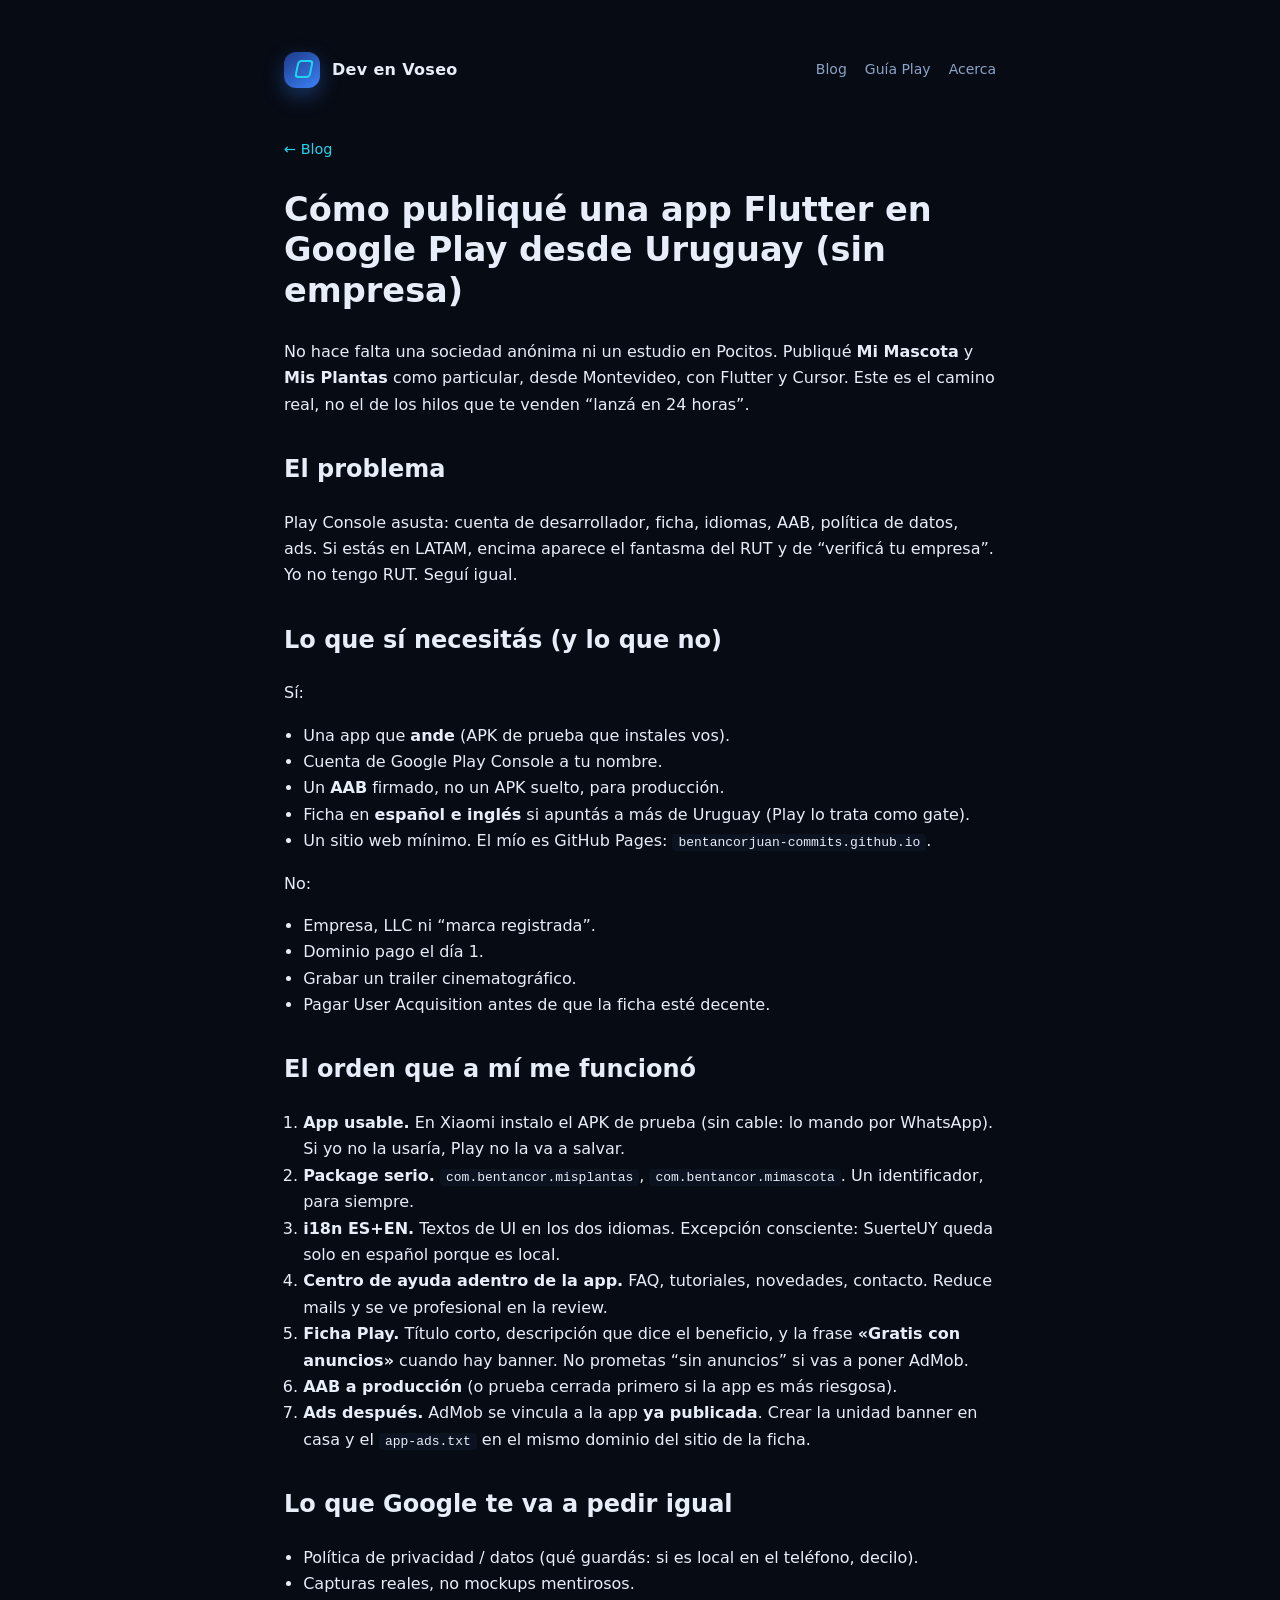
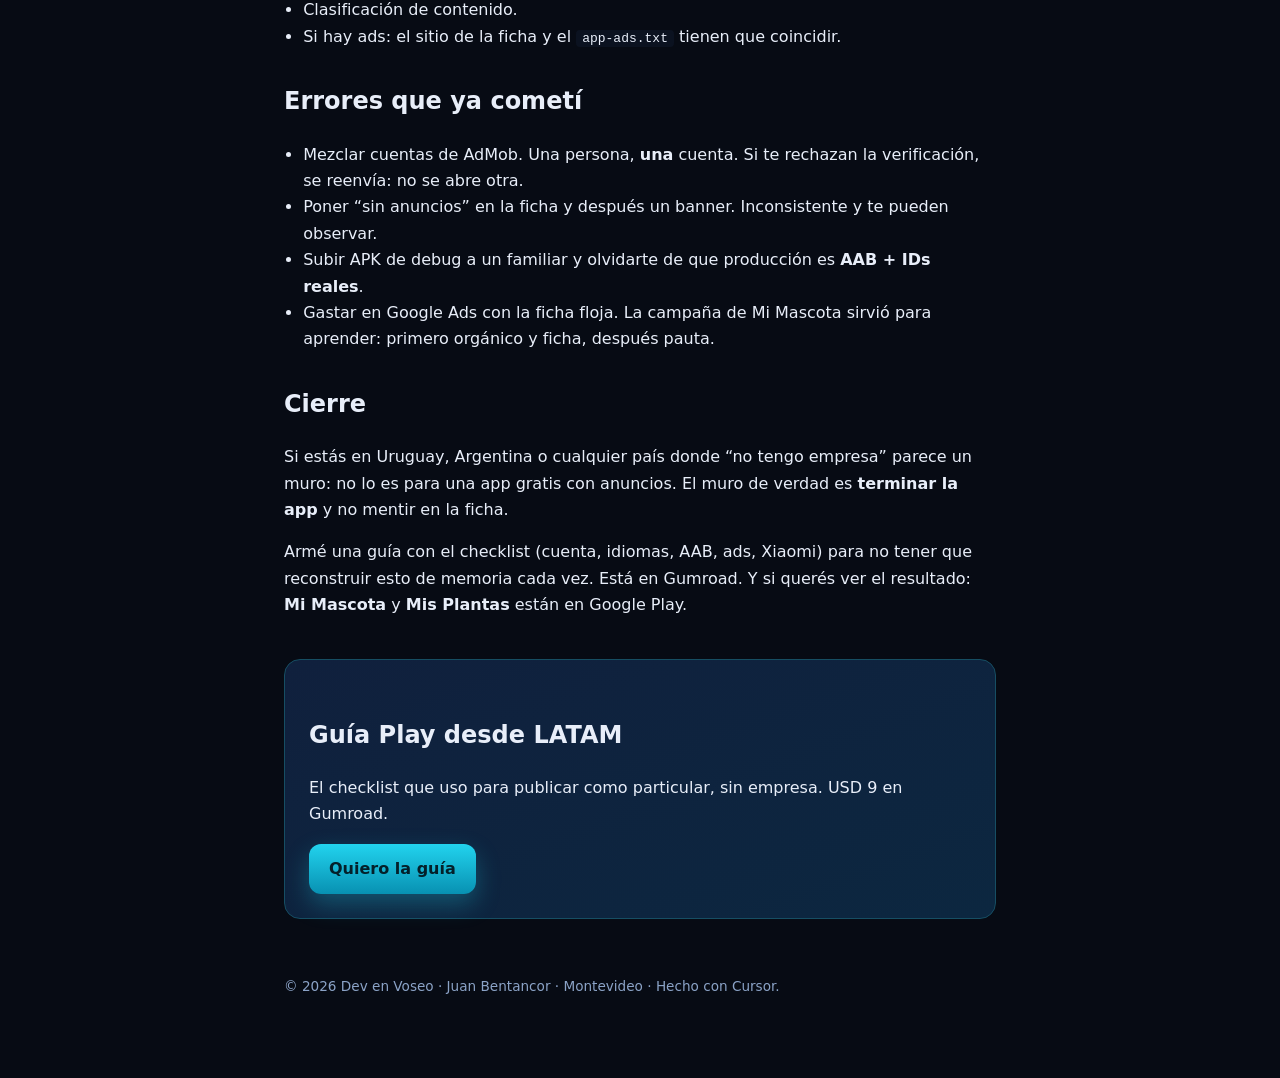
<file: dev-en-voseo/publicar-app-flutter-google-play-uruguay.html>
<!DOCTYPE html>
<html lang="es">
<head>
<meta charset="utf-8">
<meta name="viewport" content="width=device-width, initial-scale=1">
<title>Cómo publiqué una app Flutter en Google Play desde Uruguay (sin empresa) · Dev en Voseo</title>
<meta name="description" content="El camino real, sin RUT y sin agencia: cuenta Play, AAB, idiomas y lo que Google sí te pide.">
<link rel="stylesheet" href="./estilos.css">
</head>
<body>
<div class="wrap">
<header class="site">
  <a class="brand" href="./"><span class="logo"></span>Dev en Voseo</a>
  <nav>
    <a href="./">Blog</a>
    <a href="./guia.html">Guía Play</a>
    <a href="./acerca.html">Acerca</a>
  </nav>
</header>

<article class="post">
  <p class="muted"><a href="./">← Blog</a></p>
  <h1>Cómo publiqué una app Flutter en Google Play desde Uruguay (sin empresa)</h1>
  <p>No hace falta una sociedad anónima ni un estudio en Pocitos. Publiqué <strong>Mi Mascota</strong> y <strong>Mis Plantas</strong> como particular, desde Montevideo, con Flutter y Cursor. Este es el camino real, no el de los hilos que te venden “lanzá en 24 horas”.</p>
<h2>El problema</h2>
<p>Play Console asusta: cuenta de desarrollador, ficha, idiomas, AAB, política de datos, ads. Si estás en LATAM, encima aparece el fantasma del RUT y de “verificá tu empresa”. Yo no tengo RUT. Seguí igual.</p>
<h2>Lo que sí necesitás (y lo que no)</h2>
<p>Sí:</p>
<ul>
<li>Una app que <strong>ande</strong> (APK de prueba que instales vos).</li>
<li>Cuenta de Google Play Console a tu nombre.</li>
<li>Un <strong>AAB</strong> firmado, no un APK suelto, para producción.</li>
<li>Ficha en <strong>español e inglés</strong> si apuntás a más de Uruguay (Play lo trata como gate).</li>
<li>Un sitio web mínimo. El mío es GitHub Pages: <code>bentancorjuan-commits.github.io</code>.</li>
</ul>
<p>No:</p>
<ul>
<li>Empresa, LLC ni “marca registrada”.</li>
<li>Dominio pago el día 1.</li>
<li>Grabar un trailer cinematográfico.</li>
<li>Pagar User Acquisition antes de que la ficha esté decente.</li>
</ul>
<h2>El orden que a mí me funcionó</h2>
<ol>
<li><strong>App usable.</strong> En Xiaomi instalo el APK de prueba (sin cable: lo mando por WhatsApp). Si yo no la usaría, Play no la va a salvar.</li>
<li><strong>Package serio.</strong> <code>com.bentancor.misplantas</code>, <code>com.bentancor.mimascota</code>. Un identificador, para siempre.</li>
<li><strong>i18n ES+EN.</strong> Textos de UI en los dos idiomas. Excepción consciente: SuerteUY queda solo en español porque es local.</li>
<li><strong>Centro de ayuda adentro de la app.</strong> FAQ, tutoriales, novedades, contacto. Reduce mails y se ve profesional en la review.</li>
<li><strong>Ficha Play.</strong> Título corto, descripción que dice el beneficio, y la frase <strong>«Gratis con anuncios»</strong> cuando hay banner. No prometas “sin anuncios” si vas a poner AdMob.</li>
<li><strong>AAB a producción</strong> (o prueba cerrada primero si la app es más riesgosa).</li>
<li><strong>Ads después.</strong> AdMob se vincula a la app <strong>ya publicada</strong>. Crear la unidad banner en casa y el <code>app-ads.txt</code> en el mismo dominio del sitio de la ficha.</li>
</ol>
<h2>Lo que Google te va a pedir igual</h2>
<ul>
<li>Política de privacidad / datos (qué guardás: si es local en el teléfono, decilo).</li>
<li>Capturas reales, no mockups mentirosos.</li>
<li>Clasificación de contenido.</li>
<li>Si hay ads: el sitio de la ficha y el <code>app-ads.txt</code> tienen que coincidir.</li>
</ul>
<h2>Errores que ya cometí</h2>
<ul>
<li>Mezclar cuentas de AdMob. Una persona, <strong>una</strong> cuenta. Si te rechazan la verificación, se reenvía: no se abre otra.</li>
<li>Poner “sin anuncios” en la ficha y después un banner. Inconsistente y te pueden observar.</li>
<li>Subir APK de debug a un familiar y olvidarte de que producción es <strong>AAB + IDs reales</strong>.</li>
<li>Gastar en Google Ads con la ficha floja. La campaña de Mi Mascota sirvió para aprender: primero orgánico y ficha, después pauta.</li>
</ul>
<h2>Cierre</h2>
<p>Si estás en Uruguay, Argentina o cualquier país donde “no tengo empresa” parece un muro: no lo es para una app gratis con anuncios. El muro de verdad es <strong>terminar la app</strong> y no mentir en la ficha.</p>
<p>Armé una guía con el checklist (cuenta, idiomas, AAB, ads, Xiaomi) para no tener que reconstruir esto de memoria cada vez. Está en Gumroad. Y si querés ver el resultado: <strong>Mi Mascota</strong> y <strong>Mis Plantas</strong> están en Google Play.</p>
  <div class="cta-box">
    <h2>Guía Play desde LATAM</h2>
    <p>El checklist que uso para publicar como particular, sin empresa. USD 9 en Gumroad.</p>
    <a class="btn btn-cta" href="./guia.html">Quiero la guía</a>
  </div>
</article>

<footer>© 2026 Dev en Voseo · Juan Bentancor · Montevideo · Hecho con Cursor.</footer>
</div>
</body>
</html>
</file>
<file: dev-en-voseo/estilos.css>
:root {
  --bg: #070b14;
  --bg2: #10182a;
  --card: #121b30;
  --azul: #3b82f6;
  --cta: #22d3ee;
  --cta-hot: #06b6d4;
  --txt: #e8eef9;
  --muted: #8ba3c7;
}
* { box-sizing: border-box; }
html, body { margin: 0; background: var(--bg); color: var(--txt); font-family: "Segoe UI", system-ui, sans-serif; line-height: 1.65; }
a { color: var(--cta); text-decoration: none; }
a:hover { text-decoration: underline; }
.wrap { max-width: 760px; margin: 0 auto; padding: 32px 24px 80px; }
header.site { display: flex; justify-content: space-between; align-items: center; padding: 20px 0 36px; }
.brand { display: flex; gap: 12px; align-items: center; color: var(--txt); font-weight: 700; letter-spacing: .02em; }
.logo { width: 36px; height: 36px; border-radius: 12px; background: linear-gradient(145deg,#1e3a8a,#3b82f6); box-shadow: 0 8px 20px rgba(59,130,246,.35); position: relative; }
.logo:after { content: ""; position: absolute; inset: 8px 8px 10px 12px; border: 2px solid #22d3ee; border-radius: 4px; transform: skewX(-12deg); }
nav { display: flex; gap: 18px; font-size: 14px; color: var(--muted); }
nav a { color: var(--muted); }
.hero h1 { font-size: clamp(2rem, 5vw, 3.1rem); line-height: 1.15; margin: 0 0 12px; }
.hero p { color: var(--muted); font-size: 1.1rem; margin: 0 0 28px; }
.btn { display: inline-block; background: #2563eb; color: white !important; padding: 12px 20px; border-radius: 12px; font-weight: 600; text-decoration: none !important; }
.btn-cta { background: linear-gradient(180deg, #22d3ee, #0891b2); color: #04202a !important; box-shadow: 0 10px 24px rgba(34,211,238,.28); }
.grid { display: grid; gap: 16px; margin-top: 36px; }
article.card, .card { background: var(--card); border: 1px solid #1e2d4a; border-radius: 16px; padding: 22px 24px; box-shadow: 0 12px 30px rgba(0,0,0,.25); }
.card h2 { margin: 0 0 8px; font-size: 1.25rem; }
.card h2 a { color: var(--txt); }
.muted { color: var(--muted); font-size: .9rem; }
.post h1 { font-size: 2.1rem; line-height: 1.2; }
.post h2 { margin-top: 2rem; }
.post ul, .post ol { padding-left: 1.2rem; }
.post code { background: #0b1220; padding: 1px 6px; border-radius: 4px; }
.post pre { background: #0b1220; padding: 16px; border-radius: 12px; overflow: auto; }
.cta-box { margin-top: 40px; padding: 24px; border-radius: 16px; background: linear-gradient(160deg,#10203d,#0c2740); border: 1px solid #164e63; }
footer { margin-top: 56px; color: var(--muted); font-size: .85rem; }
</file>
